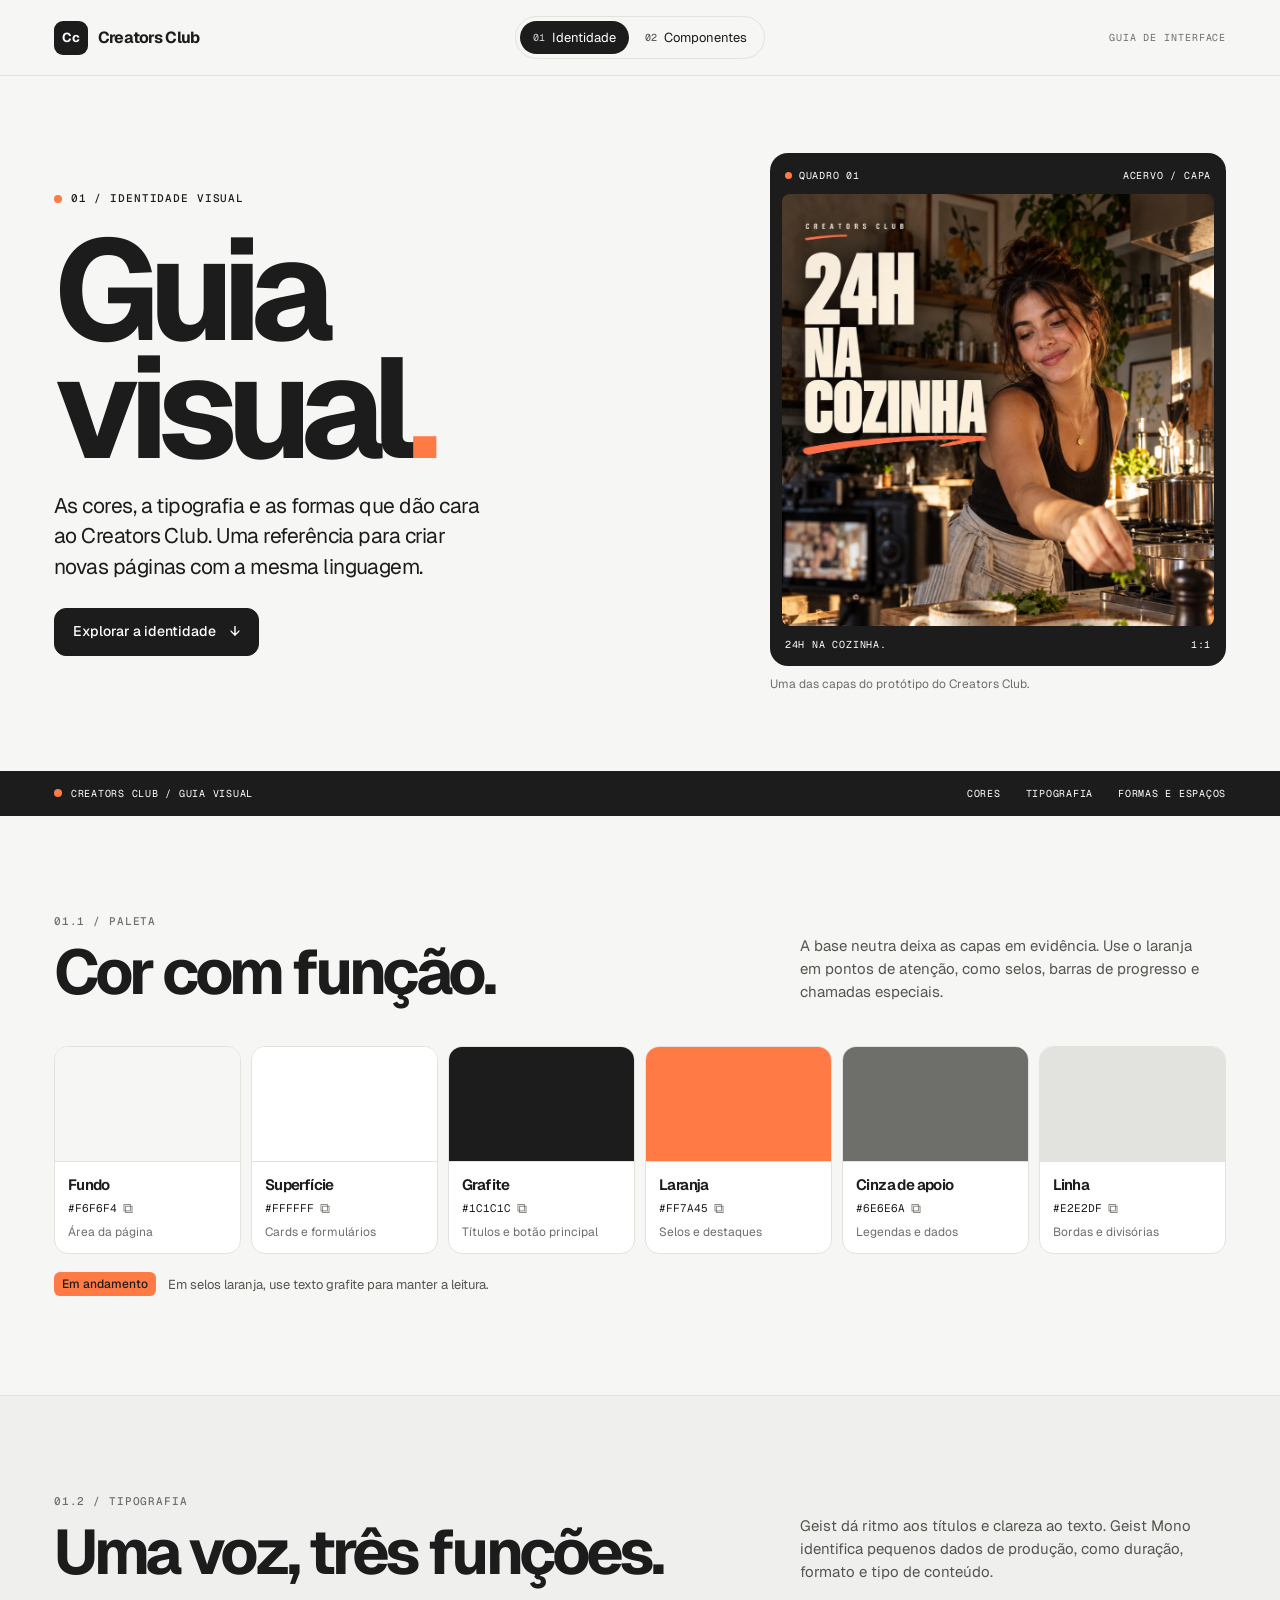
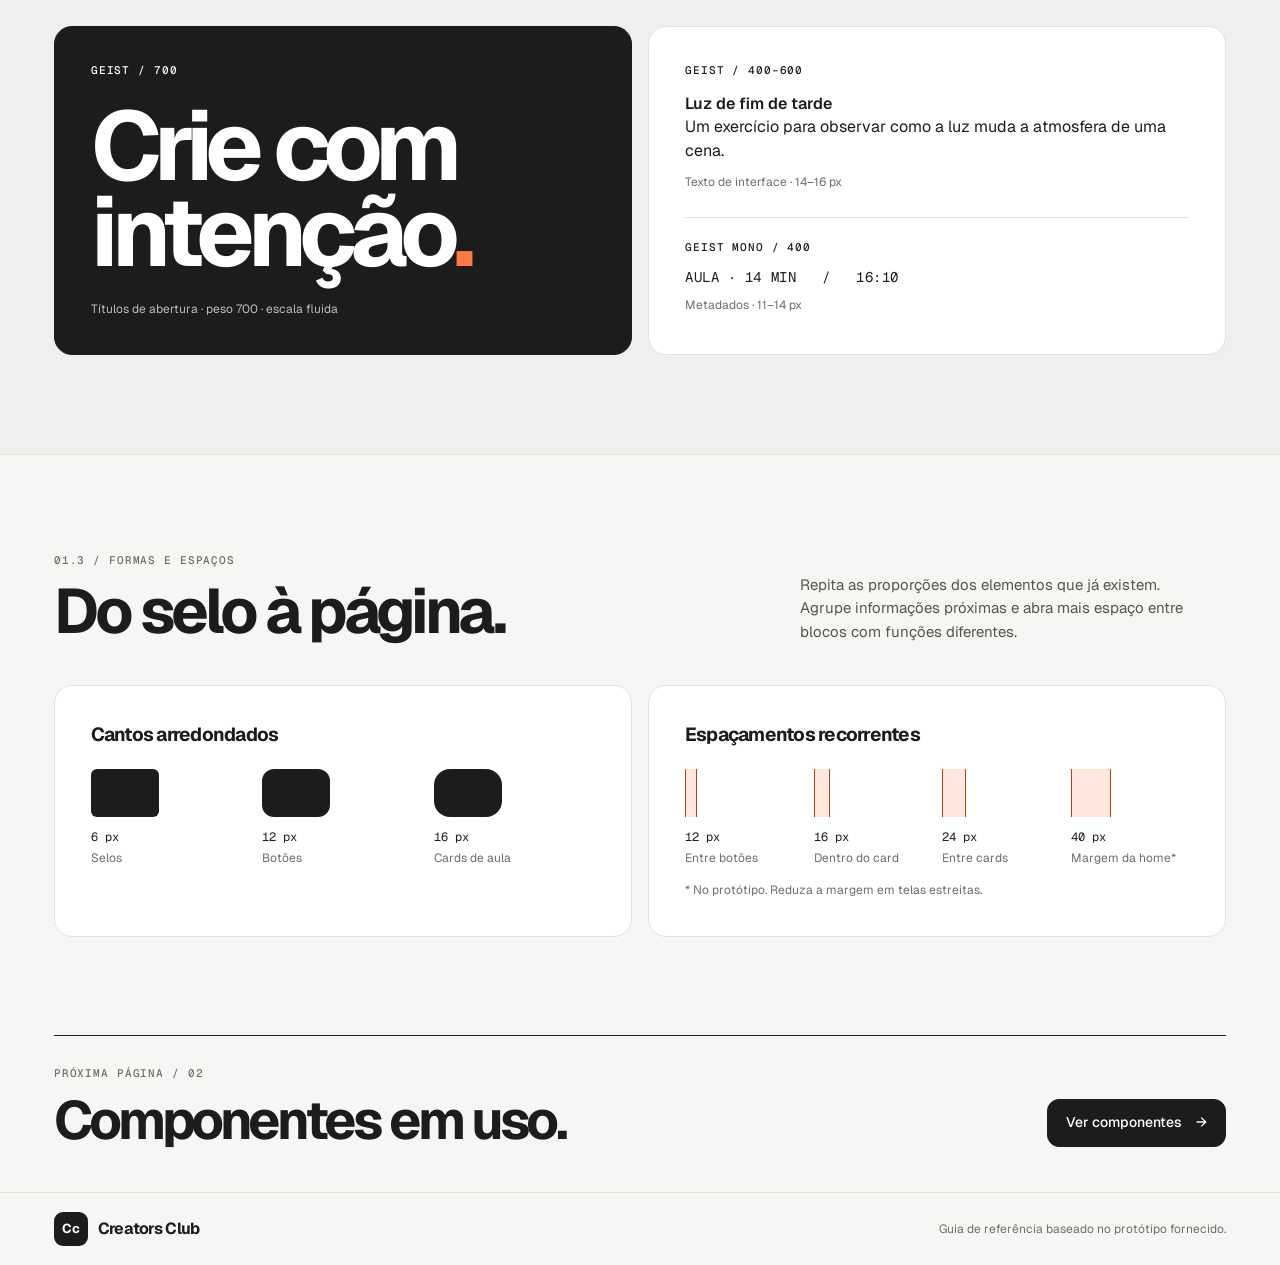
<file: creators-club-identidade-visual/index.html>
<!doctype html>
<html lang="pt-BR">
<head>
  <meta charset="utf-8">
  <meta name="viewport" content="width=device-width, initial-scale=1">
  <title>Creators Club identidade visual</title>
  <link rel="canonical" href="https://raipp.com.br/creators-club-identidade-visual/">
  <meta name="description" content="Guia visual do Creators Club com paleta de cores, tipografia Geist, espaçamentos e exemplos de componentes do protótipo.">
  <meta property="og:type" content="website">
  <meta property="og:locale" content="pt_BR">
  <meta property="og:site_name" content="Raipp">
  <meta property="og:title" content="Creators Club identidade visual">
  <meta property="og:description" content="Guia visual do Creators Club com paleta de cores, tipografia Geist, espaçamentos e exemplos de componentes do protótipo.">
  <meta property="og:url" content="https://raipp.com.br/creators-club-identidade-visual/">
  <meta property="og:image" content="https://raipp.com.br/creators-club-identidade-visual/assets/errei-a-cor.jpg">
  <meta property="og:image:type" content="image/jpeg">
  <meta property="og:image:width" content="920">
  <meta property="og:image:height" content="517">
  <meta property="og:image:alt" content="Capa do Creators Club com o título Errei a cor. Acertei o clima.">
  <meta name="twitter:card" content="summary_large_image">
  <meta name="twitter:title" content="Creators Club identidade visual">
  <meta name="twitter:description" content="Guia visual do Creators Club com paleta de cores, tipografia Geist, espaçamentos e exemplos de componentes do protótipo.">
  <meta name="twitter:image" content="https://raipp.com.br/creators-club-identidade-visual/assets/errei-a-cor.jpg">
  <meta name="twitter:image:alt" content="Capa do Creators Club com o título Errei a cor. Acertei o clima.">
  <link rel="preconnect" href="https://fonts.googleapis.com">
  <link rel="preconnect" href="https://fonts.gstatic.com" crossorigin>
  <link href="https://fonts.googleapis.com/css2?family=Geist:wght@400;500;600;700&family=Geist+Mono:wght@400;500&display=swap" rel="stylesheet">
  <link rel="stylesheet" href="guia.css">
  <script src="guia.js" defer></script>
</head>
<body>
  <a class="skip-link" href="#conteudo">Ir para o conteúdo</a>
  <header class="site-header">
    <div class="shell header-inner">
      <a class="brand" href="./"><span class="brand-mark" aria-hidden="true">Cc</span>Creators Club</a>
      <nav class="page-nav" aria-label="Páginas do guia">
        <a href="./" aria-current="page" data-cta="creators_club_identidade_visual"><span class="nav-index">01</span> Identidade</a>
        <a href="componentes/" data-cta="creators_club_componentes"><span class="nav-index">02</span> Componentes</a>
      </nav>
      <span class="header-note mono">Guia de interface</span>
    </div>
  </header>

  <main id="conteudo">
    <section class="shell hero" aria-labelledby="titulo">
      <div class="hero-content">
        <p class="kicker"><span class="rec-dot" aria-hidden="true"></span> 01 / Identidade visual</p>
        <h1 id="titulo">Guia<br>visual<span class="orange">.</span></h1>
        <p class="hero-copy">As cores, a tipografia e as formas que dão cara ao Creators Club. Uma referência para criar novas páginas com a mesma linguagem.</p>
        <a class="action primary" href="#cores">Explorar a identidade <span aria-hidden="true">↓</span></a>
      </div>
      <figure class="hero-figure">
        <div class="film-frame">
          <div class="film-meta mono"><span><i class="rec-dot"></i> Quadro 01</span><span>Acervo / capa</span></div>
          <img src="assets/24h-na-cozinha.jpg" alt="Jovem criadora preparando uma receita diante de uma câmera na capa 24h na cozinha." width="960" height="1200" fetchpriority="high" style="object-position: center top">
          <div class="film-meta mono"><span>24h na cozinha.</span><span aria-hidden="true">1:1</span></div>
        </div>
        <figcaption>Uma das capas do protótipo do Creators Club.</figcaption>
      </figure>
    </section>

    <div class="chapter-band">
      <div class="shell chapter-inner mono">
        <span><span class="rec-dot" aria-hidden="true"></span> Creators Club / Guia visual</span>
        <nav aria-label="Nesta página"><a href="#cores">Cores</a><a href="#tipografia">Tipografia</a><a href="#formas">Formas e espaços</a></nav>
      </div>
    </div>

    <section class="shell section" id="cores" aria-labelledby="titulo-cores">
      <div class="section-head">
        <div><p class="kicker">01.1 / Paleta</p><h2 id="titulo-cores">Cor com função.</h2></div>
        <p>A base neutra deixa as capas em evidência. Use o laranja em pontos de atenção, como selos, barras de progresso e chamadas especiais.</p>
      </div>
      <ul class="swatch-grid" aria-label="Cores usadas no protótipo">
        <li class="swatch" style="--swatch:#F6F6F4"><span class="swatch-color" aria-hidden="true"></span><div><h3>Fundo</h3><button class="copy-color mono" type="button" data-color="#F6F6F4" aria-label="Copiar cor Fundo, #F6F6F4">#F6F6F4 <span aria-hidden="true">⧉</span></button><p>Área da página</p></div></li>
        <li class="swatch" style="--swatch:#FFFFFF"><span class="swatch-color" aria-hidden="true"></span><div><h3>Superfície</h3><button class="copy-color mono" type="button" data-color="#FFFFFF" aria-label="Copiar cor Superfície, #FFFFFF">#FFFFFF <span aria-hidden="true">⧉</span></button><p>Cards e formulários</p></div></li>
        <li class="swatch" style="--swatch:#1C1C1C"><span class="swatch-color" aria-hidden="true"></span><div><h3>Grafite</h3><button class="copy-color mono" type="button" data-color="#1C1C1C" aria-label="Copiar cor Grafite, #1C1C1C">#1C1C1C <span aria-hidden="true">⧉</span></button><p>Títulos e botão principal</p></div></li>
        <li class="swatch" style="--swatch:#FF7A45"><span class="swatch-color" aria-hidden="true"></span><div><h3>Laranja</h3><button class="copy-color mono" type="button" data-color="#FF7A45" aria-label="Copiar cor Laranja, #FF7A45">#FF7A45 <span aria-hidden="true">⧉</span></button><p>Selos e destaques</p></div></li>
        <li class="swatch" style="--swatch:#6E6E6A"><span class="swatch-color" aria-hidden="true"></span><div><h3>Cinza de apoio</h3><button class="copy-color mono" type="button" data-color="#6E6E6A" aria-label="Copiar cor Cinza de apoio, #6E6E6A">#6E6E6A <span aria-hidden="true">⧉</span></button><p>Legendas e dados</p></div></li>
        <li class="swatch" style="--swatch:#E2E2DF"><span class="swatch-color" aria-hidden="true"></span><div><h3>Linha</h3><button class="copy-color mono" type="button" data-color="#E2E2DF" aria-label="Copiar cor Linha, #E2E2DF">#E2E2DF <span aria-hidden="true">⧉</span></button><p>Bordas e divisórias</p></div></li>
      </ul>
      <div class="usage-line"><span class="badge accent">Em andamento</span><p>Em selos laranja, use texto grafite para manter a leitura.</p></div>
    </section>

    <section class="section section-tinted" id="tipografia" aria-labelledby="titulo-tipo">
      <div class="shell">
        <div class="section-head">
          <div><p class="kicker">01.2 / Tipografia</p><h2 id="titulo-tipo">Uma voz, três funções.</h2></div>
          <p>Geist dá ritmo aos títulos e clareza ao texto. Geist Mono identifica pequenos dados de produção, como duração, formato e tipo de conteúdo.</p>
        </div>
        <div class="type-grid">
          <div class="type-display">
            <p class="kicker">Geist / 700</p>
            <p class="display-sample">Crie com<br>intenção<span class="orange">.</span></p>
            <p class="spec-caption">Títulos de abertura · peso 700 · escala fluida</p>
          </div>
          <div class="type-stack">
            <div>
              <p class="kicker">Geist / 400–600</p>
              <p class="body-sample"><strong>Luz de fim de tarde</strong><br>Um exercício para observar como a luz muda a atmosfera de uma cena.</p>
              <p class="spec-caption">Texto de interface · 14–16 px</p>
            </div>
            <div>
              <p class="kicker">Geist Mono / 400</p>
              <p class="mono mono-sample">AULA · 14 MIN &nbsp; / &nbsp; 16:10</p>
              <p class="spec-caption">Metadados · 11–14 px</p>
            </div>
          </div>
        </div>
      </div>
    </section>

    <section class="shell section" id="formas" aria-labelledby="titulo-formas">
      <div class="section-head">
        <div><p class="kicker">01.3 / Formas e espaços</p><h2 id="titulo-formas">Do selo à página.</h2></div>
        <p>Repita as proporções dos elementos que já existem. Agrupe informações próximas e abra mais espaço entre blocos com funções diferentes.</p>
      </div>
      <div class="structure-grid">
        <article class="structure-panel">
          <h3>Cantos arredondados</h3>
          <div class="radius-samples">
            <div><span class="radius-shape radius-small"></span><strong>6 px</strong><small>Selos</small></div>
            <div><span class="radius-shape radius-medium"></span><strong>12 px</strong><small>Botões</small></div>
            <div><span class="radius-shape radius-large"></span><strong>16 px</strong><small>Cards de aula</small></div>
          </div>
        </article>
        <article class="structure-panel">
          <h3>Espaçamentos recorrentes</h3>
          <div class="spacing-samples">
            <div><span style="--size:12px"></span><strong>12 px</strong><small>Entre botões</small></div>
            <div><span style="--size:16px"></span><strong>16 px</strong><small>Dentro do card</small></div>
            <div><span style="--size:24px"></span><strong>24 px</strong><small>Entre cards</small></div>
            <div><span style="--size:40px"></span><strong>40 px</strong><small>Margem da home*</small></div>
          </div>
          <p class="spec-caption">* No protótipo. Reduza a margem em telas estreitas.</p>
        </article>
      </div>
    </section>

    <div class="shell page-turn">
      <div><p class="kicker">Próxima página / 02</p><h2>Componentes em uso.</h2></div>
      <a class="action primary" href="componentes/" data-cta="creators_club_componentes">Ver componentes <span aria-hidden="true">→</span></a>
    </div>
  </main>
  <footer class="site-footer">
    <div class="shell footer-inner"><span class="brand"><span class="brand-mark" aria-hidden="true">Cc</span>Creators Club</span><span>Guia de referência baseado no protótipo fornecido.</span></div>
  </footer>
  <p class="toast" role="status" aria-live="polite"></p>
</body>
</html>
</file>
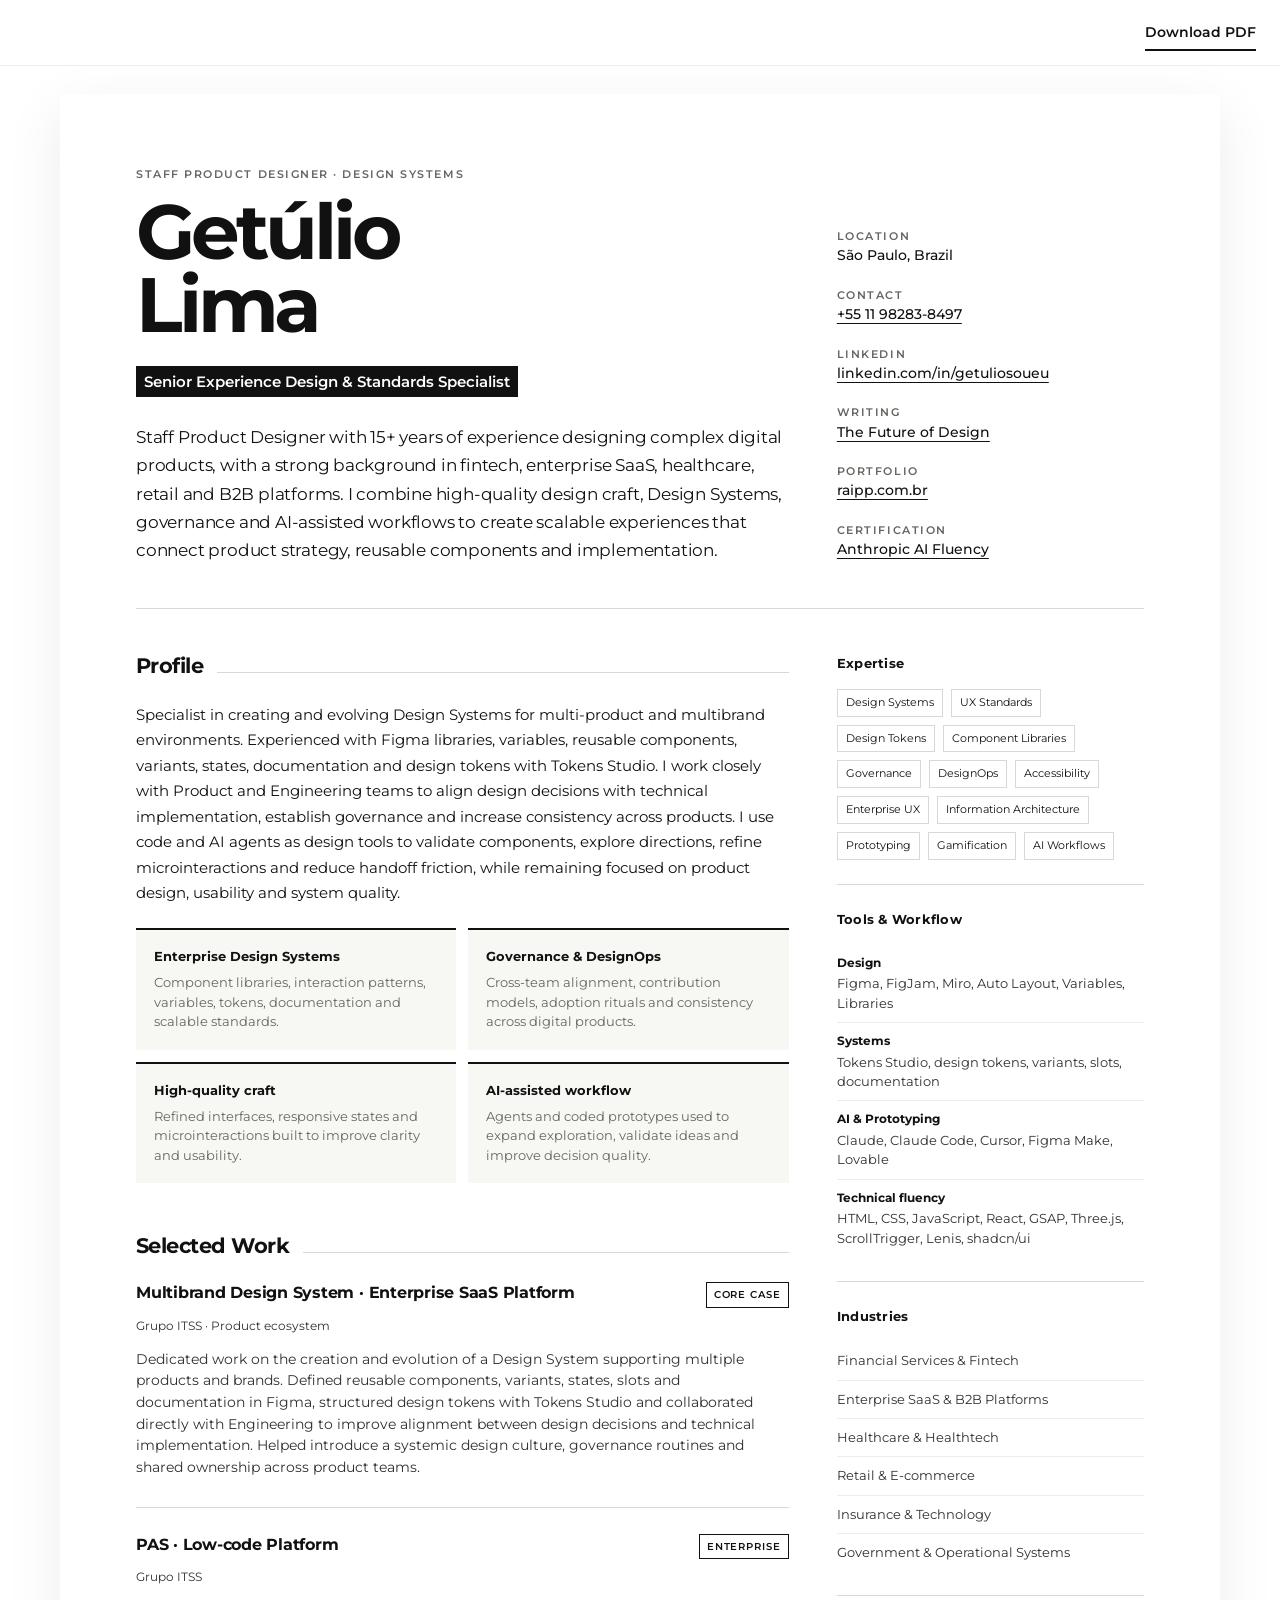
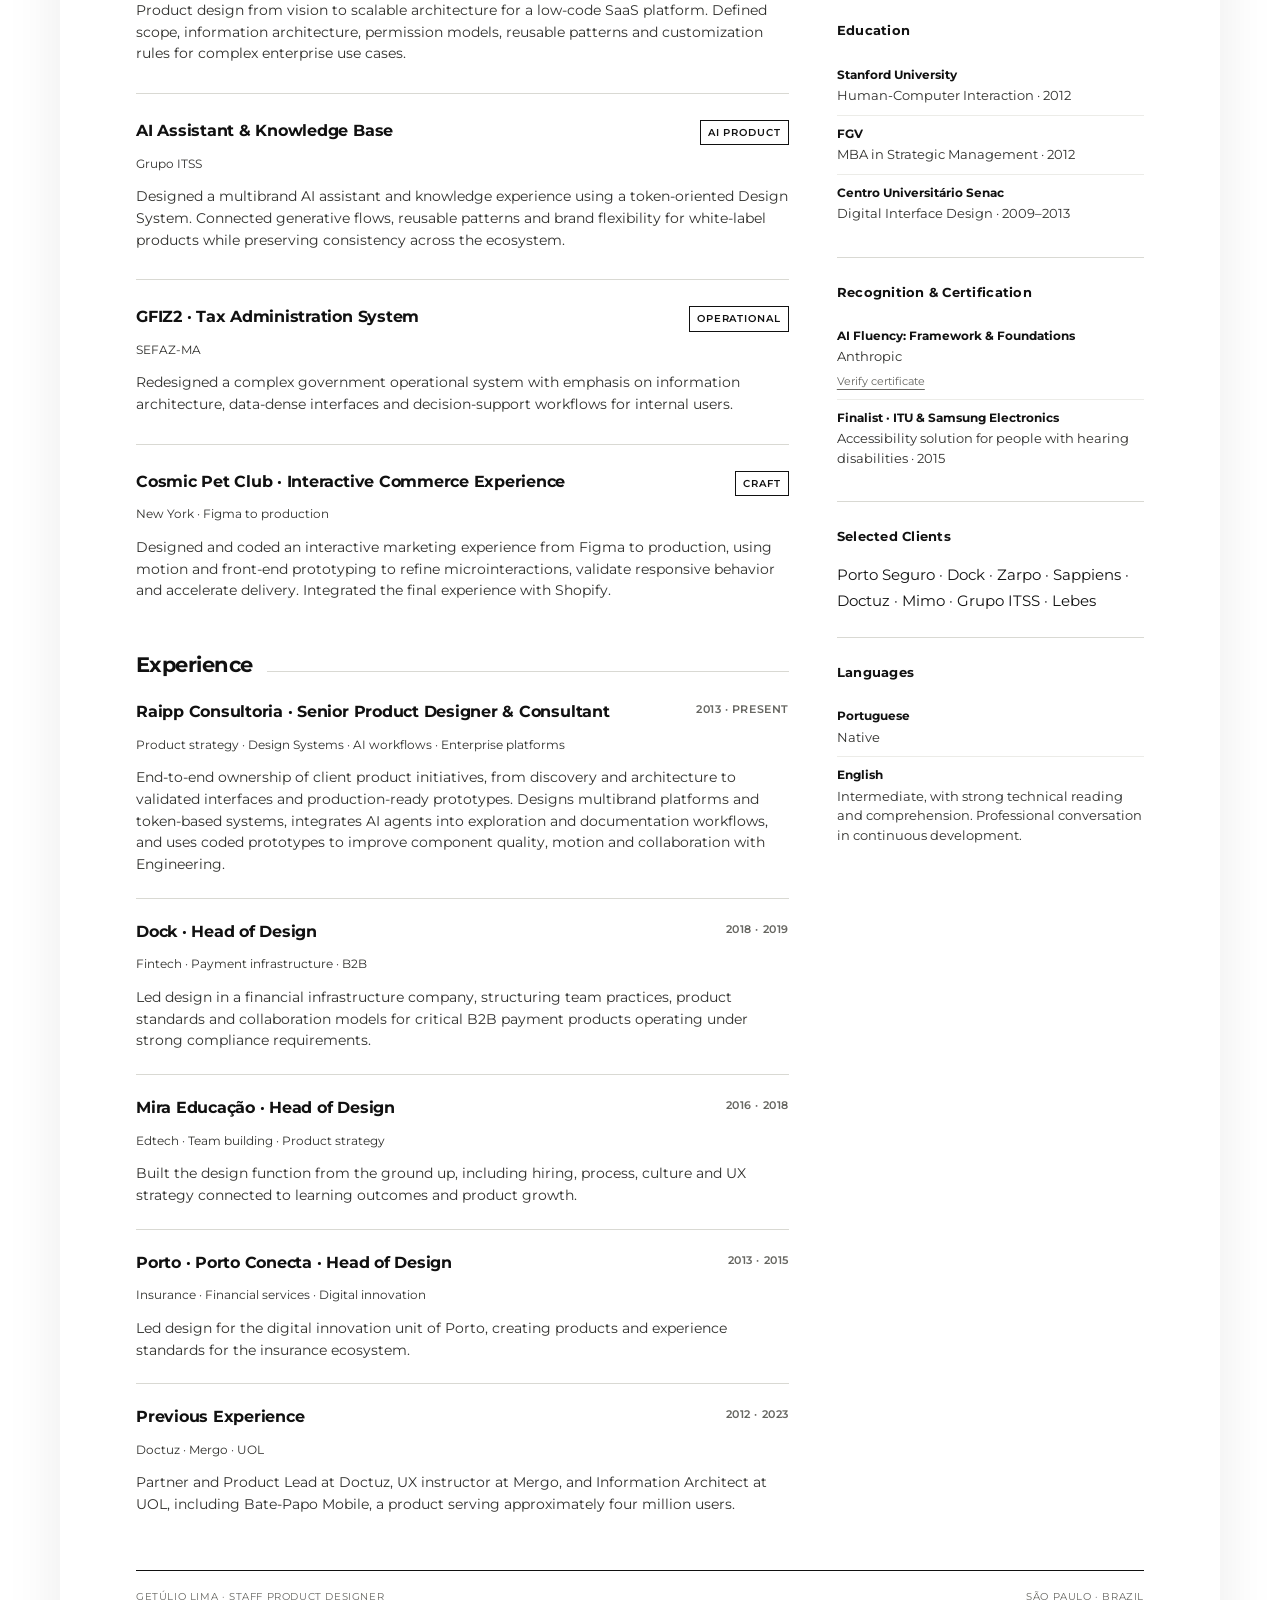
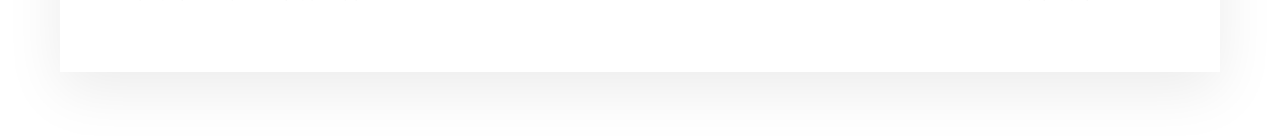
<file: cv26/index.html>
<!DOCTYPE html>
<html lang="en">
<head>
  <meta charset="utf-8" />
  <meta name="viewport" content="width=device-width, initial-scale=1" />
  <title>Getúlio Lima · Senior Experience Design & Standards Specialist</title>
  <meta name="description" content="Getúlio Lima — Staff Product Designer and Design Systems Specialist." />

  <link rel="preconnect" href="https://fonts.googleapis.com">
  <link rel="preconnect" href="https://fonts.gstatic.com" crossorigin>
  <link href="https://fonts.googleapis.com/css2?family=Montserrat:wght@400;500;600;700&display=swap" rel="stylesheet">

  <style>
    :root {
      --bg: #ffffff;
      --paper: #ffffff;
      --ink: #111111;
      --muted: #666661;
      --line: #d9d9d3;
      --soft: #f7f7f4;
      --max: 1160px;
    }

    * { box-sizing: border-box; }

    html {
      scroll-behavior: smooth;
      background: var(--bg);
    }

    body {
      margin: 0;
      color: var(--ink);
      background: var(--bg);
      font-family: "Montserrat", Arial, sans-serif;
      font-size: 14px;
      line-height: 1.55;
      -webkit-font-smoothing: antialiased;
      text-rendering: optimizeLegibility;
    }

    a {
      color: inherit;
      text-decoration-thickness: 1px;
      text-underline-offset: 4px;
    }

    a:hover { text-decoration-thickness: 2px; }

    .toolbar {
      position: sticky;
      top: 0;
      z-index: 10;
      display: flex;
      justify-content: flex-end;
      padding: 14px 24px;
      background: rgba(255, 255, 255, 0.94);
      backdrop-filter: blur(10px);
      border-bottom: 1px solid rgba(17,17,17,.08);
    }

    .print-button {
      appearance: none;
      border: 0;
      border-bottom: 2px solid var(--ink);
      padding: 8px 0 5px;
      background: transparent;
      color: var(--ink);
      font: inherit;
      font-weight: 600;
      cursor: pointer;
    }

    .page {
      width: min(calc(100% - 32px), var(--max));
      margin: 28px auto 64px;
      background: var(--paper);
      box-shadow: 0 18px 55px rgba(0,0,0,.08);
    }

    .inner { padding: 72px 76px 68px; }

    .hero {
      display: grid;
      grid-template-columns: minmax(0, 1.7fr) minmax(250px, .8fr);
      gap: 48px;
      padding-bottom: 44px;
      border-bottom: 1px solid var(--line);
    }

    .eyebrow,
    .section-kicker,
    .meta-label {
      margin: 0 0 12px;
      color: var(--muted);
      font-size: 11px;
      font-weight: 600;
      letter-spacing: .14em;
      text-transform: uppercase;
    }

    h1 {
      margin: 0;
      font-size: clamp(46px, 6vw, 78px);
      line-height: .96;
      letter-spacing: -.055em;
      font-weight: 700;
    }

    .role {
      display: inline-block;
      margin-top: 24px;
      padding: 6px 8px 5px;
      color: #fff;
      background: #111;
      font-size: 15px;
      font-weight: 600;
      line-height: 1.35;
    }

    .intro {
      max-width: 760px;
      margin: 26px 0 0;
      font-size: 17px;
      line-height: 1.65;
      letter-spacing: -.012em;
    }

    .contact {
      align-self: end;
      display: grid;
      gap: 20px;
      padding-bottom: 3px;
    }

    .contact-item p {
      margin: 0;
      color: var(--muted);
    }

    .contact-item a,
    .contact-item strong {
      color: var(--ink);
      font-weight: 500;
    }

    .grid {
      display: grid;
      grid-template-columns: minmax(0, 1.7fr) minmax(250px, .8fr);
      gap: 48px;
    }

    .main,
    .side { min-width: 0; }

    .section {
      padding-top: 44px;
    }

    .section + .section {
      margin-top: 6px;
    }

    .section-title {
      display: flex;
      align-items: baseline;
      gap: 14px;
      margin: 0 0 24px;
      font-size: 21px;
      line-height: 1.2;
      letter-spacing: -.025em;
    }

    .section-title::after {
      content: "";
      flex: 1;
      height: 1px;
      background: var(--line);
    }

    .summary {
      margin: 0;
      font-size: 15px;
      line-height: 1.7;
    }

    .highlights {
      display: grid;
      grid-template-columns: repeat(2, minmax(0, 1fr));
      gap: 12px;
      margin-top: 22px;
    }

    .highlight {
      min-height: 118px;
      padding: 18px;
      background: var(--soft);
      border-top: 2px solid var(--ink);
    }

    .highlight strong {
      display: block;
      margin-bottom: 8px;
      font-size: 13px;
      line-height: 1.35;
    }

    .highlight p {
      margin: 0;
      color: var(--muted);
      font-size: 12.5px;
      line-height: 1.55;
    }

    .case {
      padding: 26px 0 28px;
      border-bottom: 1px solid var(--line);
    }

    .case:first-of-type { padding-top: 0; }

    .case:last-child {
      padding-bottom: 0;
      border-bottom: 0;
    }

    .case-header {
      display: grid;
      grid-template-columns: 1fr auto;
      gap: 20px;
      align-items: start;
    }

    .case h3,
    .experience h3 {
      margin: 0;
      font-size: 16px;
      line-height: 1.35;
      letter-spacing: -.015em;
    }

    .case-sub,
    .experience-meta {
      margin: 4px 0 0;
      color: var(--muted);
      font-size: 12px;
    }

    .case-tag {
      padding: 4px 7px;
      border: 1px solid var(--ink);
      font-size: 10px;
      font-weight: 600;
      letter-spacing: .09em;
      text-transform: uppercase;
      white-space: nowrap;
    }

    .case p,
    .experience p {
      margin: 13px 0 0;
      color: #30302d;
    }

    .experience {
      padding: 22px 0;
      border-bottom: 1px solid var(--line);
    }

    .experience:first-of-type { padding-top: 0; }

    .experience:last-child {
      padding-bottom: 0;
      border-bottom: 0;
    }

    .experience-head {
      display: grid;
      grid-template-columns: 1fr auto;
      gap: 18px;
      align-items: start;
    }

    .period {
      color: var(--muted);
      font-size: 11px;
      font-weight: 600;
      letter-spacing: .05em;
      text-transform: uppercase;
      white-space: nowrap;
    }

    .side-block {
      padding: 24px 0;
      border-bottom: 1px solid var(--line);
    }

    .side-block:first-child { padding-top: 44px; }

    .side-block:last-child {
      border-bottom: 0;
      padding-bottom: 0;
    }

    .side-block h3 {
      margin: 0 0 16px;
      font-size: 13px;
      letter-spacing: .02em;
    }

    .stack {
      display: flex;
      flex-wrap: wrap;
      gap: 8px;
    }

    .pill {
      padding: 6px 8px;
      border: 1px solid var(--line);
      background: #fff;
      font-size: 11px;
      line-height: 1.25;
    }

    .side-list {
      list-style: none;
      padding: 0;
      margin: 0;
    }

    .side-list li {
      padding: 9px 0;
      border-bottom: 1px solid #ecece8;
      color: #30302d;
      font-size: 12.5px;
    }

    .side-list li:last-child { border-bottom: 0; }

    .side-list strong {
      display: block;
      margin-bottom: 2px;
      color: var(--ink);
      font-size: 12px;
    }

    .cert {
      display: block;
      margin-top: 6px;
      color: var(--muted);
      font-size: 11px;
    }

    .footer {
      margin-top: 54px;
      padding-top: 18px;
      border-top: 1px solid var(--ink);
      display: flex;
      justify-content: space-between;
      gap: 24px;
      color: var(--muted);
      font-size: 10px;
      letter-spacing: .06em;
      text-transform: uppercase;
    }

    @media (max-width: 820px) {
      .inner { padding: 48px 30px; }

      .hero,
      .grid {
        grid-template-columns: 1fr;
        gap: 28px;
      }

      .contact { grid-template-columns: repeat(2, minmax(0, 1fr)); }

      .highlights { grid-template-columns: 1fr; }

      .side-block:first-child { padding-top: 6px; }
    }

    @media (max-width: 520px) {
      .page {
        width: 100%;
        margin: 0;
        box-shadow: none;
      }

      .toolbar { padding: 12px 18px; }

      .inner { padding: 42px 22px; }

      .contact { grid-template-columns: 1fr; }

      .case-header,
      .experience-head {
        grid-template-columns: 1fr;
      }

      .period,
      .case-tag { justify-self: start; }
    }

    @page {
      size: A4;
      margin: 12mm;
    }

    @media print {
      html,
      body { background: #fff; }

      body {
        font-size: 11px;
        line-height: 1.43;
      }

      .toolbar { display: none; }

      .page {
        width: auto;
        margin: 0;
        box-shadow: none;
      }

      .inner { padding: 0; }

      h1 { font-size: 40px; }

      .hero {
        grid-template-columns: 1.55fr .75fr;
        gap: 30px;
        padding-bottom: 24px;
      }

      .intro {
        margin-top: 16px;
        font-size: 12.2px;
        line-height: 1.5;
      }

      .role {
        margin-top: 16px;
        font-size: 11px;
      }

      .grid {
        grid-template-columns: 1.55fr .75fr;
        gap: 30px;
      }

      .section { padding-top: 24px; }

      .section-title {
        margin-bottom: 14px;
        font-size: 15px;
      }

      .summary {
        font-size: 10.5px;
        line-height: 1.55;
      }

      .highlights {
        gap: 8px;
        margin-top: 14px;
      }

      .highlight {
        min-height: auto;
        padding: 11px;
      }

      .highlight strong { font-size: 9.5px; }
      .highlight p { font-size: 8.8px; }

      .case {
        padding: 13px 0 15px;
        break-inside: avoid;
      }

      .case h3,
      .experience h3 { font-size: 11.5px; }

      .case p,
      .experience p {
        margin-top: 7px;
        font-size: 9.2px;
        line-height: 1.45;
      }

      .case-sub,
      .experience-meta { font-size: 8.3px; }

      .experience {
        padding: 12px 0;
        break-inside: avoid;
      }

      .side-block {
        padding: 15px 0;
        break-inside: avoid;
      }

      .side-block:first-child { padding-top: 24px; }
      .side-block h3 { margin-bottom: 9px; font-size: 9.5px; }

      .pill {
        padding: 4px 6px;
        font-size: 7.8px;
      }

      .side-list li {
        padding: 5px 0;
        font-size: 8.4px;
      }

      .side-list strong { font-size: 8.5px; }
      .cert { font-size: 7.5px; }

      .footer { margin-top: 24px; font-size: 7px; }

      a {
        text-decoration: none;
      }
    }
  </style>
</head>

<body>
  <div class="toolbar">
    <button class="print-button" onclick="window.print()">Download PDF</button>
  </div>

  <main class="page">
    <div class="inner">
      <header class="hero">
        <div>
          <p class="eyebrow">Staff Product Designer · Design Systems</p>
          <h1>Getúlio<br>Lima</h1>
          <div class="role">Senior Experience Design &amp; Standards Specialist</div>

          <p class="intro">
            Staff Product Designer with 15+ years of experience designing complex digital products,
            with a strong background in fintech, enterprise SaaS, healthcare, retail and B2B platforms.
            I combine high-quality design craft, Design Systems, governance and AI-assisted workflows
            to create scalable experiences that connect product strategy, reusable components and implementation.
          </p>
        </div>

        <aside class="contact" aria-label="Contact information">
          <div class="contact-item">
            <p class="meta-label">Location</p>
            <strong>São Paulo, Brazil</strong>
          </div>

          <div class="contact-item">
            <p class="meta-label">Contact</p>
            <a href="tel:+5511982838497">+55 11 98283-8497</a>
          </div>

          <div class="contact-item">
            <p class="meta-label">LinkedIn</p>
            <a href="https://www.linkedin.com/in/getuliosoueu/" target="_blank" rel="noreferrer">
              linkedin.com/in/getuliosoueu
            </a>
          </div>

          <div class="contact-item">
            <p class="meta-label">Writing</p>
            <a href="https://substack.com/@getuliosoueu" target="_blank" rel="noreferrer">
              The Future of Design
            </a>
          </div>

          <div class="contact-item">
            <p class="meta-label">Portfolio</p>
            <a href="https://www.raipp.com.br/" target="_blank" rel="noreferrer">
              raipp.com.br
            </a>
          </div>

          <div class="contact-item">
            <p class="meta-label">Certification</p>
            <a href="https://verify.skilljar.com/c/654gygsrny8g" target="_blank" rel="noreferrer">
              Anthropic AI Fluency
            </a>
          </div>
        </aside>
      </header>

      <div class="grid">
        <div class="main">
          <section class="section">
            <h2 class="section-title">Profile</h2>
            <p class="summary">
              Specialist in creating and evolving Design Systems for multi-product and multibrand environments.
              Experienced with Figma libraries, variables, reusable components, variants, states, documentation
              and design tokens with Tokens Studio. I work closely with Product and Engineering teams to align
              design decisions with technical implementation, establish governance and increase consistency across
              products. I use code and AI agents as design tools to validate components, explore directions,
              refine microinteractions and reduce handoff friction, while remaining focused on product design,
              usability and system quality.
            </p>

            <div class="highlights">
              <div class="highlight">
                <strong>Enterprise Design Systems</strong>
                <p>Component libraries, interaction patterns, variables, tokens, documentation and scalable standards.</p>
              </div>

              <div class="highlight">
                <strong>Governance &amp; DesignOps</strong>
                <p>Cross-team alignment, contribution models, adoption rituals and consistency across digital products.</p>
              </div>

              <div class="highlight">
                <strong>High-quality craft</strong>
                <p>Refined interfaces, responsive states and microinteractions built to improve clarity and usability.</p>
              </div>

              <div class="highlight">
                <strong>AI-assisted workflow</strong>
                <p>Agents and coded prototypes used to expand exploration, validate ideas and improve decision quality.</p>
              </div>
            </div>
          </section>

          <section class="section">
            <h2 class="section-title">Selected Work</h2>

            <article class="case">
              <div class="case-header">
                <div>
                  <h3>Multibrand Design System · Enterprise SaaS Platform</h3>
                  <p class="case-sub">Grupo ITSS · Product ecosystem</p>
                </div>
                <span class="case-tag">Core case</span>
              </div>
              <p>
                Dedicated work on the creation and evolution of a Design System supporting multiple products and brands.
                Defined reusable components, variants, states, slots and documentation in Figma, structured design tokens
                with Tokens Studio and collaborated directly with Engineering to improve alignment between design decisions
                and technical implementation. Helped introduce a systemic design culture, governance routines and shared
                ownership across product teams.
              </p>
            </article>

            <article class="case">
              <div class="case-header">
                <div>
                  <h3>PAS · Low-code Platform</h3>
                  <p class="case-sub">Grupo ITSS</p>
                </div>
                <span class="case-tag">Enterprise</span>
              </div>
              <p>
                Product design from vision to scalable architecture for a low-code SaaS platform. Defined scope,
                information architecture, permission models, reusable patterns and customization rules for complex
                enterprise use cases.
              </p>
            </article>

            <article class="case">
              <div class="case-header">
                <div>
                  <h3>AI Assistant &amp; Knowledge Base</h3>
                  <p class="case-sub">Grupo ITSS</p>
                </div>
                <span class="case-tag">AI product</span>
              </div>
              <p>
                Designed a multibrand AI assistant and knowledge experience using a token-oriented Design System.
                Connected generative flows, reusable patterns and brand flexibility for white-label products while
                preserving consistency across the ecosystem.
              </p>
            </article>

            <article class="case">
              <div class="case-header">
                <div>
                  <h3>GFIZ2 · Tax Administration System</h3>
                  <p class="case-sub">SEFAZ-MA</p>
                </div>
                <span class="case-tag">Operational</span>
              </div>
              <p>
                Redesigned a complex government operational system with emphasis on information architecture,
                data-dense interfaces and decision-support workflows for internal users.
              </p>
            </article>

            <article class="case">
              <div class="case-header">
                <div>
                  <h3>Cosmic Pet Club · Interactive Commerce Experience</h3>
                  <p class="case-sub">New York · Figma to production</p>
                </div>
                <span class="case-tag">Craft</span>
              </div>
              <p>
                Designed and coded an interactive marketing experience from Figma to production, using motion and
                front-end prototyping to refine microinteractions, validate responsive behavior and accelerate delivery.
                Integrated the final experience with Shopify.
              </p>
            </article>
          </section>

          <section class="section">
            <h2 class="section-title">Experience</h2>

            <article class="experience">
              <div class="experience-head">
                <div>
                  <h3>Raipp Consultoria · Senior Product Designer &amp; Consultant</h3>
                  <p class="experience-meta">Product strategy · Design Systems · AI workflows · Enterprise platforms</p>
                </div>
                <span class="period">2013 · Present</span>
              </div>
              <p>
                End-to-end ownership of client product initiatives, from discovery and architecture to validated
                interfaces and production-ready prototypes. Designs multibrand platforms and token-based systems,
                integrates AI agents into exploration and documentation workflows, and uses coded prototypes to improve
                component quality, motion and collaboration with Engineering.
              </p>
            </article>

            <article class="experience">
              <div class="experience-head">
                <div>
                  <h3>Dock · Head of Design</h3>
                  <p class="experience-meta">Fintech · Payment infrastructure · B2B</p>
                </div>
                <span class="period">2018 · 2019</span>
              </div>
              <p>
                Led design in a financial infrastructure company, structuring team practices, product standards and
                collaboration models for critical B2B payment products operating under strong compliance requirements.
              </p>
            </article>

            <article class="experience">
              <div class="experience-head">
                <div>
                  <h3>Mira Educação · Head of Design</h3>
                  <p class="experience-meta">Edtech · Team building · Product strategy</p>
                </div>
                <span class="period">2016 · 2018</span>
              </div>
              <p>
                Built the design function from the ground up, including hiring, process, culture and UX strategy connected
                to learning outcomes and product growth.
              </p>
            </article>

            <article class="experience">
              <div class="experience-head">
                <div>
                  <h3>Porto · Porto Conecta · Head of Design</h3>
                  <p class="experience-meta">Insurance · Financial services · Digital innovation</p>
                </div>
                <span class="period">2013 · 2015</span>
              </div>
              <p>
                Led design for the digital innovation unit of Porto, creating products and experience standards for the
                insurance ecosystem.
              </p>
            </article>

            <article class="experience">
              <div class="experience-head">
                <div>
                  <h3>Previous Experience</h3>
                  <p class="experience-meta">Doctuz · Mergo · UOL</p>
                </div>
                <span class="period">2012 · 2023</span>
              </div>
              <p>
                Partner and Product Lead at Doctuz, UX instructor at Mergo, and Information Architect at UOL,
                including Bate-Papo Mobile, a product serving approximately four million users.
              </p>
            </article>
          </section>
        </div>

        <aside class="side">
          <section class="side-block">
            <h3>Expertise</h3>
            <div class="stack">
              <span class="pill">Design Systems</span>
              <span class="pill">UX Standards</span>
              <span class="pill">Design Tokens</span>
              <span class="pill">Component Libraries</span>
              <span class="pill">Governance</span>
              <span class="pill">DesignOps</span>
              <span class="pill">Accessibility</span>
              <span class="pill">Enterprise UX</span>
              <span class="pill">Information Architecture</span>
              <span class="pill">Prototyping</span>
              <span class="pill">Gamification</span>
              <span class="pill">AI Workflows</span>
            </div>
          </section>

          <section class="side-block">
            <h3>Tools &amp; Workflow</h3>
            <ul class="side-list">
              <li><strong>Design</strong>Figma, FigJam, Miro, Auto Layout, Variables, Libraries</li>
              <li><strong>Systems</strong>Tokens Studio, design tokens, variants, slots, documentation</li>
              <li><strong>AI &amp; Prototyping</strong>Claude, Claude Code, Cursor, Figma Make, Lovable</li>
              <li><strong>Technical fluency</strong>HTML, CSS, JavaScript, React, GSAP, Three.js, ScrollTrigger, Lenis, shadcn/ui</li>
            </ul>
          </section>

          <section class="side-block">
            <h3>Industries</h3>
            <ul class="side-list">
              <li>Financial Services &amp; Fintech</li>
              <li>Enterprise SaaS &amp; B2B Platforms</li>
              <li>Healthcare &amp; Healthtech</li>
              <li>Retail &amp; E-commerce</li>
              <li>Insurance &amp; Technology</li>
              <li>Government &amp; Operational Systems</li>
            </ul>
          </section>

          <section class="side-block">
            <h3>Education</h3>
            <ul class="side-list">
              <li><strong>Stanford University</strong>Human-Computer Interaction · 2012</li>
              <li><strong>FGV</strong>MBA in Strategic Management · 2012</li>
              <li><strong>Centro Universitário Senac</strong>Digital Interface Design · 2009–2013</li>
            </ul>
          </section>

          <section class="side-block">
            <h3>Recognition &amp; Certification</h3>
            <ul class="side-list">
              <li>
                <strong>AI Fluency: Framework &amp; Foundations</strong>
                Anthropic
                <a class="cert" href="https://verify.skilljar.com/c/654gygsrny8g" target="_blank" rel="noreferrer">
                  Verify certificate
                </a>
              </li>
              <li>
                <strong>Finalist · ITU &amp; Samsung Electronics</strong>
                Accessibility solution for people with hearing disabilities · 2015
              </li>
            </ul>
          </section>

          <section class="side-block">
            <h3>Selected Clients</h3>
            <p class="summary">
              Porto Seguro · Dock · Zarpo · Sappiens · Doctuz · Mimo · Grupo ITSS · Lebes
            </p>
          </section>

          <section class="side-block">
            <h3>Languages</h3>
            <ul class="side-list">
              <li><strong>Portuguese</strong>Native</li>
              <li>
                <strong>English</strong>
                Intermediate, with strong technical reading and comprehension.
                Professional conversation in continuous development.
              </li>
            </ul>
          </section>
        </aside>
      </div>

      <footer class="footer">
        <span>Getúlio Lima · Staff Product Designer</span>
        <span>São Paulo · Brazil</span>
      </footer>
    </div>
  </main>
</body>
</html>
</file>
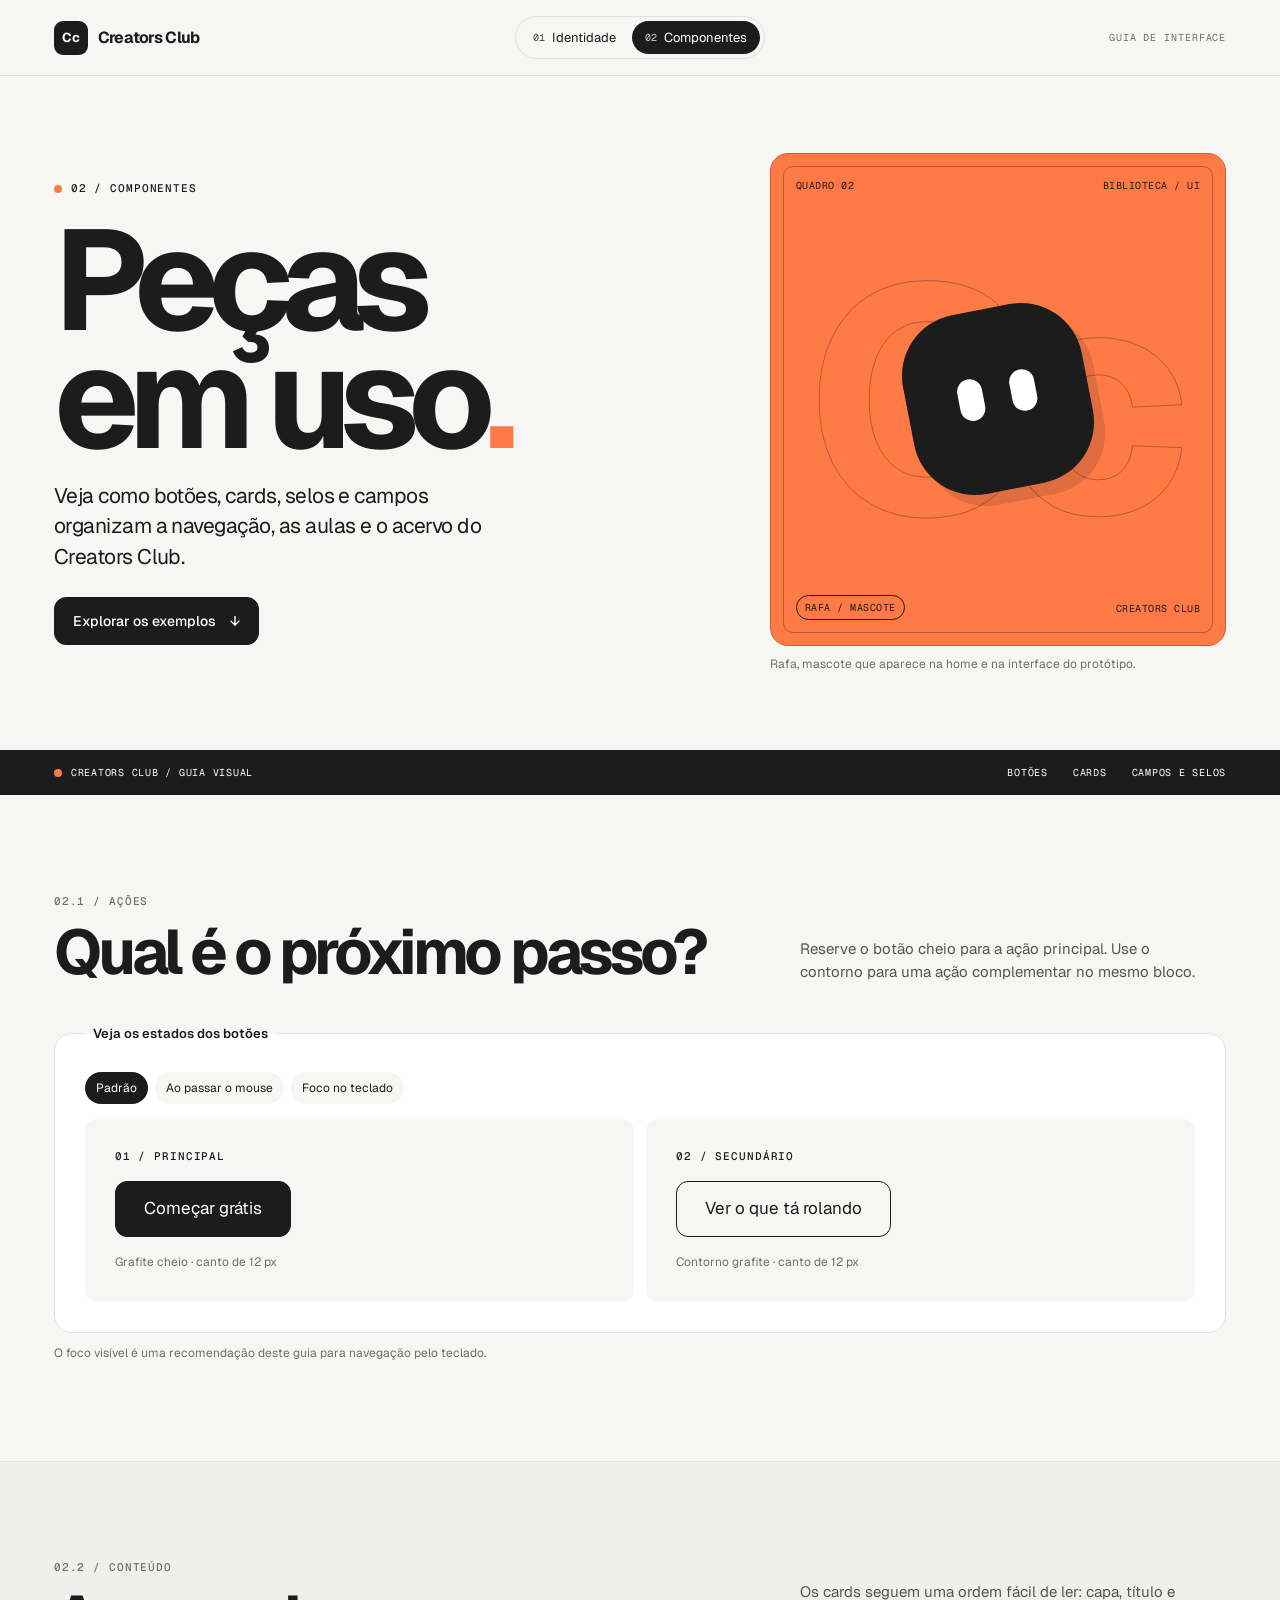
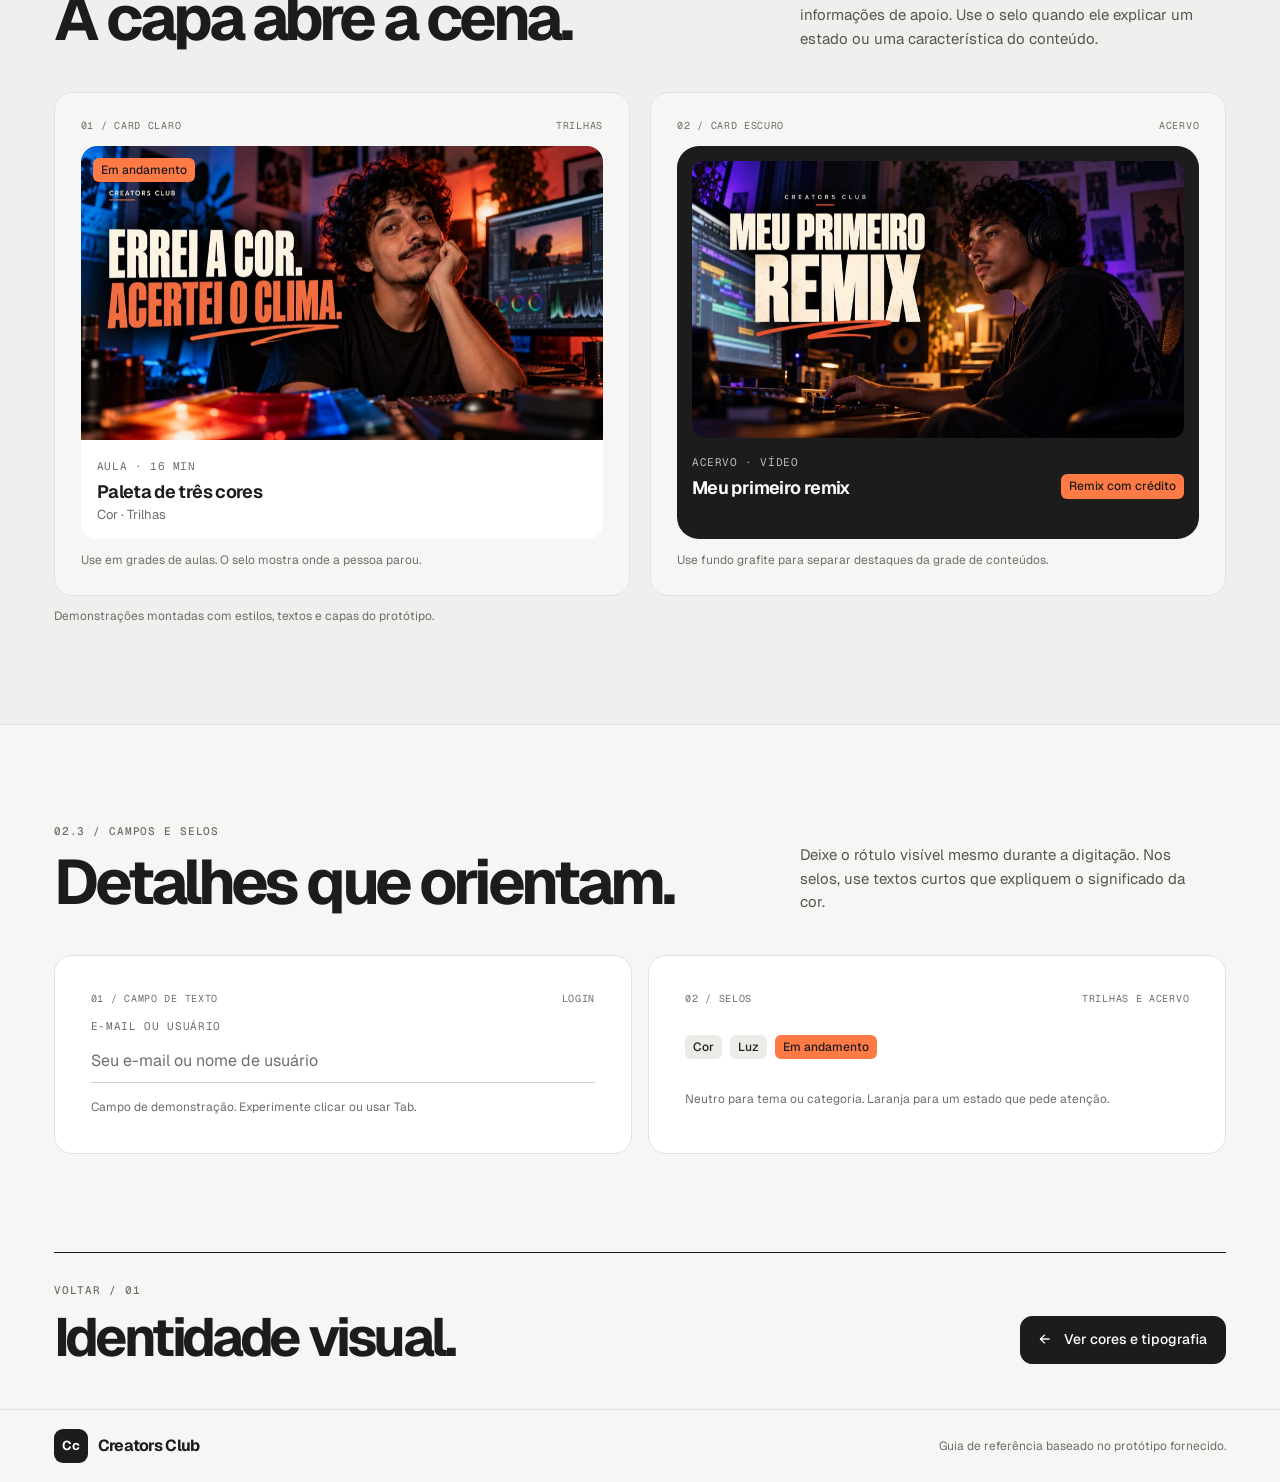
<file: creators-club-identidade-visual/componentes/index.html>
<!doctype html>
<html lang="pt-BR">
<head>
  <meta charset="utf-8">
  <meta name="viewport" content="width=device-width, initial-scale=1">
  <title>Componentes | Creators Club identidade visual</title>
  <link rel="canonical" href="https://raipp.com.br/creators-club-identidade-visual/componentes/">
  <meta name="description" content="Exemplos de botões, cards, selos e campos do Creators Club, com uma demonstração dos estados de interação.">
  <meta property="og:type" content="website">
  <meta property="og:locale" content="pt_BR">
  <meta property="og:site_name" content="Raipp">
  <meta property="og:title" content="Componentes | Creators Club identidade visual">
  <meta property="og:description" content="Exemplos de botões, cards, selos e campos do Creators Club, com uma demonstração dos estados de interação.">
  <meta property="og:url" content="https://raipp.com.br/creators-club-identidade-visual/componentes/">
  <meta property="og:image" content="https://raipp.com.br/creators-club-identidade-visual/assets/meu-primeiro-remix.jpg">
  <meta property="og:image:type" content="image/jpeg">
  <meta property="og:image:width" content="920">
  <meta property="og:image:height" content="517">
  <meta property="og:image:alt" content="Capa do Creators Club com o título Meu primeiro remix.">
  <meta name="twitter:card" content="summary_large_image">
  <meta name="twitter:title" content="Componentes | Creators Club identidade visual">
  <meta name="twitter:description" content="Exemplos de botões, cards, selos e campos do Creators Club, com uma demonstração dos estados de interação.">
  <meta name="twitter:image" content="https://raipp.com.br/creators-club-identidade-visual/assets/meu-primeiro-remix.jpg">
  <meta name="twitter:image:alt" content="Capa do Creators Club com o título Meu primeiro remix.">
  <link rel="preconnect" href="https://fonts.googleapis.com">
  <link rel="preconnect" href="https://fonts.gstatic.com" crossorigin>
  <link href="https://fonts.googleapis.com/css2?family=Geist:wght@400;500;600;700&family=Geist+Mono:wght@400;500&display=swap" rel="stylesheet">
  <link rel="stylesheet" href="../guia.css">
</head>
<body>
  <a class="skip-link" href="#conteudo">Ir para o conteúdo</a>
  <header class="site-header">
    <div class="shell header-inner">
      <a class="brand" href="../" data-cta="creators_club_identidade_visual"><span class="brand-mark" aria-hidden="true">Cc</span>Creators Club</a>
      <nav class="page-nav" aria-label="Páginas do guia">
        <a href="../" data-cta="creators_club_identidade_visual"><span class="nav-index">01</span> Identidade</a>
        <a href="./" aria-current="page"><span class="nav-index">02</span> Componentes</a>
      </nav>
      <span class="header-note mono">Guia de interface</span>
    </div>
  </header>

  <main id="conteudo">
    <section class="shell hero components-hero" aria-labelledby="titulo">
      <div class="hero-content">
        <p class="kicker"><span class="rec-dot" aria-hidden="true"></span> 02 / Componentes</p>
        <h1 id="titulo">Peças<br>em uso<span class="orange">.</span></h1>
        <p class="hero-copy">Veja como botões, cards, selos e campos organizam a navegação, as aulas e o acervo do Creators Club.</p>
        <a class="action primary" href="#botoes">Explorar os exemplos <span aria-hidden="true">↓</span></a>
      </div>
      <figure class="hero-figure">
        <div class="component-poster" aria-hidden="true">
          <div class="poster-meta mono"><span>Quadro 02</span><span>Biblioteca / UI</span></div>
          <span class="poster-ghost">Cc</span>
          <span class="rafa"><i></i><i></i></span>
          <span class="poster-chip mono">Rafa / mascote</span>
          <span class="poster-footer mono">Creators Club</span>
        </div>
        <figcaption>Rafa, mascote que aparece na home e na interface do protótipo.</figcaption>
      </figure>
    </section>

    <div class="chapter-band">
      <div class="shell chapter-inner mono">
        <span><span class="rec-dot" aria-hidden="true"></span> Creators Club / Guia visual</span>
        <nav aria-label="Nesta página"><a href="#botoes">Botões</a><a href="#cards">Cards</a><a href="#campos">Campos e selos</a></nav>
      </div>
    </div>

    <section class="shell section" id="botoes" aria-labelledby="titulo-botoes">
      <div class="section-head">
        <div><p class="kicker">02.1 / Ações</p><h2 id="titulo-botoes">Qual é o próximo passo?</h2></div>
        <p>Reserve o botão cheio para a ação principal. Use o contorno para uma ação complementar no mesmo bloco.</p>
      </div>
      <fieldset class="button-demo">
        <legend>Veja os estados dos botões</legend>
        <div class="state-options">
          <label><input type="radio" name="state" value="default" checked><span>Padrão</span></label>
          <label><input type="radio" name="state" value="hover"><span>Ao passar o mouse</span></label>
          <label><input type="radio" name="state" value="focus"><span>Foco no teclado</span></label>
        </div>
        <div class="specimens">
          <div class="button-spec"><span class="kicker">01 / Principal</span><span class="action primary sample-primary">Começar grátis</span><span class="spec-caption">Grafite cheio · canto de 12 px</span></div>
          <div class="button-spec"><span class="kicker">02 / Secundário</span><span class="action secondary sample-secondary">Ver o que tá rolando</span><span class="spec-caption">Contorno grafite · canto de 12 px</span></div>
        </div>
      </fieldset>
      <p class="small-note">O foco visível é uma recomendação deste guia para navegação pelo teclado.</p>
    </section>

    <section class="section section-tinted" id="cards" aria-labelledby="titulo-cards">
      <div class="shell">
        <div class="section-head">
          <div><p class="kicker">02.2 / Conteúdo</p><h2 id="titulo-cards">A capa abre a cena.</h2></div>
          <p>Os cards seguem uma ordem fácil de ler: capa, título e informações de apoio. Use o selo quando ele explicar um estado ou uma característica do conteúdo.</p>
        </div>
        <div class="card-showcase">
          <figure class="component-sample">
            <div class="sample-top mono"><span>01 / Card claro</span><span>Trilhas</span></div>
            <article class="lesson-card">
              <div class="card-cover">
                <img src="../assets/errei-a-cor.jpg" alt="Capa com o título Errei a cor. Acertei o clima." width="920" height="517" loading="lazy">
                <span class="badge accent cover-badge">Em andamento</span>
              </div>
              <div class="lesson-copy"><span class="mono card-meta">Aula · 16 min</span><h3>Paleta de três cores</h3><p>Cor · Trilhas</p></div>
            </article>
            <figcaption>Use em grades de aulas. O selo mostra onde a pessoa parou.</figcaption>
          </figure>
          <figure class="component-sample">
            <div class="sample-top mono"><span>02 / Card escuro</span><span>Acervo</span></div>
            <article class="featured-card">
              <div class="card-cover"><img src="../assets/meu-primeiro-remix.jpg" alt="Capa com o título Meu primeiro remix." width="920" height="517" loading="lazy"></div>
              <div class="featured-copy"><div><span class="mono card-meta">Acervo · Vídeo</span><h3>Meu primeiro remix</h3></div><span class="badge accent">Remix com crédito</span></div>
            </article>
            <figcaption>Use fundo grafite para separar destaques da grade de conteúdos.</figcaption>
          </figure>
        </div>
        <p class="small-note">Demonstrações montadas com estilos, textos e capas do protótipo.</p>
      </div>
    </section>

    <section class="shell section" id="campos" aria-labelledby="titulo-campos">
      <div class="section-head">
        <div><p class="kicker">02.3 / Campos e selos</p><h2 id="titulo-campos">Detalhes que orientam.</h2></div>
        <p>Deixe o rótulo visível mesmo durante a digitação. Nos selos, use textos curtos que expliquem o significado da cor.</p>
      </div>
      <div class="structure-grid detail-grid">
        <article class="structure-panel">
          <div class="sample-top mono"><span>01 / Campo de texto</span><span>Login</span></div>
          <label class="field-label mono" for="email-demo">E-mail ou usuário</label>
          <input class="field-sample" type="text" id="email-demo" placeholder="Seu e-mail ou nome de usuário" autocomplete="off" aria-describedby="field-help">
          <p class="spec-caption" id="field-help">Campo de demonstração. Experimente clicar ou usar Tab.</p>
        </article>
        <article class="structure-panel">
          <div class="sample-top mono"><span>02 / Selos</span><span>Trilhas e Acervo</span></div>
          <div class="badge-row"><span class="badge neutral">Cor</span><span class="badge neutral">Luz</span><span class="badge accent">Em andamento</span></div>
          <p class="spec-caption">Neutro para tema ou categoria. Laranja para um estado que pede atenção.</p>
        </article>
      </div>
    </section>

    <div class="shell page-turn">
      <div><p class="kicker">Voltar / 01</p><h2>Identidade visual.</h2></div>
      <a class="action primary" href="../" data-cta="creators_club_identidade_visual"><span aria-hidden="true">←</span> Ver cores e tipografia</a>
    </div>
  </main>
  <footer class="site-footer">
    <div class="shell footer-inner"><span class="brand"><span class="brand-mark" aria-hidden="true">Cc</span>Creators Club</span><span>Guia de referência baseado no protótipo fornecido.</span></div>
  </footer>
</body>
</html>
</file>
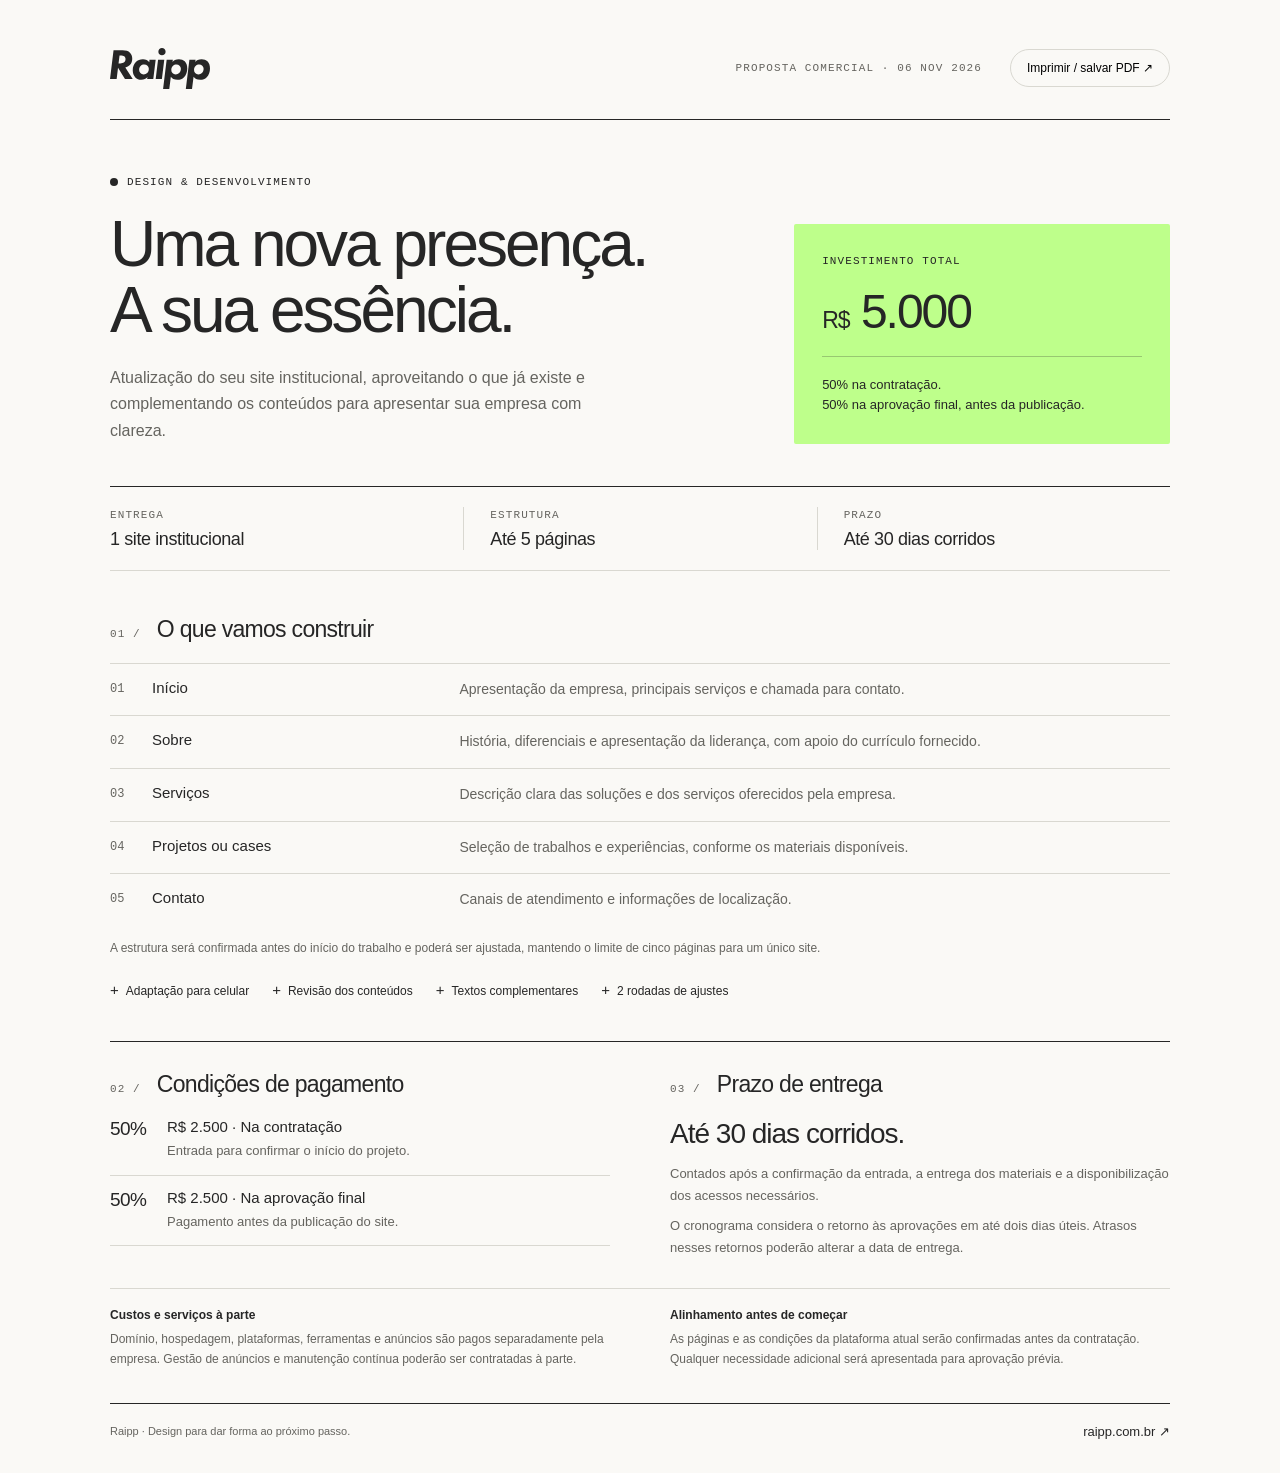
<file: proposta-raipp.html>
<!doctype html>
<html lang="pt-BR">
<head>
  <meta charset="utf-8">
  <meta name="viewport" content="width=device-width,initial-scale=1">
  <meta name="description" content="Proposta Raipp para atualização de um site institucional: até cinco páginas, R$ 5.000 e prazo de até 30 dias.">
  <title>Proposta comercial — Raipp</title>
  <style>
    :root{--paper:#faf9f6;--ink:#262626;--muted:#65645f;--line:#d9d8d1;--accent:#beff8b}
    *{box-sizing:border-box}body{margin:0;background:var(--paper);color:var(--ink);font-family:Arial,Helvetica,sans-serif;-webkit-font-smoothing:antialiased}a{color:inherit;text-underline-offset:4px}button{font:inherit}::selection{background:var(--accent)}
    .document{width:min(100% - 112px,1060px);margin:auto}.masthead{padding:48px 0 30px;display:flex;align-items:center;justify-content:space-between;border-bottom:1px solid var(--ink)}.logo{width:100px;height:auto;display:block}.meta{display:flex;gap:28px;align-items:center}.eyebrow,.number,.label{font-family:"Courier New",monospace;font-size:11px;line-height:1.5;letter-spacing:1.1px;text-transform:uppercase}.meta .eyebrow{color:var(--muted)}.print{background:transparent;border:1px solid var(--line);border-radius:100px;padding:11px 16px;font-size:12px;cursor:pointer}.print:hover{background:var(--accent);border-color:var(--ink)}.print:focus-visible,a:focus-visible{outline:2px solid var(--ink);outline-offset:5px}
    .hero{padding:54px 0 42px;display:grid;grid-template-columns:1.65fr 1fr;gap:64px}.hero .eyebrow{margin:0 0 22px;display:flex;align-items:center;gap:9px}.dot{width:8px;height:8px;display:inline-block;background:var(--ink);border-radius:50%}h1{font-size:clamp(40px,5.1vw,64px);font-weight:500;letter-spacing:-3px;line-height:1.02;margin:0 0 22px}h1 span{display:block}.intro{max-width:485px;font-size:16px;line-height:1.65;margin:0;color:var(--muted)}.investment{background:var(--accent);padding:29px 28px;align-self:end;border-radius:2px}.investment .label{margin:0 0 18px}.amount{font-size:48px;letter-spacing:-2px;font-weight:500;line-height:1;margin:0 0 20px;white-space:nowrap}.amount small{font-size:23px;letter-spacing:-1px}.investment .note{font-size:13px;line-height:1.55;margin:0;padding-top:18px;border-top:1px solid #26262640}
    .summary{display:grid;grid-template-columns:repeat(3,1fr);border-top:1px solid var(--ink);border-bottom:1px solid var(--line);padding:20px 0;margin-bottom:45px}.summary div{padding-right:20px}.summary div+div{border-left:1px solid var(--line);padding-left:26px}.summary .label{color:var(--muted);display:block;margin-bottom:5px}.summary strong{font-weight:500;font-size:18px;letter-spacing:-.4px}
    .section-heading{display:flex;align-items:baseline;gap:16px;margin-bottom:20px}.number{color:var(--muted)}h2{font-size:23px;font-weight:500;letter-spacing:-.7px;margin:0}.scope{width:100%;border-collapse:collapse;text-align:left}.scope td{padding:15px 0;vertical-align:top;border-top:1px solid var(--line)}.scope .index{width:42px;font-family:"Courier New",monospace;font-size:12px;color:var(--muted);padding-top:18px}.scope th{width:29%;padding:15px 20px 15px 0;border-top:1px solid var(--line);font-size:15px;font-weight:500;vertical-align:top}.scope td:last-child{font-size:14px;line-height:1.55;color:var(--muted)}.scope-note{font-size:12px;color:var(--muted);line-height:1.6;margin:13px 0 0}.included{display:flex;flex-wrap:wrap;gap:9px 23px;margin:23px 0 0;padding:0;list-style:none;font-size:12px}.included li{display:flex;align-items:baseline;gap:7px}.included li:before{content:'+';font-size:15px}
    .details{display:grid;grid-template-columns:1fr 1fr;gap:60px;margin-top:43px;padding-top:29px;border-top:1px solid var(--ink)}.details .section-heading{margin-bottom:20px}.payment{list-style:none;margin:0;padding:0}.payment li{display:grid;grid-template-columns:45px 1fr;gap:12px;padding:13px 0;border-bottom:1px solid var(--line)}.payment li:first-child{padding-top:0}.percent{font-size:19px;letter-spacing:-.6px}.payment strong{display:block;font-size:15px;font-weight:500;margin-bottom:5px}.payment p,.timeline p{font-size:13px;color:var(--muted);line-height:1.65;margin:0}.deadline{font-size:28px;letter-spacing:-1px;font-weight:500;margin:0 0 13px}.timeline p+p{margin-top:9px}
    .terms{border-top:1px solid var(--line);margin-top:30px;padding-top:19px;display:grid;grid-template-columns:1fr 1fr;gap:60px}.terms h3{font-size:12px;font-weight:600;margin:0 0 8px}.terms p{font-size:12px;line-height:1.65;color:var(--muted);margin:0}.footer{display:flex;justify-content:space-between;align-items:center;border-top:1px solid var(--ink);margin-top:33px;padding:20px 0 34px;font-size:11px;color:var(--muted)}.footer a{font-size:13px;color:var(--ink);text-decoration:none}.footer a:hover{text-decoration:underline}
    @media(max-width:700px){.document{width:calc(100% - 40px)}.masthead{padding:28px 0 23px}.logo{width:82px}.meta{gap:10px}.meta .eyebrow{display:none}.hero{grid-template-columns:1fr;gap:27px;padding:34px 0 28px}h1{font-size:48px;letter-spacing:-2.3px}.intro{font-size:15px}.investment{padding:23px;display:grid;grid-template-columns:1fr 1fr;gap:0 18px;align-items:center}.investment .label{margin:0}.amount{font-size:38px;grid-column:2;grid-row:1;margin:0;text-align:right}.amount small{font-size:20px}.investment .note{grid-column:1/-1;margin-top:20px;padding-top:15px}.summary{padding:17px 0;margin-bottom:32px}.summary div{padding-right:8px}.summary div+div{padding-left:12px}.summary .label{font-size:9px;letter-spacing:.3px}.summary strong{font-size:14px}h2{font-size:21px}.scope th{width:32%;font-size:14px;padding-right:10px}.scope .index{width:27px}.scope td:last-child{font-size:13px}.details,.terms{grid-template-columns:1fr;gap:29px}.details{margin-top:32px}.included{gap:8px 16px}.footer{gap:20px;align-items:baseline}.footer span{max-width:195px;line-height:1.5}}
    @page{size:A4;margin:13mm 16mm}
    @media print{*{-webkit-print-color-adjust:exact;print-color-adjust:exact}body{background:#fff}.document{width:100%;max-width:none}.print{display:none}.masthead{padding:0 0 16px}.logo{width:77px}.hero{padding:25px 0 22px;gap:33px;grid-template-columns:1.65fr 1fr}h1{font-size:39px;letter-spacing:-1.8px;margin-bottom:13px}.hero .eyebrow{margin-bottom:13px;font-size:9px}.intro{font-size:11px;line-height:1.6}.investment{padding:19px}.investment .label{font-size:9px;margin-bottom:13px}.amount{font-size:35px;margin-bottom:13px}.amount small{font-size:18px}.investment .note{font-size:10px;padding-top:12px}.summary{padding:13px 0;margin-bottom:22px}.summary .label{font-size:8px}.summary strong{font-size:13px}.section-heading{margin-bottom:12px;gap:11px}h2{font-size:17px}.number{font-size:9px}.scope td,.scope th{padding-top:9px;padding-bottom:9px}.scope th{font-size:11px}.scope .index{font-size:9px;padding-top:11px;width:30px}.scope td:last-child{font-size:10px;line-height:1.5}.scope-note{font-size:9px;margin-top:8px}.included{font-size:9px;gap:5px 15px;margin-top:12px}.details{margin-top:23px;padding-top:19px;gap:35px}.details .section-heading{margin-bottom:14px}.payment li{padding:9px 0;grid-template-columns:34px 1fr;gap:9px}.percent{font-size:15px}.payment strong{font-size:11px;margin-bottom:3px}.payment p,.timeline p{font-size:10px}.deadline{font-size:22px;margin-bottom:9px}.terms{margin-top:20px;padding-top:13px;gap:35px}.terms h3{font-size:9px;margin-bottom:5px}.terms p{font-size:9px;line-height:1.6}.footer{margin-top:21px;padding:13px 0 0;font-size:8px}.footer a{font-size:10px}.label{font-size:9px}.details,.investment,.terms,tr{break-inside:avoid}}
  </style>
</head>
<body>
<main class="document">
  <header class="masthead">
    <img class="logo" src="[data-uri]" alt="Raipp" width="100" height="41">
    <div class="meta"><span class="eyebrow">Proposta comercial · 06 nov 2026</span><button class="print" type="button" onclick="window.print()">Imprimir / salvar PDF ↗</button></div>
  </header>
  <section class="hero" aria-labelledby="title">
    <div><p class="eyebrow"><span class="dot" aria-hidden="true"></span> Design & desenvolvimento</p><h1 id="title">Uma nova presença.<span>A sua essência.</span></h1><p class="intro">Atualização do seu site institucional, aproveitando o que já existe e complementando os conteúdos para apresentar sua empresa com clareza.</p></div>
    <aside class="investment" aria-label="Investimento"><p class="label">Investimento total</p><p class="amount"><small>R$</small> 5.000</p><p class="note">50% na contratação.<br>50% na aprovação final, antes da publicação.</p></aside>
  </section>
  <div class="summary" aria-label="Resumo da proposta"><div><span class="label">Entrega</span><strong>1 site institucional</strong></div><div><span class="label">Estrutura</span><strong>Até 5 páginas</strong></div><div><span class="label">Prazo</span><strong>Até 30 dias corridos</strong></div></div>
  <section aria-labelledby="scope-heading">
    <div class="section-heading"><span class="number">01 /</span><h2 id="scope-heading">O que vamos construir</h2></div>
    <table class="scope" aria-label="Páginas previstas para o site"><tbody>
      <tr><td class="index" aria-hidden="true">01</td><th scope="row">Início</th><td>Apresentação da empresa, principais serviços e chamada para contato.</td></tr>
      <tr><td class="index" aria-hidden="true">02</td><th scope="row">Sobre</th><td>História, diferenciais e apresentação da liderança, com apoio do currículo fornecido.</td></tr>
      <tr><td class="index" aria-hidden="true">03</td><th scope="row">Serviços</th><td>Descrição clara das soluções e dos serviços oferecidos pela empresa.</td></tr>
      <tr><td class="index" aria-hidden="true">04</td><th scope="row">Projetos ou cases</th><td>Seleção de trabalhos e experiências, conforme os materiais disponíveis.</td></tr>
      <tr><td class="index" aria-hidden="true">05</td><th scope="row">Contato</th><td>Canais de atendimento e informações de localização.</td></tr>
    </tbody></table>
    <p class="scope-note">A estrutura será confirmada antes do início do trabalho e poderá ser ajustada, mantendo o limite de cinco páginas para um único site.</p>
    <ul class="included" aria-label="Também incluído"><li>Adaptação para celular</li><li>Revisão dos conteúdos</li><li>Textos complementares</li><li>2 rodadas de ajustes</li></ul>
  </section>
  <div class="details">
    <section aria-labelledby="payment-heading"><div class="section-heading"><span class="number">02 /</span><h2 id="payment-heading">Condições de pagamento</h2></div><ol class="payment"><li><span class="percent">50%</span><div><strong>R$ 2.500 · Na contratação</strong><p>Entrada para confirmar o início do projeto.</p></div></li><li><span class="percent">50%</span><div><strong>R$ 2.500 · Na aprovação final</strong><p>Pagamento antes da publicação do site.</p></div></li></ol></section>
    <section class="timeline" aria-labelledby="time-heading"><div class="section-heading"><span class="number">03 /</span><h2 id="time-heading">Prazo de entrega</h2></div><h3 class="deadline">Até 30 dias corridos.</h3><p>Contados após a confirmação da entrada, a entrega dos materiais e a disponibilização dos acessos necessários.</p><p>O cronograma considera o retorno às aprovações em até dois dias úteis. Atrasos nesses retornos poderão alterar a data de entrega.</p></section>
  </div>
  <aside class="terms" aria-label="Condições do projeto"><div><h3>Custos e serviços à parte</h3><p>Domínio, hospedagem, plataformas, ferramentas e anúncios são pagos separadamente pela empresa. Gestão de anúncios e manutenção contínua poderão ser contratadas à parte.</p></div><div><h3>Alinhamento antes de começar</h3><p>As páginas e as condições da plataforma atual serão confirmadas antes da contratação. Qualquer necessidade adicional será apresentada para aprovação prévia.</p></div></aside>
  <footer class="footer"><span>Raipp · Design para dar forma ao próximo passo.</span><a href="https://raipp.com.br" target="_blank" rel="noopener noreferrer">raipp.com.br ↗</a></footer>
</main>
</body>
</html>
</file>
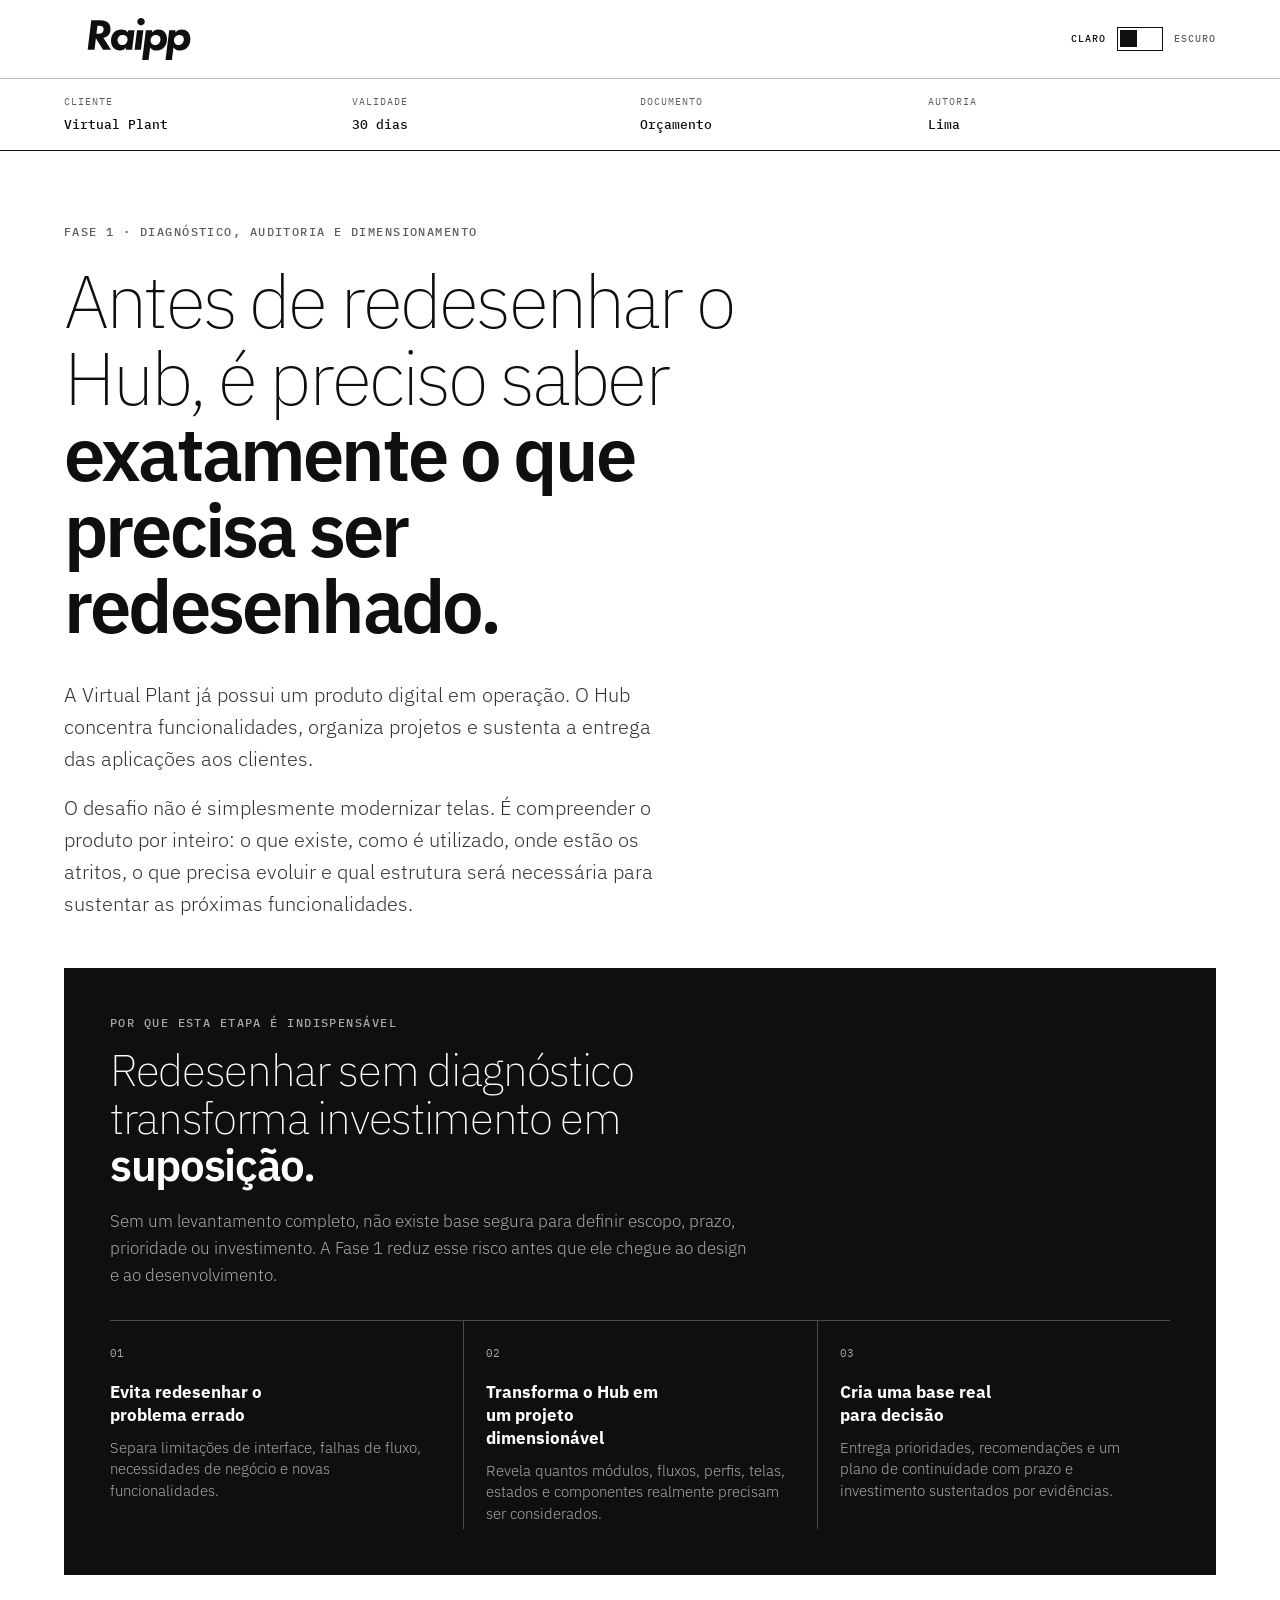
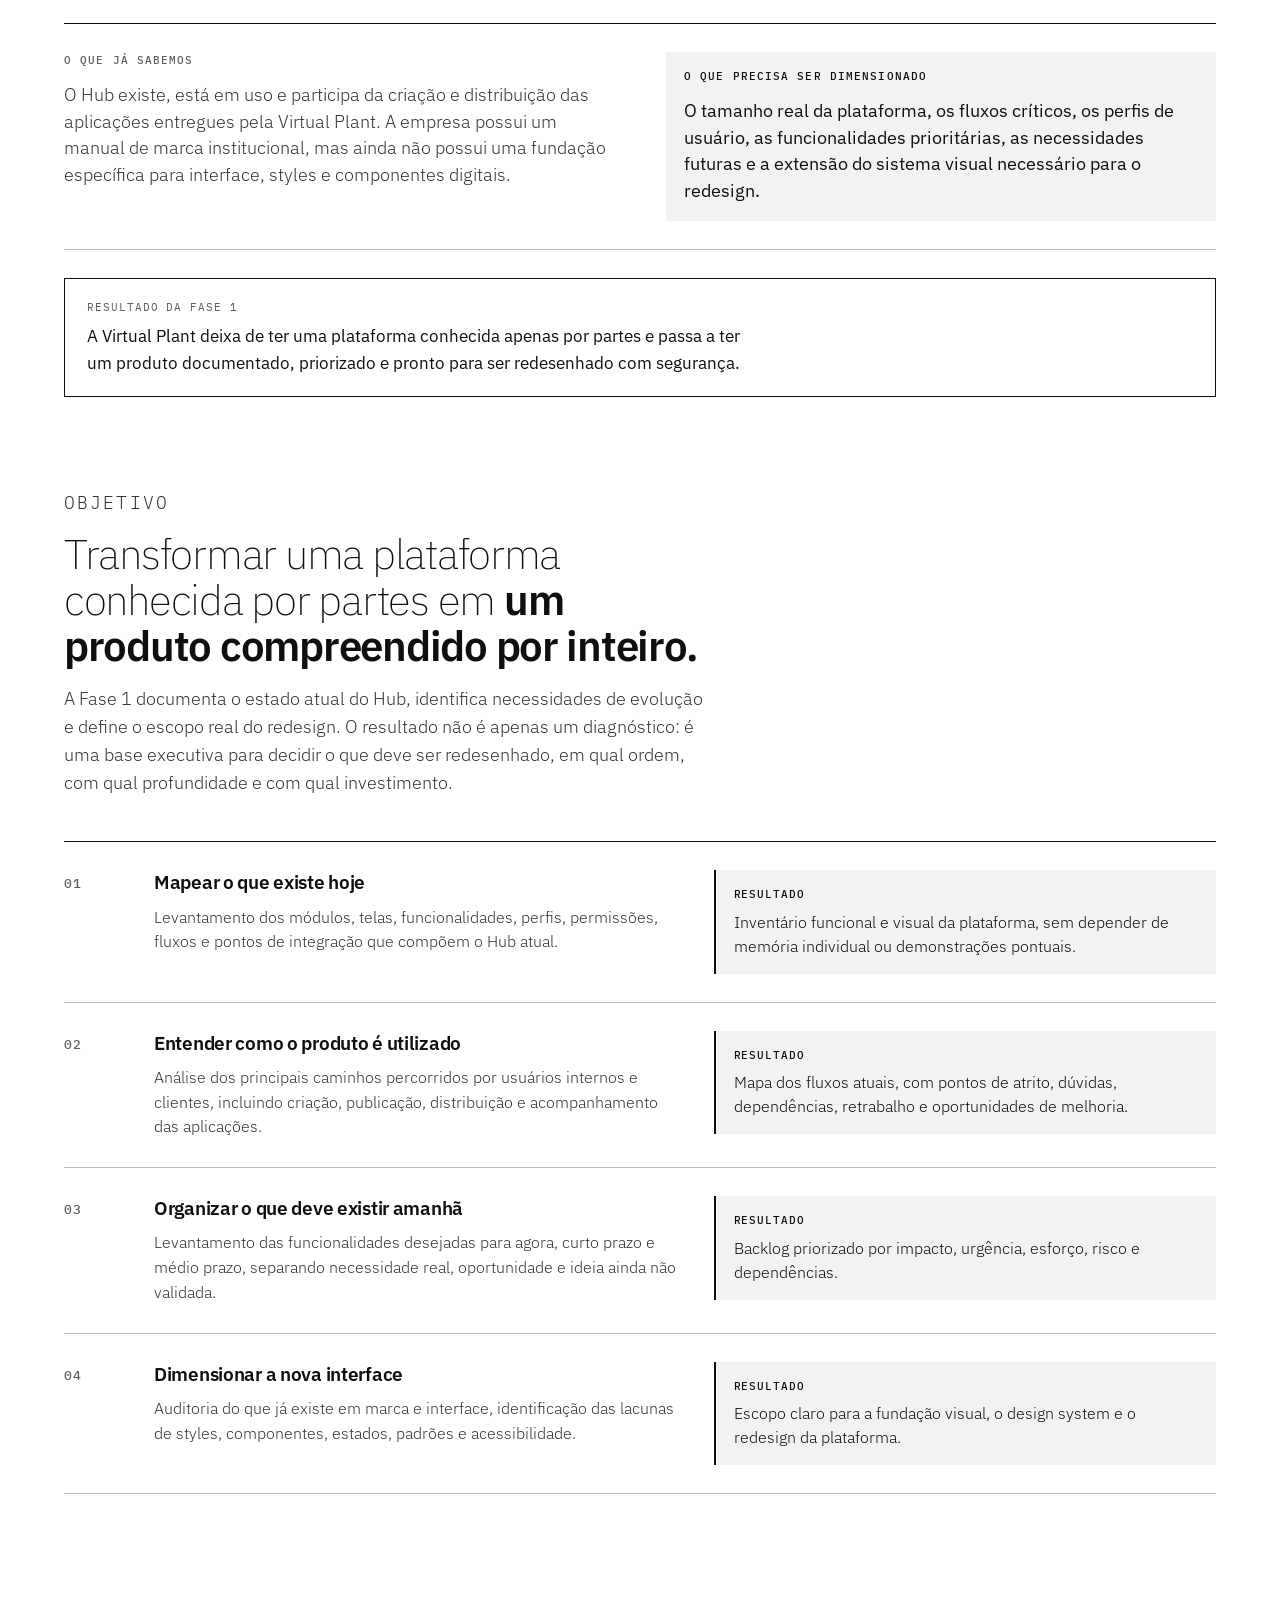
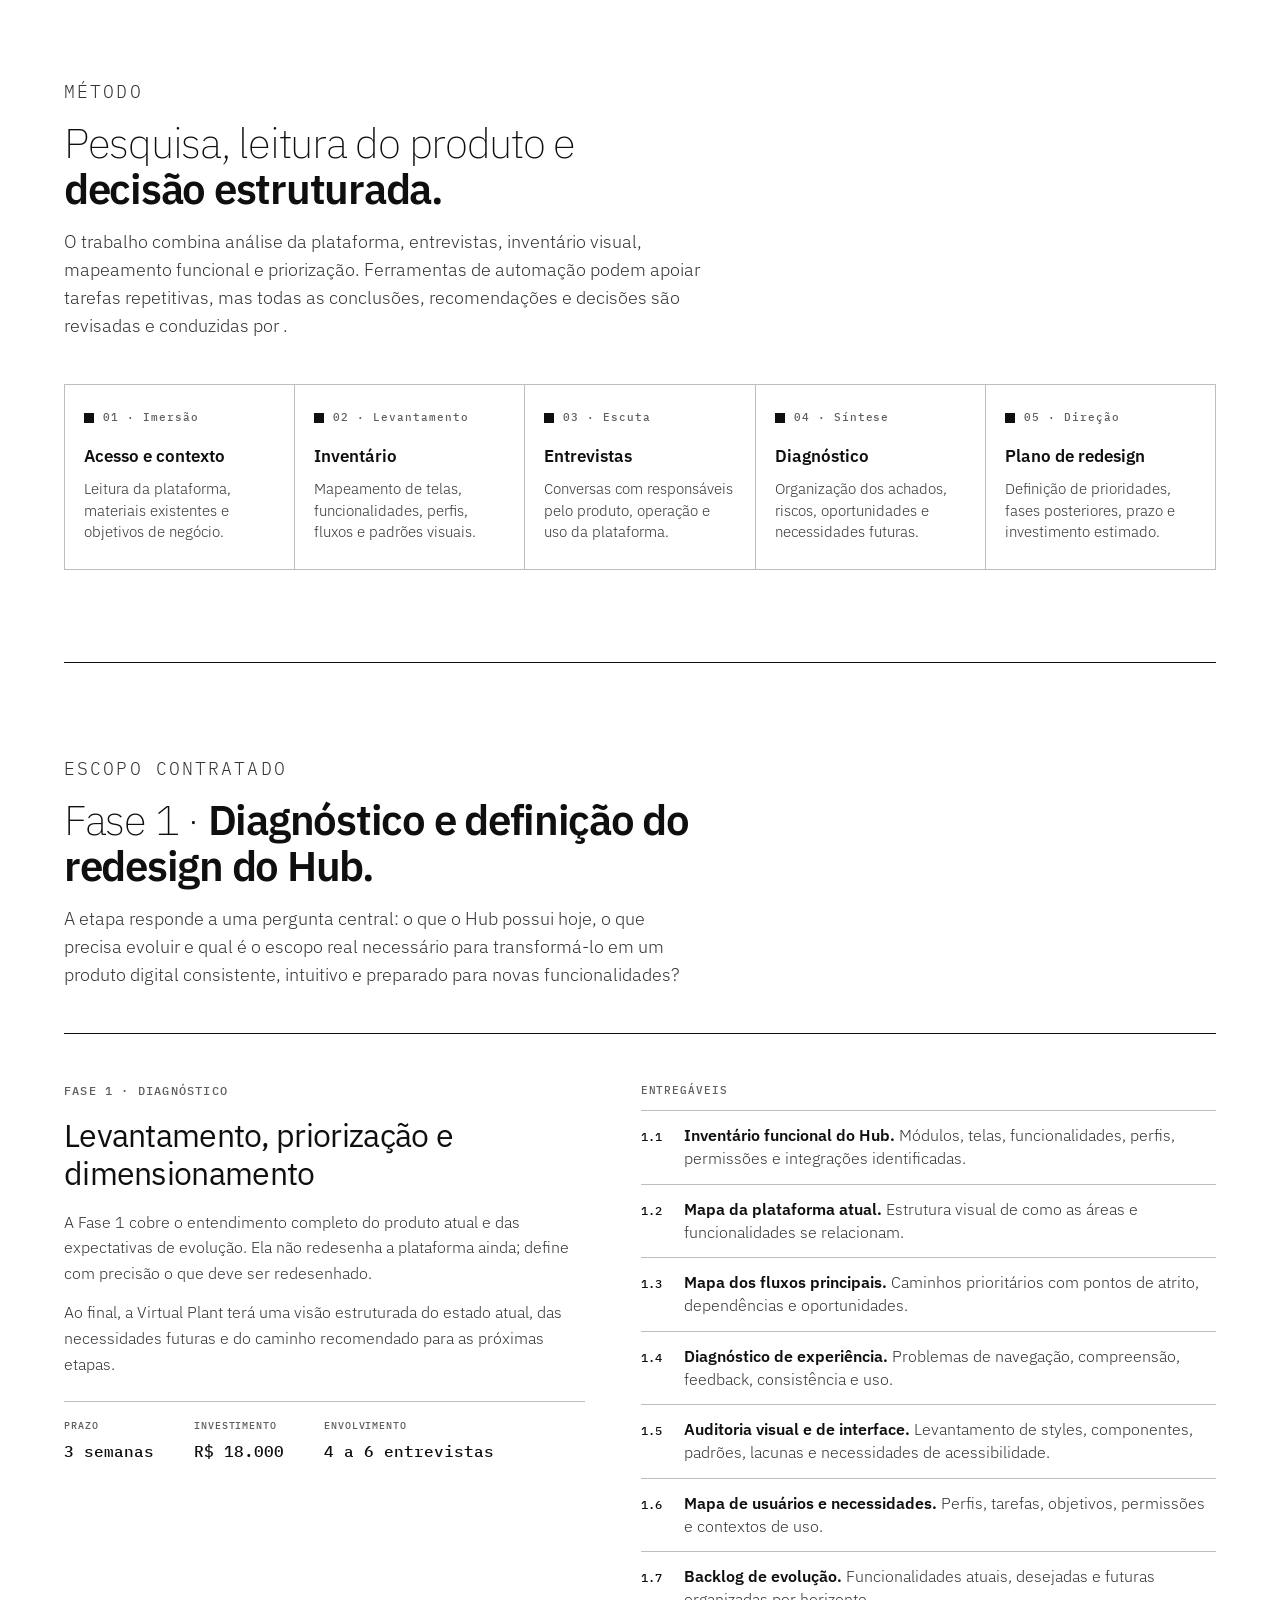
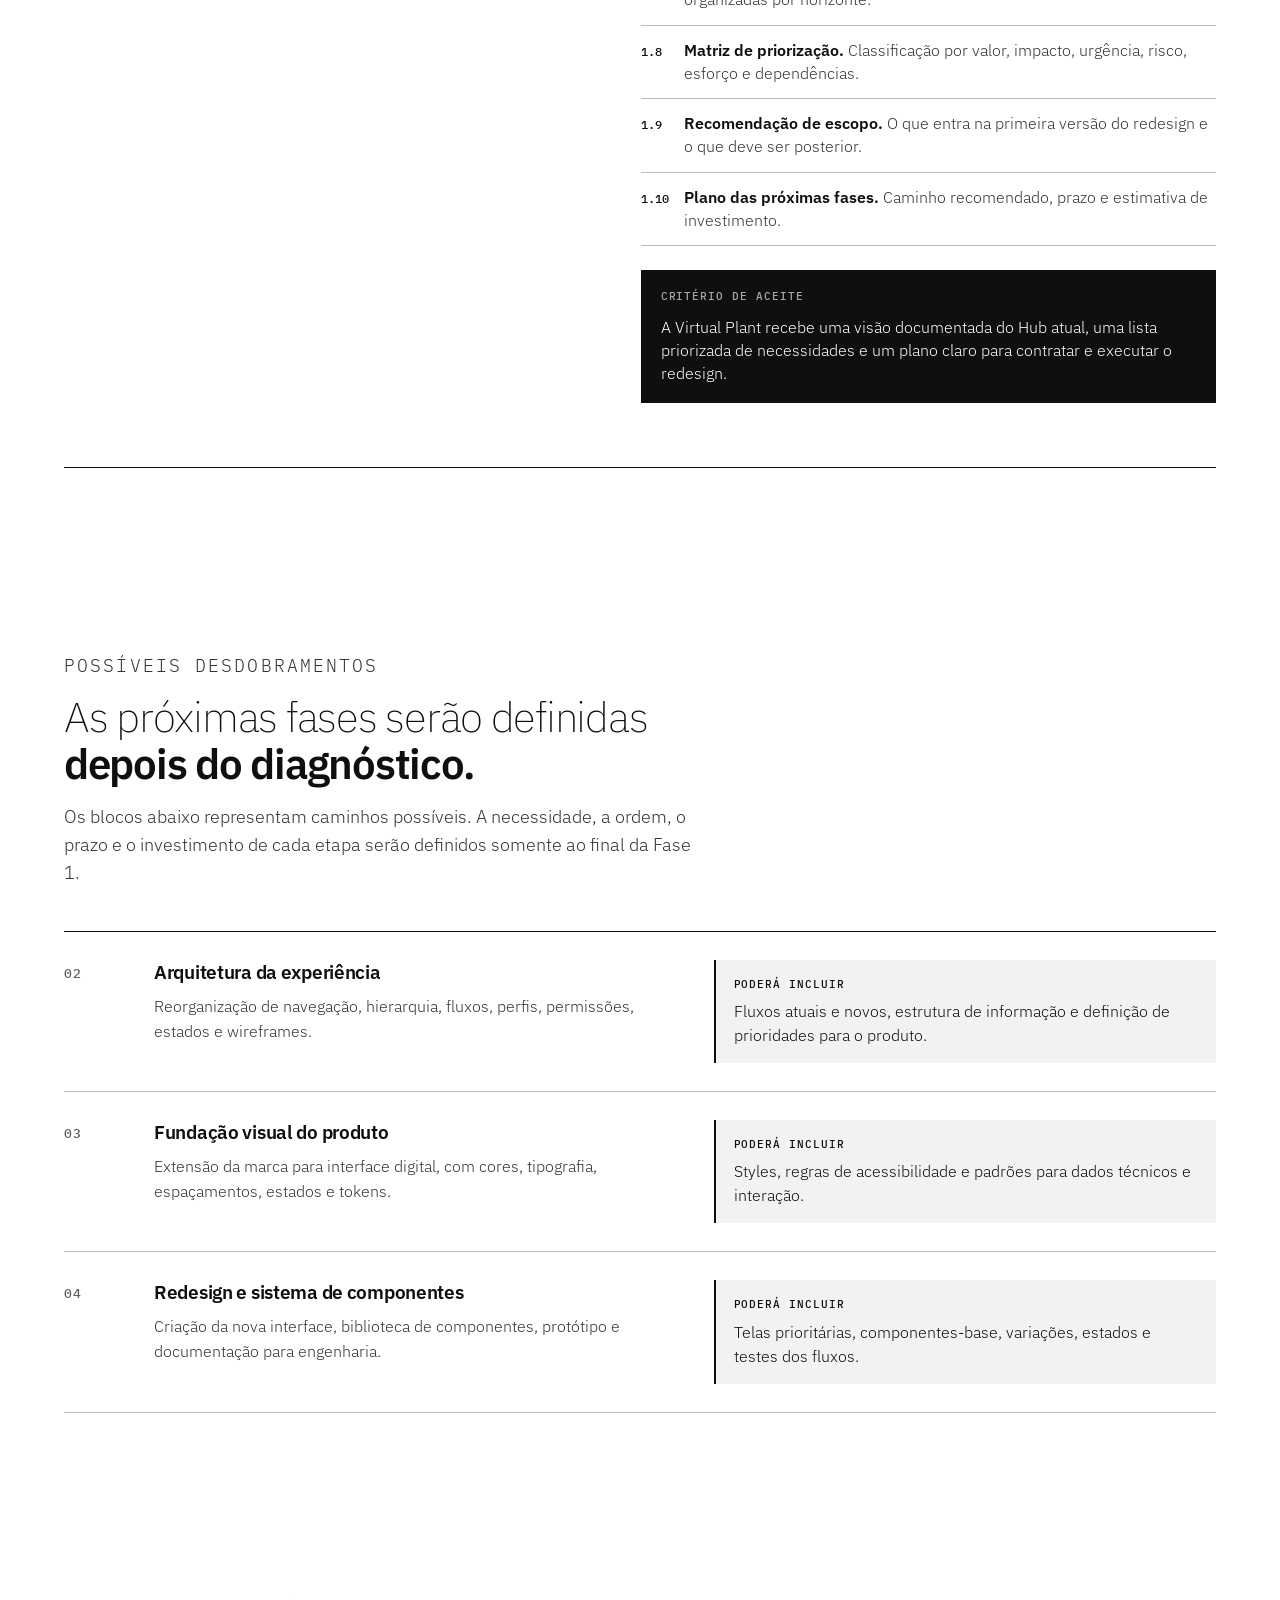
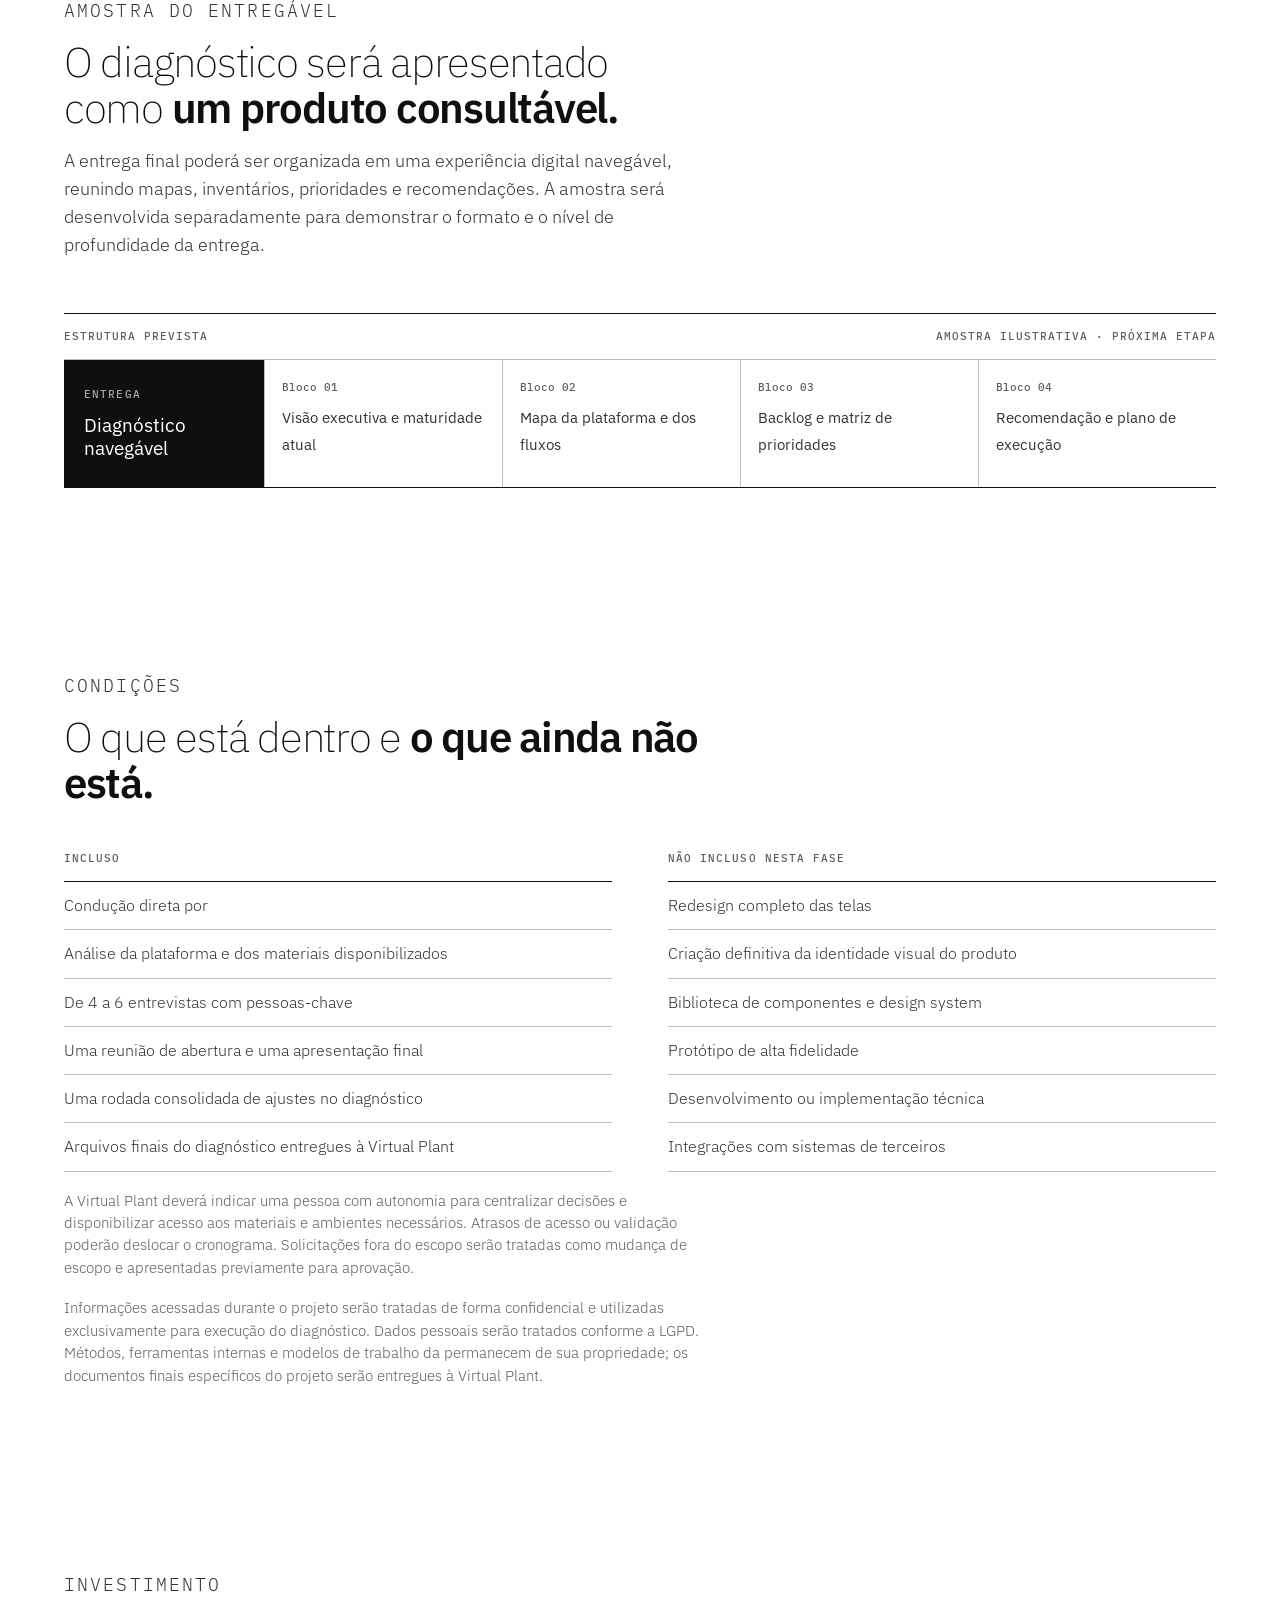
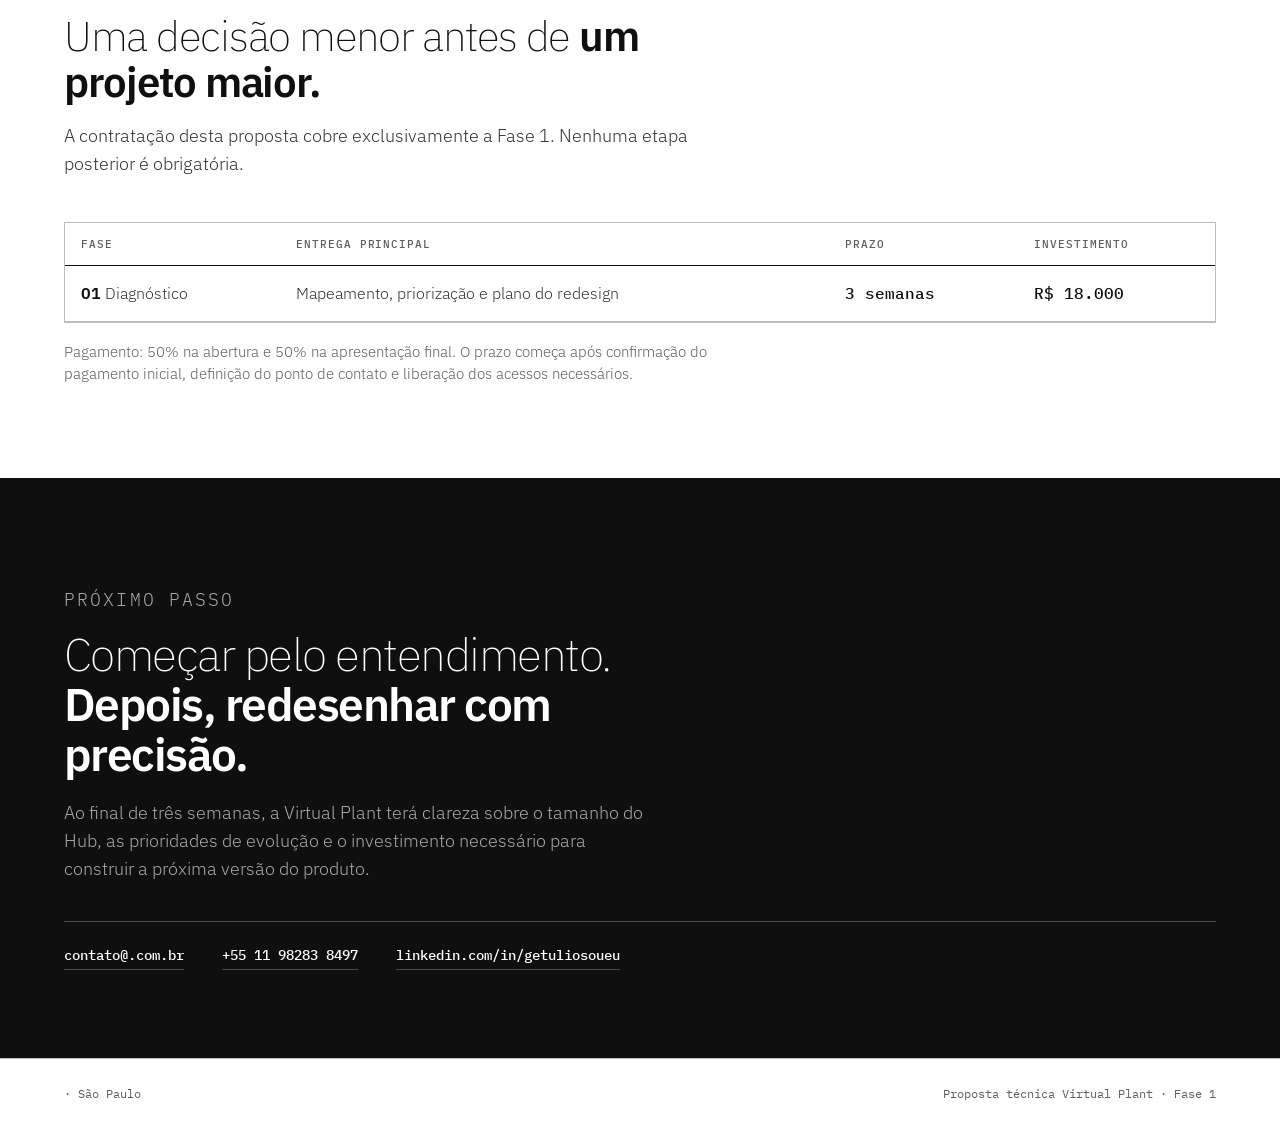
<file: proposta-virtual-plant.html>
<!DOCTYPE html>
<html lang="pt-BR">
<head>
<meta charset="UTF-8">
<meta name="viewport" content="width=device-width, initial-scale=1">
<title>Virtual Plant · Diagnóstico do Hub</title>
<meta name="description" content="Diagnóstico, auditoria e dimensionamento do redesign do Hub Virtual Plant.">
<link rel="preconnect" href="https://fonts.googleapis.com">
<link rel="preconnect" href="https://fonts.gstatic.com" crossorigin>
<link href="https://fonts.googleapis.com/css2?family=IBM+Plex+Sans:wght@200;300;400;500;600&family=IBM+Plex+Mono:wght@400;500&display=swap" rel="stylesheet">
<style>
:root{ --sheet:#ffffff; --paper:#E9E9E9; --ink:#0f0f0f; --ink-2:#333333; --ink-3:#5e5e5e; --line:#bdbdbd; --alerta:#0f0f0f; --alerta-bg:#F2F2F2; --alerta-linha:#0f0f0f; --inv-bg:#0f0f0f; --inv-fg:#ffffff; --inv-fg-2:#a8a8a8; --inv-linha:#4a4a4a; --mono:'IBM Plex Mono',ui-monospace,monospace; --sans:'IBM Plex Sans',system-ui,sans-serif;
}
:root[data-tema="escuro"]{ --sheet:#141414; --paper:#080808; --ink:#F4F4F4; --ink-2:#C6C6C6; --ink-3:#949494; --line:#3d3d3d; --alerta:#F4F4F4; --alerta-bg:#1f1f1f; --alerta-linha:#F4F4F4; --inv-bg:#F4F4F4; --inv-fg:#0f0f0f; --inv-fg-2:#5e5e5e; --inv-linha:#b4b4b4;
} *{box-sizing:border-box;margin:0;padding:0;min-width:0}
html{-webkit-text-size-adjust:100%}
body{background:var(--sheet);color:var(--ink);font-family:var(--sans);font-size:17px;line-height:1.58;-webkit-font-smoothing:antialiased;overflow-x:hidden;transition:background-color 180ms ease,color 180ms ease}
.folha{max-width:1180px;margin:0 auto}
.pad{padding-inline:clamp(20px,5vw,64px)}
.regua{height:1px;background:var(--ink)}
.eyebrow{font-family:var(--mono);font-size:12px;font-weight:500;letter-spacing:.12em;text-transform:uppercase;color:var(--ink-3)}
:focus-visible{outline:1px solid var(--ink);outline-offset:2px} /* carimbo */
.carimbo{display:flex;flex-wrap:wrap;align-items:stretch;border-bottom:1px solid var(--ink)}
.carimbo div{flex:1 1 128px;padding:14px 18px 14px 0;border-right:0}
.carimbo dt{font-family:var(--mono);font-size:10px;letter-spacing:.1em;text-transform:uppercase;color:var(--ink-3);margin-bottom:5px}
.carimbo dd{font-family:var(--mono);font-size:13px;font-weight:500;color:var(--ink)}
.tema{flex:0 0 auto;display:flex;align-items:center;gap:11px;padding:14px 0 14px 20px;margin-left:auto}
.tema-rot{font-family:var(--mono);font-size:10px;font-weight:500;letter-spacing:.1em;text-transform:uppercase;color:var(--ink-3);transition:color 140ms ease;user-select:none}
.tema-rot[data-on="true"]{color:var(--ink)}
.switch{ width:46px;height:24px;flex:none;padding:0;cursor:pointer;position:relative; background:transparent;border:1.5px solid var(--ink); transition:background-color 180ms ease
}
.switch::after{ content:"";position:absolute;top:2px;left:2px;width:17px;height:17px; background:var(--ink);transition:transform 180ms cubic-bezier(.2,0,.38,.9),background-color 180ms ease
}
.switch[aria-checked="true"]{background:var(--ink)}
.switch[aria-checked="true"]::after{transform:translateX(21px);background:var(--sheet)} /* capa */
.capa{padding-top:clamp(44px,7vw,72px)}
h1{font-size:clamp(35px,6.2vw,74px);font-weight:200;line-height:1.03;letter-spacing:-.038em;margin:20px 0 0;max-width:18ch;color:var(--ink)}
h1 b{font-weight:600}
.tese{margin-top:36px;max-width:62ch}
.tese p{font-size:clamp(17px,1.75vw,20px);font-weight:300;line-height:1.6;color:var(--ink-2)}
.tese p+p{margin-top:17px}
.tese b{color:var(--ink);font-weight:600} /* espelho */
.espelho{margin-top:48px;border-top:1px solid var(--ink);border-bottom:1px solid var(--line);padding:28px 0;display:grid;gap:26px}
@media(min-width:860px){.espelho{grid-template-columns:1fr 1fr;gap:52px}}
.espelho-bloco em{font-style:normal;font-family:var(--mono);font-size:11px;font-weight:500;letter-spacing:.1em;text-transform:uppercase;color:var(--ink-3);display:block;margin-bottom:13px}
.espelho-bloco p{font-size:17.5px;font-weight:300;line-height:1.52;color:var(--ink-2)}
.espelho-bloco.grave{padding:16px 18px;background:var(--alerta-bg)}
.espelho-bloco.grave em{color:var(--alerta)}
.espelho-bloco.grave p{color:var(--ink);font-weight:400} /* propagação */
.prop{margin-top:54px;border-top:1px solid var(--ink)}
.prop-topo{display:flex;flex-wrap:wrap;justify-content:space-between;gap:8px;padding:14px 0;border-bottom:1px solid var(--line);font-family:var(--mono);font-size:11px;font-weight:500;letter-spacing:.09em;text-transform:uppercase;color:var(--ink-3)}
.prop-grade{display:grid;gap:1px;background:var(--line);border-bottom:1px solid var(--ink)}
@media(min-width:780px){.prop-grade{grid-template-columns:200px 1fr}}
.prop-fonte{background:var(--inv-bg);color:var(--inv-fg);padding:26px 20px;display:flex;flex-direction:column;justify-content:center}
.prop-fonte b{font-family:var(--mono);font-size:11px;letter-spacing:.1em;text-transform:uppercase;font-weight:500;color:var(--inv-fg-2);margin-bottom:10px}
.prop-fonte span{font-size:18.5px;font-weight:400;line-height:1.28}
.prop-saidas{display:grid;gap:1px;background:var(--line)}
@media(min-width:540px){.prop-saidas{grid-template-columns:1fr 1fr}}
@media(min-width:1000px){.prop-saidas{grid-template-columns:repeat(4,1fr)}}
.prop-saida{background:var(--sheet);padding:19px 17px}
.prop-saida em{font-style:normal;font-family:var(--mono);font-size:10.5px;font-weight:500;color:var(--ink-3);display:block;margin-bottom:8px}
.prop-saida span{font-size:14.5px;line-height:1.42;color:var(--ink-2)} section{padding:clamp(56px,9vw,92px) 0}
.sec-cab{max-width:64ch;margin-bottom:44px}
.sec-cab h2{font-size:clamp(26px,3.6vw,42px);font-weight:200;letter-spacing:-.03em;line-height:1.1;margin:14px 0 16px;color:var(--ink)}
.sec-cab h2 b{font-weight:600}
.sec-cab p{font-size:17.5px;font-weight:300;color:var(--ink-2);line-height:1.6}
.sec-cab p+p{margin-top:14px} /* achados */
.achados{border-top:1px solid var(--ink)}
.achado{display:grid;gap:14px;padding:28px 0;border-bottom:1px solid var(--line)}
@media(min-width:900px){.achado{grid-template-columns:58px 1.05fr 1fr;gap:32px;align-items:start}}
.achado-id{font-family:var(--mono);font-size:12.5px;font-weight:500;color:var(--ink-3);letter-spacing:.06em;padding-top:4px}
.achado h3{font-size:19px;font-weight:600;letter-spacing:-.015em;line-height:1.32;margin-bottom:9px;color:var(--ink)}
.achado .obs{font-size:16px;font-weight:300;color:var(--ink-2);line-height:1.55}
.achado .custo{font-size:15.5px;font-weight:300;color:var(--ink);line-height:1.55;border-left:2px solid var(--alerta-linha);background:var(--alerta-bg);padding:16px 18px}
.achado .custo b{display:block;font-family:var(--mono);font-size:10.5px;font-weight:500;letter-spacing:.09em;text-transform:uppercase;color:var(--alerta);margin-bottom:7px} /* método */
.fluxo{display:grid;gap:1px;background:var(--line);border:1px solid var(--line)}
@media(min-width:700px){.fluxo{grid-template-columns:repeat(2,1fr)}}
@media(min-width:1040px){.fluxo{grid-template-columns:repeat(5,1fr)}}
.etapa{background:var(--sheet);padding:24px 19px 26px}
.etapa-num{font-family:var(--mono);font-size:11px;font-weight:500;letter-spacing:.09em;color:var(--ink-3);display:flex;align-items:center;gap:9px;margin-bottom:16px}
.marca{width:10px;height:10px;flex:none;border:1.5px solid var(--ink);background:var(--ink)}
.marca.vazia{background:transparent}
.etapa h3{font-size:16.5px;font-weight:600;margin-bottom:9px;color:var(--ink)}
.etapa p{font-size:14.5px;color:var(--ink-2);line-height:1.5;font-weight:300}
.legenda{display:flex;flex-wrap:wrap;gap:24px;margin-top:18px;font-family:var(--mono);font-size:11.5px;color:var(--ink-3);align-items:center}
.legenda span{display:flex;align-items:center;gap:9px} /* fases */
.fase{border-top:1px solid var(--ink);padding:clamp(34px,5vw,48px) 0}
.fase:last-of-type{border-bottom:1px solid var(--ink)}
.fase-grade{display:grid;gap:32px}
@media(min-width:940px){.fase-grade{grid-template-columns:.95fr 1.05fr;gap:56px}}
.fase-id{font-family:var(--mono);font-size:12px;font-weight:500;letter-spacing:.1em;text-transform:uppercase;color:var(--ink-3);margin-bottom:16px}
.fase h3{font-size:clamp(23px,2.8vw,32px);font-weight:400;letter-spacing:-.022em;line-height:1.16;margin-bottom:18px;max-width:21ch;color:var(--ink)}
.pergunta{font-size:17px;font-weight:400;line-height:1.5;border-left:1px solid var(--ink);padding-left:18px;margin-bottom:20px;color:var(--ink)}
.pergunta em{font-style:normal;display:block;font-family:var(--mono);font-size:10.5px;font-weight:500;letter-spacing:.09em;text-transform:uppercase;color:var(--ink-3);margin-bottom:7px}
.fase p.corpo{font-size:16px;font-weight:300;color:var(--ink-2);line-height:1.6}
.fase p.corpo+p.corpo{margin-top:14px}
.fase-meta{display:flex;flex-wrap:wrap;gap:12px 34px;margin-top:24px;padding-top:16px;border-top:1px solid var(--line)}
.fase-meta div{min-width:96px}
.fase-meta dt{font-family:var(--mono);font-size:10px;font-weight:500;letter-spacing:.09em;text-transform:uppercase;color:var(--ink-3);margin-bottom:5px}
.fase-meta dd{font-family:var(--mono);font-size:15.5px;font-weight:500;color:var(--ink)}
.rot{font-family:var(--mono);font-size:10.5px;font-weight:500;letter-spacing:.09em;text-transform:uppercase;color:var(--ink-3);margin-bottom:11px;display:block}
.entregas{border-top:1px solid var(--line);margin-bottom:24px}
.entregas li{list-style:none;display:flex;gap:15px;padding:13px 0;border-bottom:1px solid var(--line);font-size:15.5px;color:var(--ink-2);line-height:1.5;font-weight:300;align-items:baseline}
.entregas li b{color:var(--ink);font-weight:600}
.entregas li i{font-style:normal;font-family:var(--mono);font-size:11.5px;font-weight:500;color:var(--ink);flex:none;width:28px}
.aceite{background:var(--inv-bg);color:var(--inv-fg);padding:18px 20px;margin-bottom:16px}
.aceite .rot{color:var(--inv-fg-2)}
.aceite p{font-size:15.5px;line-height:1.5;font-weight:300;color:var(--inv-fg)}
.risco{background:var(--alerta-bg);padding:16px 18px}
.risco p{font-size:15px;line-height:1.5;font-weight:300;color:var(--ink)}
.risco .rot{color:var(--alerta)} /* cronograma */
.gantt{border:1px solid var(--line);overflow-x:visible;}
.gantt-in{min-width:600px}
.gantt-row{display:grid;grid-template-columns:160px 1fr;border-bottom:1px solid var(--line)}
.gantt-row:last-child{border-bottom:0}
.gantt-rot{padding:13px 14px;font-family:var(--mono);font-size:12.5px;font-weight:500;color:var(--ink);border-right:1px solid var(--line);display:flex;align-items:center}
.gantt-trilha{position:relative;height:46px;background:repeating-linear-gradient(90deg,transparent,transparent calc(100%/28 - 1px),var(--line) calc(100%/28 - 1px),var(--line) calc(100%/28))}
.barra{position:absolute;top:14px;height:18px;background:var(--ink)}
.barra.leve{background:var(--sheet);border:1px solid var(--ink)}
.gantt-escala{display:grid;grid-template-columns:160px 1fr;border-bottom:1px solid var(--ink);font-family:var(--mono);font-size:10.5px;font-weight:500;letter-spacing:.08em;text-transform:uppercase;color:var(--ink-3)}
.gantt-escala div:first-child{padding:10px 14px;border-right:1px solid var(--line)}
.gantt-escala div:last-child{padding:10px 14px;display:flex;justify-content:space-between} /* tabela */
.tabela-wrap{overflow-x:visible;border:1px solid var(--line)}
table{width:100%;border-collapse:collapse;font-size:15.5px;min-width:560px}
th{text-align:left;font-family:var(--mono);font-size:10.5px;letter-spacing:.09em;text-transform:uppercase;color:var(--ink-3);font-weight:500;padding:13px 16px;border-bottom:1px solid var(--ink);white-space:nowrap}
td{padding:15px 16px;border-bottom:1px solid var(--line);color:var(--ink-2);font-weight:300;vertical-align:top}
td b{color:var(--ink);font-weight:600}
td.n{font-family:var(--mono);white-space:nowrap;color:var(--ink);font-weight:500}
tfoot td{border-top:1px solid var(--ink);border-bottom:0;background:var(--inv-bg);color:var(--inv-fg);font-weight:500}
tfoot td.n,tfoot td b{color:var(--inv-fg)}
.nota{font-size:14.5px;color:var(--ink-3);line-height:1.55;margin-top:18px;max-width:72ch;font-weight:300} .duas{display:grid;gap:36px}
@media(min-width:820px){.duas{grid-template-columns:1fr 1fr;gap:56px}}
.duas h4{font-family:var(--mono);font-size:10.5px;font-weight:500;letter-spacing:.1em;text-transform:uppercase;color:var(--ink-3);margin-bottom:14px}
.duas li{list-style:none;padding:12px 0;border-bottom:1px solid var(--line);font-size:15.5px;color:var(--ink-2);line-height:1.5;font-weight:300}
.duas li:first-child{border-top:1px solid var(--ink)} .fecho{background:var(--inv-bg);color:var(--inv-fg);padding:clamp(56px,9vw,88px) 0}
.fecho .eyebrow{color:var(--inv-fg-2)}
.fecho h2{font-size:clamp(27px,4.4vw,46px);font-weight:200;letter-spacing:-.033em;line-height:1.09;max-width:23ch;color:var(--inv-fg)}
.fecho h2 b{font-weight:600}
.fecho p{margin-top:20px;font-size:17.5px;font-weight:300;line-height:1.6;color:var(--inv-fg-2);max-width:54ch}
.contatos{display:flex;flex-wrap:wrap;gap:11px 38px;margin-top:38px;padding-top:22px;border-top:1px solid var(--inv-linha);font-family:var(--mono);font-size:14px;font-weight:500}
.contatos a{color:var(--inv-fg);text-decoration:none;border-bottom:1px solid var(--inv-linha);padding-bottom:3px}
.contatos a:hover{border-bottom-color:var(--inv-fg)}
footer{padding:26px 0;font-family:var(--mono);font-size:11.5px;color:var(--ink-3);display:flex;flex-wrap:wrap;gap:8px 26px;justify-content:space-between;border-top:1px solid var(--line)}
@media(prefers-reduced-motion:reduce){*{transition:none!important}}
@media print{.tema{display:none}}

/* Ajustes responsivos da proposta */
html, body {
  width: 100%;
  max-width: 100%;
  overflow-x: hidden;
}

img, svg, video, canvas, iframe {
  max-width: 100%;
  height: auto;
}

.folha, .pad, section, header, footer,
.carimbo, .espelho, .prop, .prop-grade, .prop-saidas,
.fluxo, .fase-grade, .duas, .tabela-wrap, .gantt, .gantt-in {
  max-width: 100%;
}

.risco,
.espelho-bloco.grave,
.alerta,
.observacao,
.obs-box,
.nota-box {
  border-left: 0 !important;
  background: var(--alerta-bg);
  padding: 16px 18px;
}

@media (max-width: 720px) {
  body {
    font-size: 16px;
  }

  .folha {
    width: 100%;
  }

  .pad {
    padding-inline: 18px;
  }

  .carimbo {
    display: grid;
    grid-template-columns: 1fr 1fr;
    gap: 0;
  }

  .carimbo > div {
    padding: 12px 10px 12px 0;
  }

  .tema {
    grid-column: 1 / -1;
    justify-content: flex-start;
    margin-left: 0;
    padding: 12px 0;
  }

  h1 {
    font-size: clamp(34px, 12vw, 52px);
    max-width: none;
  }

  .tese,
  .sec-cab {
    max-width: none;
  }

  .espelho,
  .prop-grade,
  .prop-saidas,
  .fluxo,
  .fase-grade,
  .duas {
    grid-template-columns: 1fr !important;
  }

  .prop-fonte,
  .prop-saida,
  .etapa,
  .fase > *,
  .achado {
    width: 100%;
  }

  .achado {
    grid-template-columns: 1fr !important;
  }

  .entregas li {
    align-items: flex-start;
  }

  .entregas li i {
    width: 24px;
  }

  /* Listas de funcionalidades: cards empilhados */
  .funcionalidades,
  .lista-funcionalidades,
  .feature-list,
  .features,
  .cards-funcionalidades {
    display: grid !important;
    grid-template-columns: 1fr !important;
    gap: 12px !important;
  }

  .funcionalidades > *,
  .lista-funcionalidades > *,
  .feature-list > *,
  .features > *,
  .cards-funcionalidades > * {
    width: 100% !important;
    min-width: 0 !important;
  }

  /* Tabelas sem scroll horizontal */
  .tabela-wrap {
    border: 0;
    overflow: visible !important;
  }

  table, thead, tbody, tfoot, tr, th, td {
    display: block;
    width: 100%;
    min-width: 0 !important;
  }

  thead {
    display: none;
  }

  tr {
    border: 1px solid var(--line);
    margin-bottom: 14px;
    background: var(--sheet);
  }

  td {
    border-bottom: 1px solid var(--line);
    white-space: normal !important;
    overflow-wrap: anywhere;
  }

  td:last-child {
    border-bottom: 0;
  }

  tfoot tr {
    background: var(--inv-bg);
  }

  /* Cronogramas e diagramas também empilham */
  .gantt,
  .gantt-in {
    min-width: 0 !important;
    overflow: visible !important;
    border: 0;
  }

  .gantt-escala {
    display: none;
  }

  .gantt-row {
    display: block;
    border: 1px solid var(--line);
    margin-bottom: 12px;
  }

  .gantt-rot {
    border-right: 0;
    border-bottom: 1px solid var(--line);
  }

  .gantt-trilha {
    width: 100%;
    background: none;
  }

  footer {
    display: block;
  }

  footer span {
    display: block;
    margin-bottom: 6px;
  }
}


/* Cabeçalho reorganizado */
.topbar{
  display:flex;
  align-items:center;
  justify-content:space-between;
  gap:24px;
  padding-top:18px;
  padding-bottom:18px;
  border-bottom:1px solid var(--line);
}
.topbar .tema{
  margin-left:0;
  padding:0;
}
.marca-topo{
  display:flex;
  align-items:center;
  justify-content:flex-end;
  min-width:0;
}
.logo-topo{
  display:block;
  width:min(150px,28vw);
  height:auto;
  max-height:42px;
  object-fit:contain;
}
.carimbo{
  display:grid;
  grid-template-columns:repeat(4,minmax(0,1fr));
  border-bottom:1px solid var(--ink);
}
.carimbo div{
  padding:15px 18px 15px 0;
}
.carimbo div:last-child{
  padding-right:0;
}
@media(max-width:720px){
  .topbar{
    gap:16px;
    padding-top:14px;
    padding-bottom:14px;
  }
  .topbar .tema{
    display:flex;
    align-items:center;
    gap:8px;
  }
  .tema-rot{
    font-size:9px;
  }
  .switch{
    width:42px;
    height:22px;
  }
  .switch::after{
    width:15px;
    height:15px;
  }
  .switch[aria-checked="true"]::after{
    transform:translateX(19px);
  }
  .logo-topo{
    width:min(124px,34vw);
    max-height:36px;
  }
  .carimbo{
    grid-template-columns:1fr 1fr;
  }
  .carimbo div{
    padding:12px 12px 12px 0;
  }
}
@media(max-width:420px){
  .topbar{
    align-items:flex-start;
  }
  .topbar .tema{
    flex-wrap:wrap;
    max-width:150px;
  }
  .logo-topo{
    width:112px;
  }
}


/* Correção final do topo */
.topbar{
  display:flex;
  align-items:center;
  justify-content:space-between;
}
.topbar .marca-topo{
  order:1;
  justify-content:flex-start;
}
.topbar .tema{
  order:2;
  margin-left:auto;
  justify-content:flex-end;
}
.logo-topo{
  width:min(150px,28vw);
  max-height:42px;
  display:flex;
  align-items:center;
}
.logo-topo svg{
  display:block;
  width:100%;
  height:auto;
  max-height:42px;
}
@media(max-width:720px){
  .logo-topo{
    width:min(124px,34vw);
    max-height:36px;
  }
  .logo-topo svg{
    max-height:36px;
  }
}
@media(max-width:420px){
  .logo-topo{
    width:112px;
  }
}


/* Abertura de valor do diagnóstico */
.tese-forca{
  margin-top:48px;
  padding:clamp(28px,5vw,46px);
  background:var(--inv-bg);
  color:var(--inv-fg);
}
.tese-forca .eyebrow{
  color:var(--inv-fg-2);
}
.tese-forca h2{
  margin-top:13px;
  max-width:22ch;
  font-size:clamp(27px,4vw,44px);
  font-weight:200;
  line-height:1.08;
  letter-spacing:-.03em;
  color:var(--inv-fg);
}
.tese-forca h2 b{
  font-weight:600;
}
.tese-forca > p:last-of-type{
  margin-top:19px;
  max-width:64ch;
  color:var(--inv-fg-2);
  font-size:17px;
  font-weight:300;
}
.valor-grade{
  margin-top:32px;
  display:grid;
  grid-template-columns:repeat(3,minmax(0,1fr));
  border-top:1px solid var(--inv-linha);
}
.valor-grade > div{
  padding:24px 22px 4px 0;
}
.valor-grade > div + div{
  padding-left:22px;
  border-left:1px solid var(--inv-linha);
}
.valor-grade span{
  display:block;
  margin-bottom:18px;
  font-family:var(--mono);
  font-size:11px;
  color:var(--inv-fg-2);
}
.valor-grade b{
  display:block;
  max-width:18ch;
  color:var(--inv-fg);
  font-size:17px;
  line-height:1.35;
}
.valor-grade p{
  margin-top:10px;
  color:var(--inv-fg-2);
  font-size:14.5px;
  line-height:1.5;
  font-weight:300;
}
.fecho-diagnostico{
  margin-top:28px;
  padding:20px 22px;
  border:1px solid var(--ink);
}
.fecho-diagnostico span{
  display:block;
  margin-bottom:8px;
  font-family:var(--mono);
  font-size:10.5px;
  letter-spacing:.09em;
  text-transform:uppercase;
  color:var(--ink-3);
}
.fecho-diagnostico p{
  max-width:68ch;
  font-size:17px;
  line-height:1.55;
  color:var(--ink);
}
@media(max-width:760px){
  .tese-forca{
    margin-top:36px;
    padding:26px 20px;
  }
  .valor-grade{
    grid-template-columns:1fr;
  }
  .valor-grade > div{
    padding:22px 0;
  }
  .valor-grade > div + div{
    padding-left:0;
    border-left:0;
    border-top:1px solid var(--inv-linha);
  }
  .valor-grade b{
    max-width:none;
  }
}

</style>
</head>
<body>
<div class="folha"> 

<div class="topbar pad">
  <div class="marca-topo" aria-label="Marca">
    <div class="logo-topo" aria-hidden="true">
      <svg width="2753" height="1126" viewBox="0 0 2753 1126" fill="none" xmlns="http://www.w3.org/2000/svg">
<path d="M97.3001 62.8851H345.297C391.178 62.8851 430.731 67.6312 463.955 77.1233C497.971 85.8244 528.426 104.809 555.322 134.076C593.293 173.626 612.278 227.415 612.278 295.441C612.278 367.423 590.524 425.167 547.016 468.672C512.21 501.895 470.284 523.252 421.238 532.744L625.331 854.289H411.745L220.705 542.236L182.734 854.289H0L97.3001 62.8851ZM262.236 205.267L234.944 422.398H280.034C326.707 422.398 362.304 412.906 386.827 393.922C413.723 373.356 427.171 342.506 427.171 301.374C427.171 265.779 414.514 240.071 389.2 224.251C369.424 211.595 336.199 205.267 289.527 205.267H262.236Z" fill="currentColor"/>
<path d="M1081.48 389.176L1086.23 325.104H1257.1L1191.83 854.289H1020.96L1034.02 793.777C1011.08 820.671 986.158 840.446 959.262 853.102C931.575 865.758 898.746 872.086 860.776 872.086C792.745 872.086 738.162 850.334 697.027 806.828C649.563 756.204 625.831 691.341 625.831 612.24C625.831 518.901 654.31 442.965 711.266 384.43C761.893 333.014 826.76 307.307 905.866 307.307C947.001 307.307 981.412 314.03 1009.1 327.477C1037.58 340.924 1061.7 361.491 1081.48 389.176ZM942.65 454.434C901.515 454.434 867.895 467.486 841.79 493.589C814.894 520.483 801.446 555.683 801.446 599.189C801.446 634.784 812.917 664.842 835.857 689.364C858.798 713.094 888.858 724.959 926.038 724.959C965.591 724.959 998.024 713.094 1023.34 689.364C1053.4 660.096 1068.43 622.128 1068.43 575.458C1068.43 536.699 1056.17 506.245 1031.64 484.097C1010.29 464.322 980.621 454.434 942.65 454.434Z" fill="currentColor"/>
<path d="M1323.14 325.104H1494L1428.74 854.289H1257.87L1323.14 325.104ZM1359.92 170.858C1340.94 151.083 1331.44 127.352 1331.44 99.667C1331.44 71.9817 1340.94 48.647 1359.92 29.6628C1379.7 9.88759 1403.43 0 1431.12 0C1458.8 0 1482.14 9.88759 1501.12 29.6628C1520.9 48.647 1530.79 71.9817 1530.79 99.667C1530.79 127.352 1520.9 151.083 1501.12 170.858C1482.14 189.842 1458.8 199.334 1431.12 199.334C1403.43 199.334 1379.7 189.842 1359.92 170.858Z" fill="currentColor"/>
<path d="M1674.8 789.031L1632.08 1126H1461.22L1559.7 325.104H1730.57L1721.08 386.803C1740.06 363.864 1762.21 345.671 1787.53 332.223C1819.96 315.612 1856.35 307.307 1896.69 307.307C1963.14 307.307 2016.54 326.686 2056.88 365.446C2103.55 412.115 2126.89 478.164 2126.89 563.593C2126.89 662.469 2097.23 741.57 2037.9 800.896C1990.43 848.356 1930.71 872.086 1858.72 872.086C1811.26 872.086 1772.89 864.572 1743.62 849.543C1716.73 835.304 1693.79 815.134 1674.8 789.031ZM1830.24 454.434C1790.69 454.434 1757.47 467.881 1730.57 494.776C1702.09 523.252 1687.85 558.847 1687.85 601.562C1687.85 637.157 1698.53 666.029 1719.89 688.177C1742.83 712.698 1772.5 724.959 1808.89 724.959C1846.07 724.959 1877.71 712.698 1903.81 688.177C1918.05 675.521 1929.52 658.514 1938.22 637.157C1946.93 615.009 1951.28 594.047 1951.28 574.272C1951.28 537.094 1939.01 507.432 1914.49 485.283C1892.34 464.717 1864.26 454.434 1830.24 454.434Z" fill="currentColor"/>
<path d="M2300.91 789.031L2258.19 1126H2087.33L2185.81 325.104H2356.68L2347.19 386.803C2366.17 363.864 2388.32 345.671 2413.64 332.223C2446.07 315.612 2482.46 307.307 2522.8 307.307C2589.25 307.307 2642.65 326.686 2682.99 365.446C2729.66 412.115 2753 478.164 2753 563.593C2753 662.469 2723.34 741.57 2664.01 800.896C2616.54 848.356 2556.82 872.086 2484.83 872.086C2437.37 872.086 2399 864.572 2369.73 849.543C2342.84 835.304 2319.9 815.134 2300.91 789.031ZM2456.35 454.434C2416.8 454.434 2383.58 467.881 2356.68 494.776C2328.2 523.252 2313.96 558.847 2313.96 601.562C2313.96 637.157 2324.64 666.029 2346 688.177C2368.94 712.698 2398.61 724.959 2435 724.959C2472.17 724.959 2503.82 712.698 2529.92 688.177C2544.16 675.521 2555.63 658.514 2564.33 637.157C2573.03 615.009 2577.39 594.047 2577.39 574.272C2577.39 537.094 2565.12 507.432 2540.6 485.283C2518.45 464.717 2490.37 454.434 2456.35 454.434Z" fill="currentColor"/>
</svg>
    </div>
  </div>
  <div class="tema">
    <span class="tema-rot" id="rotClaro" data-on="true">Claro</span>
    <button class="switch" id="btnTema" type="button" role="switch" aria-checked="false" aria-label="Alternar entre tema claro e escuro"></button>
    <span class="tema-rot" id="rotEscuro" data-on="false">Escuro</span>
  </div>
</div>


<dl class="carimbo pad">
  <div><dt>Cliente</dt><dd>Virtual Plant</dd></div>
  <div><dt>Validade</dt><dd>30 dias</dd></div>
  <div><dt>Documento</dt><dd>Orçamento</dd></div>
  <div><dt>Autoria</dt><dd>Lima</dd></div>
</dl>
 
<header class="capa pad">
  <p class="eyebrow">Fase 1 · Diagnóstico, auditoria e dimensionamento</p>
  <h1>Antes de redesenhar o Hub, é preciso saber <b>exatamente o que precisa ser redesenhado.</b></h1>

  <div class="tese">
    <p>A Virtual Plant já possui um produto digital em operação. O Hub concentra funcionalidades, organiza projetos e sustenta a entrega das aplicações aos clientes.</p>
    <p>O desafio não é simplesmente modernizar telas. É compreender o produto por inteiro: o que existe, como é utilizado, onde estão os atritos, o que precisa evoluir e qual estrutura será necessária para sustentar as próximas funcionalidades.</p>
  </div>

  <div class="tese-forca">
    <p class="eyebrow">Por que esta etapa é indispensável</p>
    <h2>Redesenhar sem diagnóstico transforma investimento em <b>suposição.</b></h2>
    <p>Sem um levantamento completo, não existe base segura para definir escopo, prazo, prioridade ou investimento. A Fase 1 reduz esse risco antes que ele chegue ao design e ao desenvolvimento.</p>
    <div class="valor-grade">
      <div>
        <span>01</span>
        <b>Evita redesenhar o problema errado</b>
        <p>Separa limitações de interface, falhas de fluxo, necessidades de negócio e novas funcionalidades.</p>
      </div>
      <div>
        <span>02</span>
        <b>Transforma o Hub em um projeto dimensionável</b>
        <p>Revela quantos módulos, fluxos, perfis, telas, estados e componentes realmente precisam ser considerados.</p>
      </div>
      <div>
        <span>03</span>
        <b>Cria uma base real para decisão</b>
        <p>Entrega prioridades, recomendações e um plano de continuidade com prazo e investimento sustentados por evidências.</p>
      </div>
    </div>
  </div>

  <div class="espelho">
    <div class="espelho-bloco">
      <em>O que já sabemos</em>
      <p>O Hub existe, está em uso e participa da criação e distribuição das aplicações entregues pela Virtual Plant. A empresa possui um manual de marca institucional, mas ainda não possui uma fundação específica para interface, styles e componentes digitais.</p>
    </div>
    <div class="espelho-bloco grave">
      <em>O que precisa ser dimensionado</em>
      <p>O tamanho real da plataforma, os fluxos críticos, os perfis de usuário, as funcionalidades prioritárias, as necessidades futuras e a extensão do sistema visual necessário para o redesign.</p>
    </div>
  </div>

  <div class="fecho-diagnostico">
    <span>Resultado da Fase 1</span>
    <p>A Virtual Plant deixa de ter uma plataforma conhecida apenas por partes e passa a ter um produto documentado, priorizado e pronto para ser redesenhado com segurança.</p>
  </div>
</header>
 <section class="pad"> <div class="sec-cab"> <p class="eyebrow">Objetivo</p> <h2>Transformar uma plataforma conhecida por partes em <b>um produto compreendido por inteiro.</b></h2> <p>A Fase 1 documenta o estado atual do Hub, identifica necessidades de evolução e define o escopo real do redesign. O resultado não é apenas um diagnóstico: é uma base executiva para decidir o que deve ser redesenhado, em qual ordem, com qual profundidade e com qual investimento.</p> </div> <div class="achados"> <article class="achado"> <div class="achado-id">01</div> <div> <h3>Mapear o que existe hoje</h3> <p class="obs">Levantamento dos módulos, telas, funcionalidades, perfis, permissões, fluxos e pontos de integração que compõem o Hub atual.</p> </div> <div class="custo"><b>Resultado</b>Inventário funcional e visual da plataforma, sem depender de memória individual ou demonstrações pontuais.</div> </article> <article class="achado"> <div class="achado-id">02</div> <div> <h3>Entender como o produto é utilizado</h3> <p class="obs">Análise dos principais caminhos percorridos por usuários internos e clientes, incluindo criação, publicação, distribuição e acompanhamento das aplicações.</p> </div> <div class="custo"><b>Resultado</b>Mapa dos fluxos atuais, com pontos de atrito, dúvidas, dependências, retrabalho e oportunidades de melhoria.</div> </article> <article class="achado"> <div class="achado-id">03</div> <div> <h3>Organizar o que deve existir amanhã</h3> <p class="obs">Levantamento das funcionalidades desejadas para agora, curto prazo e médio prazo, separando necessidade real, oportunidade e ideia ainda não validada.</p> </div> <div class="custo"><b>Resultado</b>Backlog priorizado por impacto, urgência, esforço, risco e dependências.</div> </article> <article class="achado"> <div class="achado-id">04</div> <div> <h3>Dimensionar a nova interface</h3> <p class="obs">Auditoria do que já existe em marca e interface, identificação das lacunas de styles, componentes, estados, padrões e acessibilidade.</p> </div> <div class="custo"><b>Resultado</b>Escopo claro para a fundação visual, o design system e o redesign da plataforma.</div> </article> </div>
</section> <section class="pad"> <div class="sec-cab"> <p class="eyebrow">Método</p> <h2>Pesquisa, leitura do produto e <b>decisão estruturada.</b></h2> <p>O trabalho combina análise da plataforma, entrevistas, inventário visual, mapeamento funcional e priorização. Ferramentas de automação podem apoiar tarefas repetitivas, mas todas as conclusões, recomendações e decisões são revisadas e conduzidas por .</p> </div> <div class="fluxo"> <article class="etapa"><div class="etapa-num"><span class="marca"></span>01 · Imersão</div><h3>Acesso e contexto</h3><p>Leitura da plataforma, materiais existentes e objetivos de negócio.</p></article> <article class="etapa"><div class="etapa-num"><span class="marca"></span>02 · Levantamento</div><h3>Inventário</h3><p>Mapeamento de telas, funcionalidades, perfis, fluxos e padrões visuais.</p></article> <article class="etapa"><div class="etapa-num"><span class="marca"></span>03 · Escuta</div><h3>Entrevistas</h3><p>Conversas com responsáveis pelo produto, operação e uso da plataforma.</p></article> <article class="etapa"><div class="etapa-num"><span class="marca"></span>04 · Síntese</div><h3>Diagnóstico</h3><p>Organização dos achados, riscos, oportunidades e necessidades futuras.</p></article> <article class="etapa"><div class="etapa-num"><span class="marca"></span>05 · Direção</div><h3>Plano de redesign</h3><p>Definição de prioridades, fases posteriores, prazo e investimento estimado.</p></article> </div>
</section> <div class="pad"><div class="regua"></div></div> <section class="pad"> <div class="sec-cab"> <p class="eyebrow">Escopo contratado</p> <h2>Fase 1 · <b>Diagnóstico e definição do redesign do Hub.</b></h2> <p>A etapa responde a uma pergunta central: o que o Hub possui hoje, o que precisa evoluir e qual é o escopo real necessário para transformá-lo em um produto digital consistente, intuitivo e preparado para novas funcionalidades?</p> </div> <article class="fase"> <div class="fase-grade"> <div> <p class="fase-id">Fase 1 · Diagnóstico</p> <h3>Levantamento, priorização e dimensionamento</h3> <p class="corpo">A Fase 1 cobre o entendimento completo do produto atual e das expectativas de evolução. Ela não redesenha a plataforma ainda; define com precisão o que deve ser redesenhado.</p> <p class="corpo">Ao final, a Virtual Plant terá uma visão estruturada do estado atual, das necessidades futuras e do caminho recomendado para as próximas etapas.</p> <dl class="fase-meta"> <div><dt>Prazo</dt><dd>3 semanas</dd></div> <div><dt>Investimento</dt><dd>R$ 18.000</dd></div> <div><dt>Envolvimento</dt><dd>4 a 6 entrevistas</dd></div> </dl> </div> <div> <span class="rot">Entregáveis</span> <ul class="entregas"> <li><i>1.1</i><span><b>Inventário funcional do Hub.</b> Módulos, telas, funcionalidades, perfis, permissões e integrações identificadas.</span></li> <li><i>1.2</i><span><b>Mapa da plataforma atual.</b> Estrutura visual de como as áreas e funcionalidades se relacionam.</span></li> <li><i>1.3</i><span><b>Mapa dos fluxos principais.</b> Caminhos prioritários com pontos de atrito, dependências e oportunidades.</span></li> <li><i>1.4</i><span><b>Diagnóstico de experiência.</b> Problemas de navegação, compreensão, feedback, consistência e uso.</span></li> <li><i>1.5</i><span><b>Auditoria visual e de interface.</b> Levantamento de styles, componentes, padrões, lacunas e necessidades de acessibilidade.</span></li> <li><i>1.6</i><span><b>Mapa de usuários e necessidades.</b> Perfis, tarefas, objetivos, permissões e contextos de uso.</span></li> <li><i>1.7</i><span><b>Backlog de evolução.</b> Funcionalidades atuais, desejadas e futuras organizadas por horizonte.</span></li> <li><i>1.8</i><span><b>Matriz de priorização.</b> Classificação por valor, impacto, urgência, risco, esforço e dependências.</span></li> <li><i>1.9</i><span><b>Recomendação de escopo.</b> O que entra na primeira versão do redesign e o que deve ser posterior.</span></li> <li><i>1.10</i><span><b>Plano das próximas fases.</b> Caminho recomendado, prazo e estimativa de investimento.</span></li> </ul> <div class="aceite"><span class="rot">Critério de aceite</span><p>A Virtual Plant recebe uma visão documentada do Hub atual, uma lista priorizada de necessidades e um plano claro para contratar e executar o redesign.</p></div> </div> </div> </article>
</section> <section class="pad"> <div class="sec-cab"> <p class="eyebrow">Possíveis desdobramentos</p> <h2>As próximas fases serão definidas <b>depois do diagnóstico.</b></h2> <p>Os blocos abaixo representam caminhos possíveis. A necessidade, a ordem, o prazo e o investimento de cada etapa serão definidos somente ao final da Fase 1.</p> </div> <div class="achados"> <article class="achado"><div class="achado-id">02</div><div><h3>Arquitetura da experiência</h3><p class="obs">Reorganização de navegação, hierarquia, fluxos, perfis, permissões, estados e wireframes.</p></div><div class="custo"><b>Poderá incluir</b>Fluxos atuais e novos, estrutura de informação e definição de prioridades para o produto.</div></article> <article class="achado"><div class="achado-id">03</div><div><h3>Fundação visual do produto</h3><p class="obs">Extensão da marca para interface digital, com cores, tipografia, espaçamentos, estados e tokens.</p></div><div class="custo"><b>Poderá incluir</b>Styles, regras de acessibilidade e padrões para dados técnicos e interação.</div></article> <article class="achado"><div class="achado-id">04</div><div><h3>Redesign e sistema de componentes</h3><p class="obs">Criação da nova interface, biblioteca de componentes, protótipo e documentação para engenharia.</p></div><div class="custo"><b>Poderá incluir</b>Telas prioritárias, componentes-base, variações, estados e testes dos fluxos.</div></article> </div>
</section> <section class="pad"> <div class="sec-cab"> <p class="eyebrow">Amostra do entregável</p> <h2>O diagnóstico será apresentado como <b>um produto consultável.</b></h2> <p>A entrega final poderá ser organizada em uma experiência digital navegável, reunindo mapas, inventários, prioridades e recomendações. A amostra será desenvolvida separadamente para demonstrar o formato e o nível de profundidade da entrega.</p> </div> <div class="prop"> <div class="prop-topo"><span>Estrutura prevista</span><span>Amostra ilustrativa · próxima etapa</span></div> <div class="prop-grade"> <div class="prop-fonte"><b>Entrega</b><span>Diagnóstico navegável</span></div> <div class="prop-saidas"> <div class="prop-saida"><em>Bloco 01</em><span>Visão executiva e maturidade atual</span></div> <div class="prop-saida"><em>Bloco 02</em><span>Mapa da plataforma e dos fluxos</span></div> <div class="prop-saida"><em>Bloco 03</em><span>Backlog e matriz de prioridades</span></div> <div class="prop-saida"><em>Bloco 04</em><span>Recomendação e plano de execução</span></div> </div> </div> </div>
</section> <section class="pad"> <div class="sec-cab"> <p class="eyebrow">Condições</p> <h2>O que está dentro e <b>o que ainda não está.</b></h2> </div> <div class="duas"> <div> <h4>Incluso</h4> <ul> <li>Condução direta por </li> <li>Análise da plataforma e dos materiais disponibilizados</li> <li>De 4 a 6 entrevistas com pessoas-chave</li> <li>Uma reunião de abertura e uma apresentação final</li> <li>Uma rodada consolidada de ajustes no diagnóstico</li> <li>Arquivos finais do diagnóstico entregues à Virtual Plant</li> </ul> </div> <div> <h4>Não incluso nesta fase</h4> <ul> <li>Redesign completo das telas</li> <li>Criação definitiva da identidade visual do produto</li> <li>Biblioteca de componentes e design system</li> <li>Protótipo de alta fidelidade</li> <li>Desenvolvimento ou implementação técnica</li> <li>Integrações com sistemas de terceiros</li> </ul> </div> </div> <p class="nota">A Virtual Plant deverá indicar uma pessoa com autonomia para centralizar decisões e disponibilizar acesso aos materiais e ambientes necessários. Atrasos de acesso ou validação poderão deslocar o cronograma. Solicitações fora do escopo serão tratadas como mudança de escopo e apresentadas previamente para aprovação.</p> <p class="nota">Informações acessadas durante o projeto serão tratadas de forma confidencial e utilizadas exclusivamente para execução do diagnóstico. Dados pessoais serão tratados conforme a LGPD. Métodos, ferramentas internas e modelos de trabalho da permanecem de sua propriedade; os documentos finais específicos do projeto serão entregues à Virtual Plant.</p>
</section> <section class="pad"> <div class="sec-cab"> <p class="eyebrow">Investimento</p> <h2>Uma decisão menor antes de <b>um projeto maior.</b></h2> <p>A contratação desta proposta cobre exclusivamente a Fase 1. Nenhuma etapa posterior é obrigatória.</p> </div> <div class="tabela-wrap"> <table> <thead><tr><th>Fase</th><th>Entrega principal</th><th>Prazo</th><th>Investimento</th></tr></thead> <tbody><tr><td><b>01</b> Diagnóstico</td><td>Mapeamento, priorização e plano do redesign</td><td class="n">3 semanas</td><td class="n">R$ 18.000</td></tr></tbody> </table> </div> <p class="nota">Pagamento: 50% na abertura e 50% na apresentação final. O prazo começa após confirmação do pagamento inicial, definição do ponto de contato e liberação dos acessos necessários.</p>
</section> <section class="fecho"> <div class="pad"> <p class="eyebrow">Próximo passo</p> <h2 style="margin-top:15px">Começar pelo entendimento. <b>Depois, redesenhar com precisão.</b></h2> <p>Ao final de três semanas, a Virtual Plant terá clareza sobre o tamanho do Hub, as prioridades de evolução e o investimento necessário para construir a próxima versão do produto.</p> <div class="contatos"> <a href="mailto:contato@.com.br?subject=Proposta%20Virtual%20Plant%20Fase%201">contato@.com.br</a> <a href="https://wa.me/5511982838497">+55 11 98283 8497</a> <a href="https://www.linkedin.com/in/getuliosoueu/">linkedin.com/in/getuliosoueu</a> </div> </div>
</section> <footer class="pad"> <span> · São Paulo</span> <span>Proposta técnica Virtual Plant · Fase 1</span>
</footer> </div> <script>
(function(){ var raiz = document.documentElement, bt = document.getElementById('btnTema'), rc = document.getElementById('rotClaro'), re = document.getElementById('rotEscuro'); raiz.setAttribute('data-tema','claro'); function sincroniza(){ var e = raiz.getAttribute('data-tema') === 'escuro'; bt.setAttribute('aria-checked', String(e)); rc.setAttribute('data-on', String(!e)); re.setAttribute('data-on', String(e)); } bt.addEventListener('click', function(){ var e = raiz.getAttribute('data-tema') === 'escuro'; raiz.setAttribute('data-tema', e ? 'claro' : 'escuro'); sincroniza(); }); sincroniza();
})();
</script>
</body>
</html>
</file>
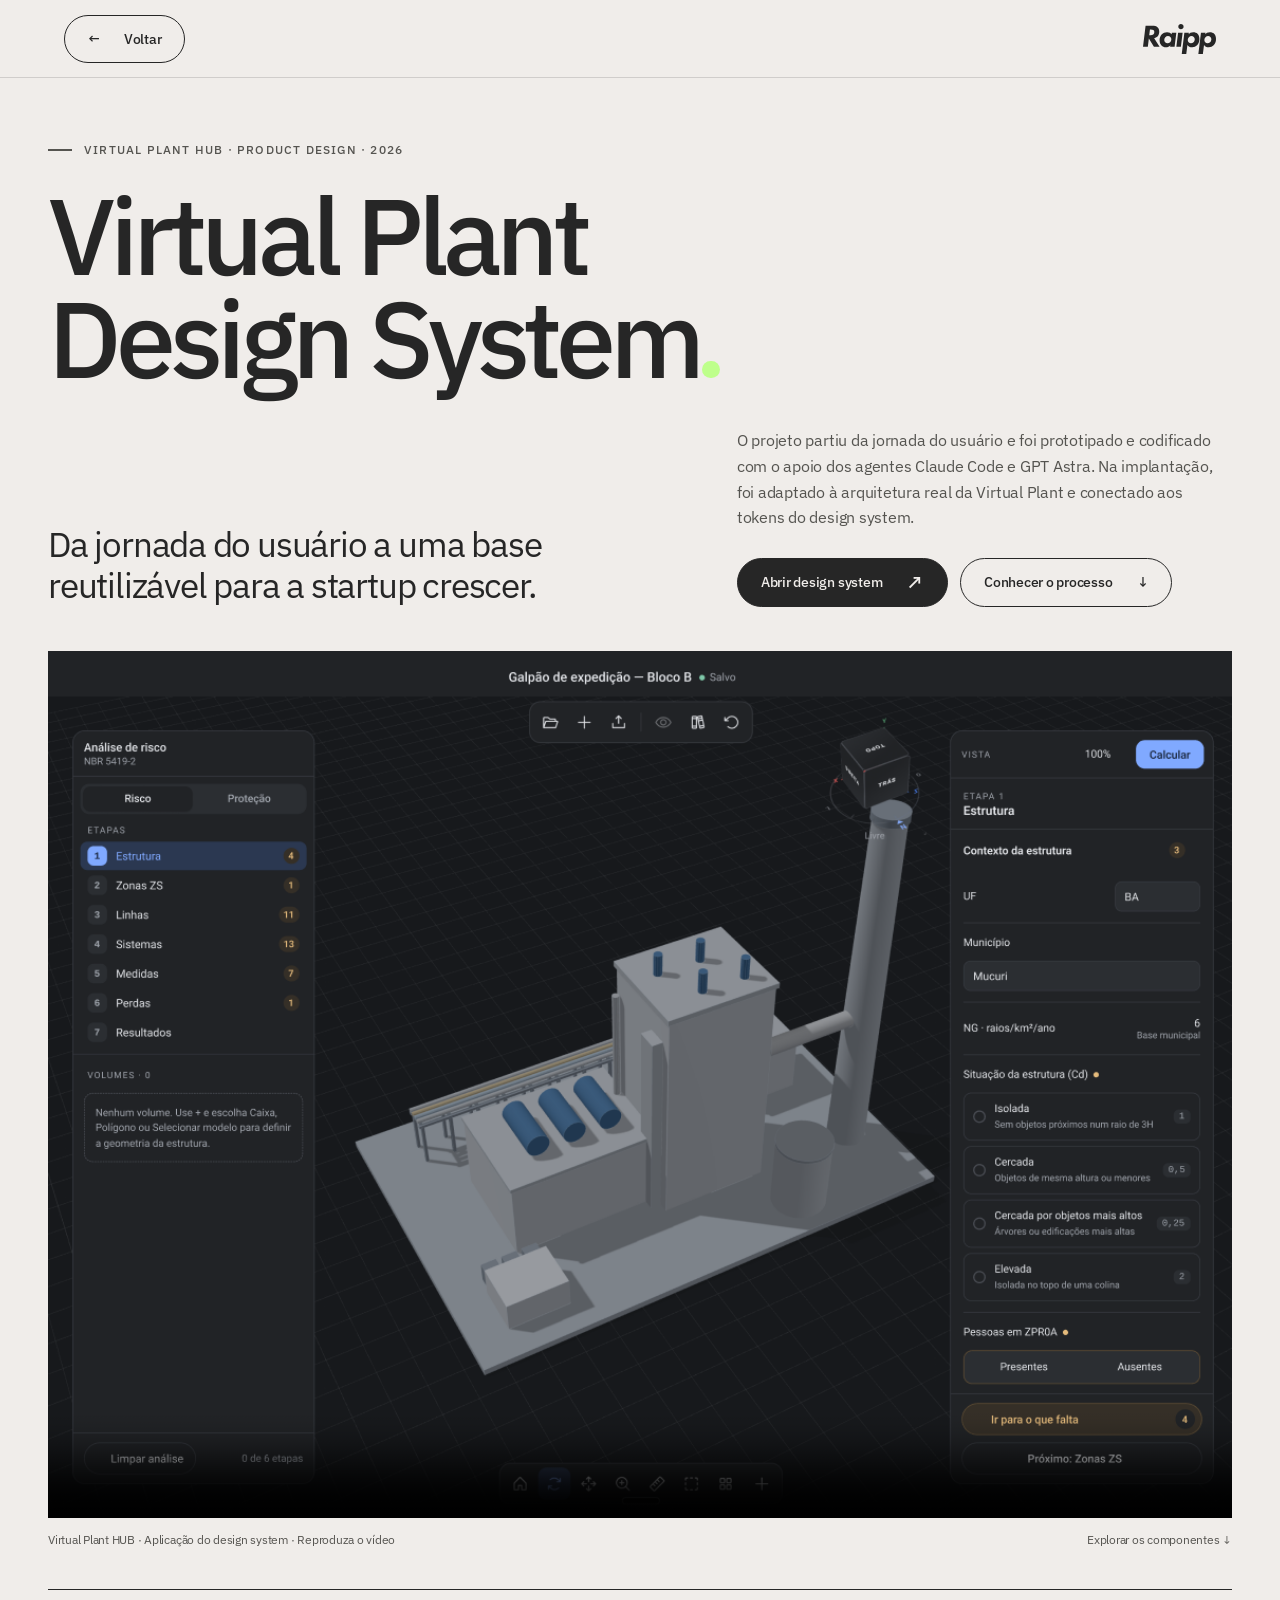
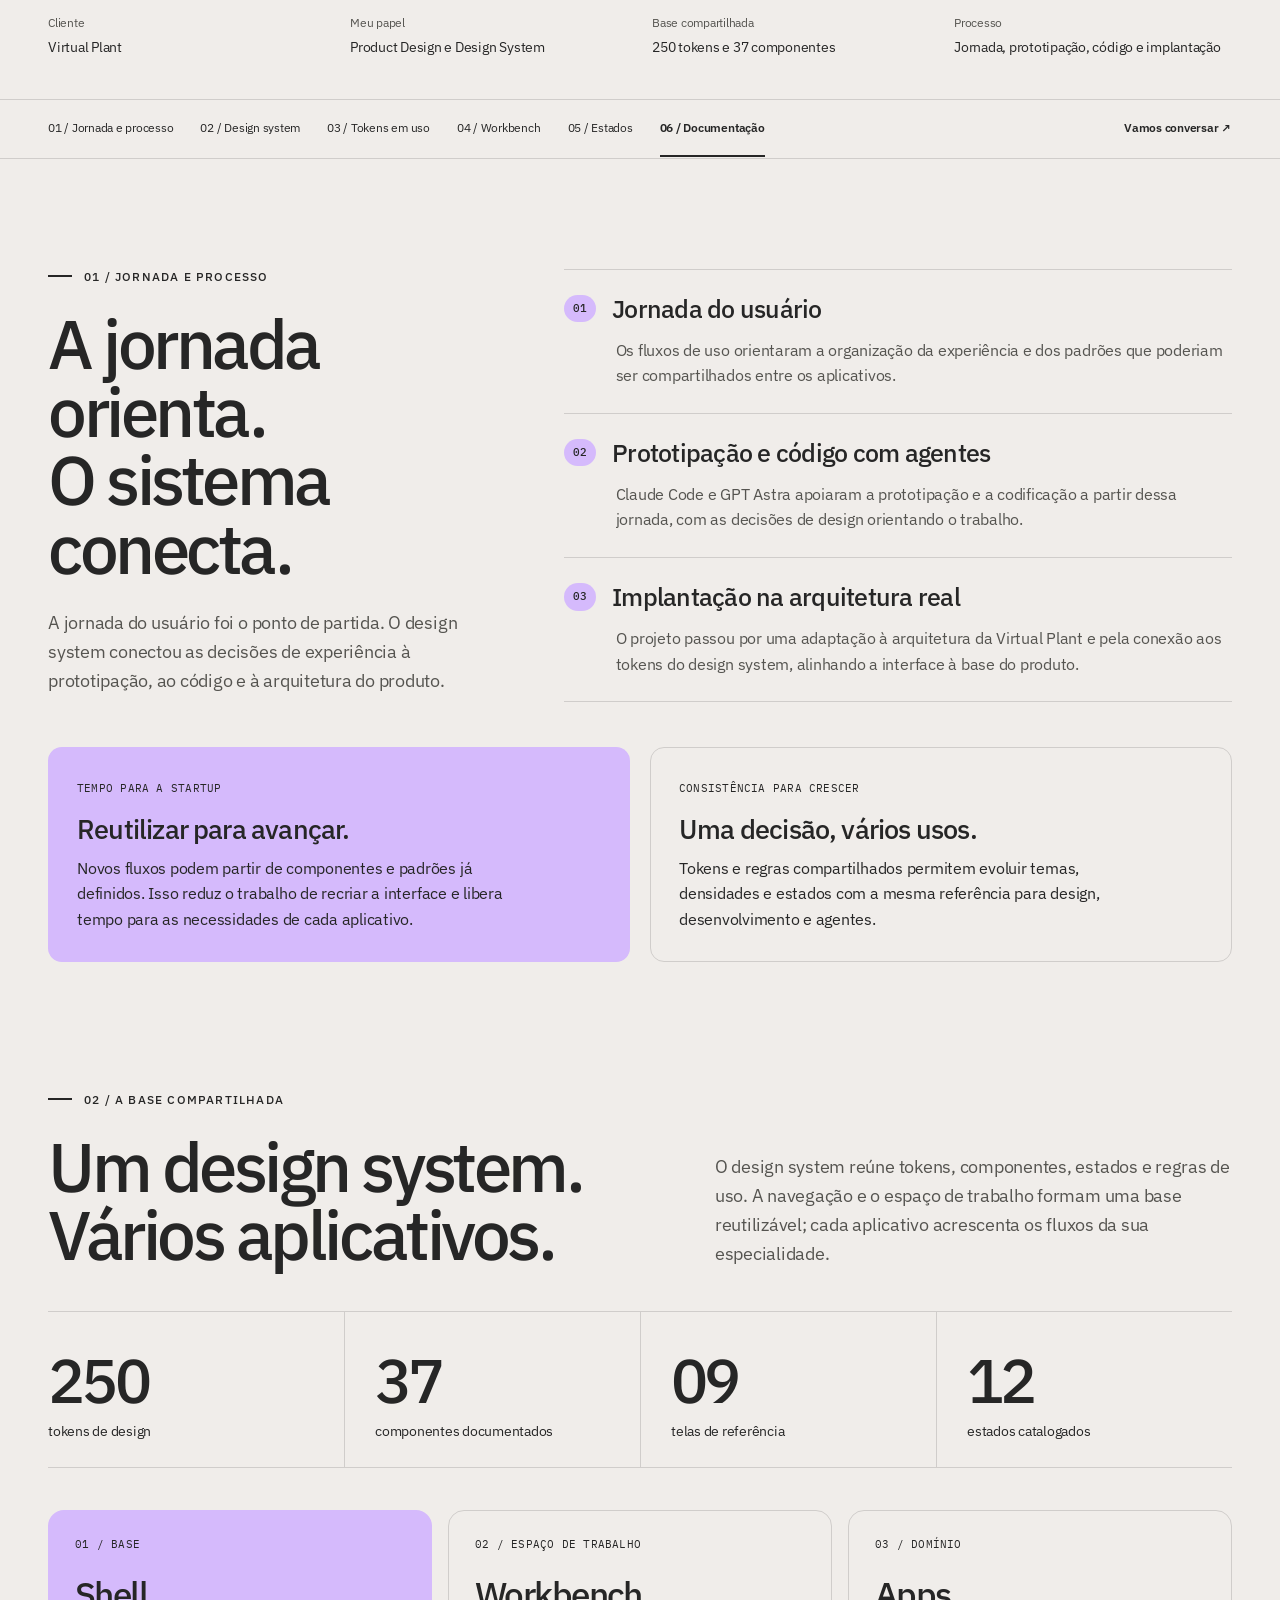
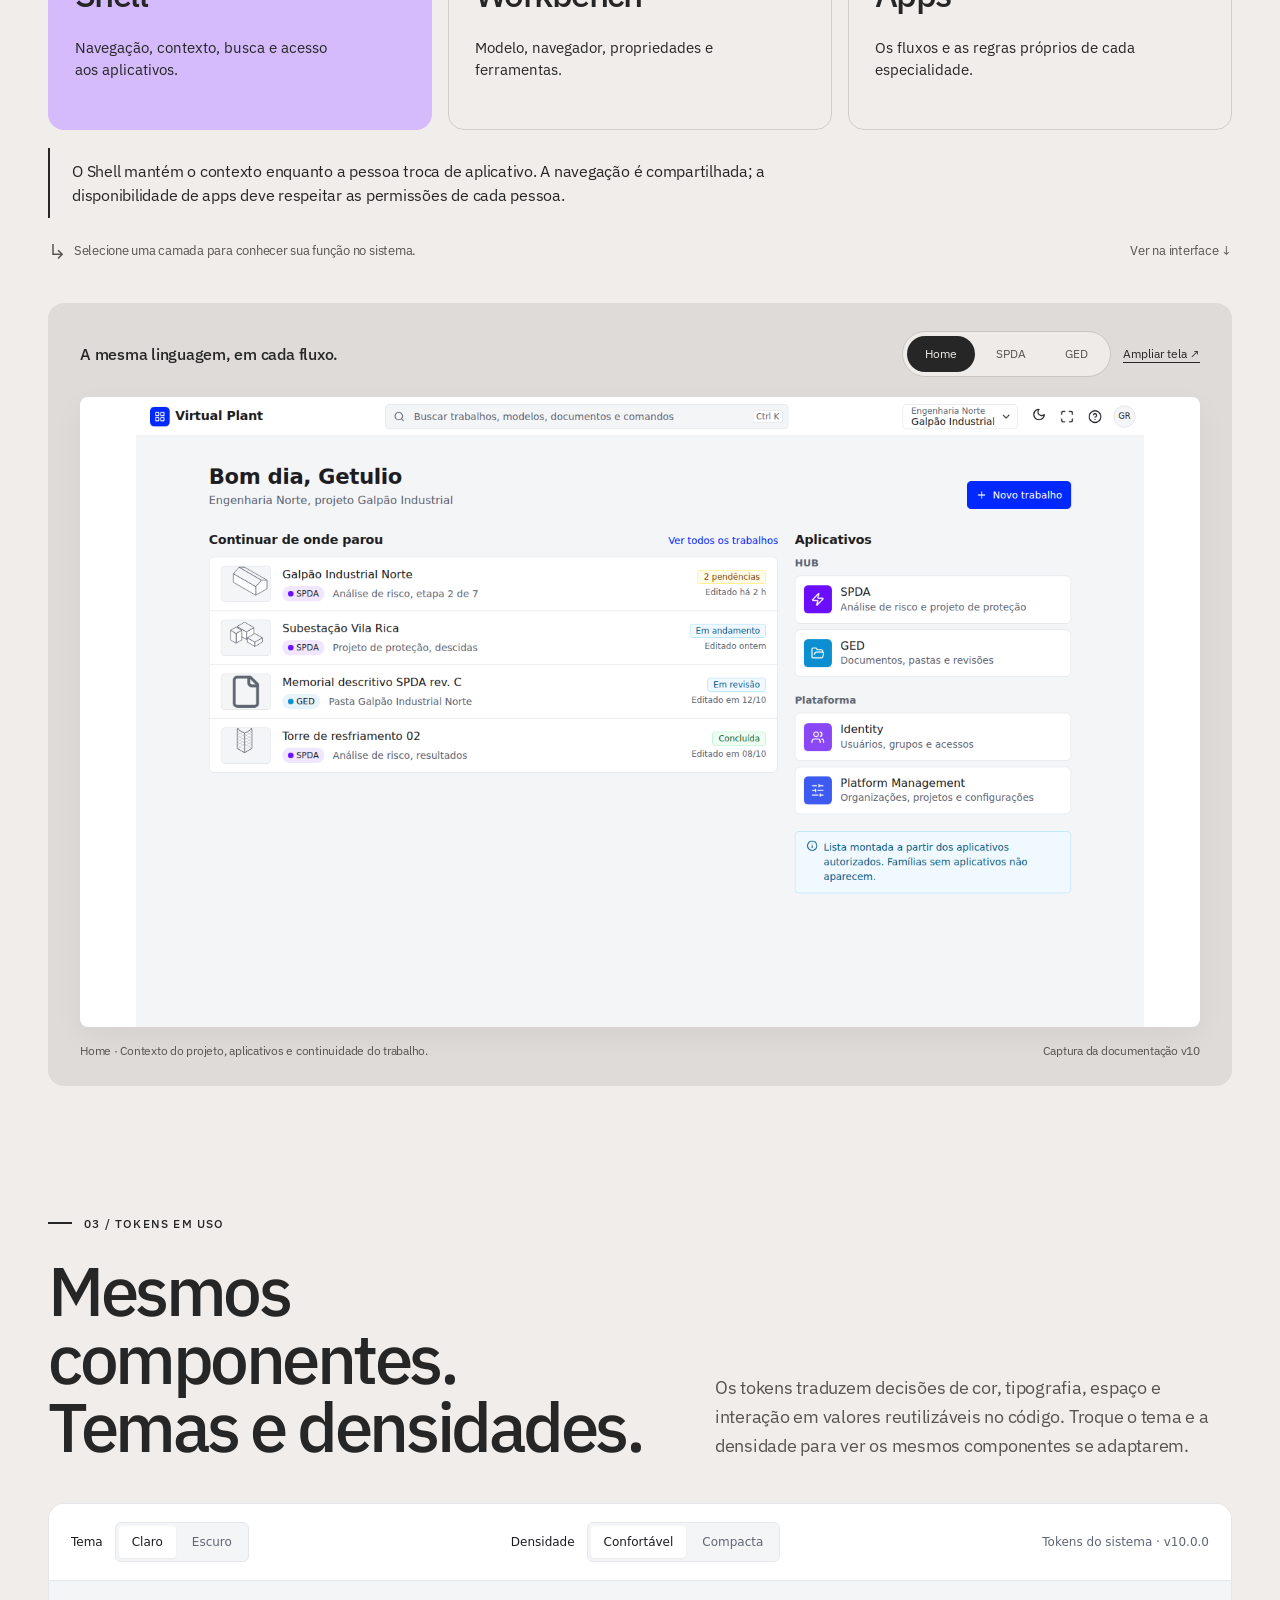
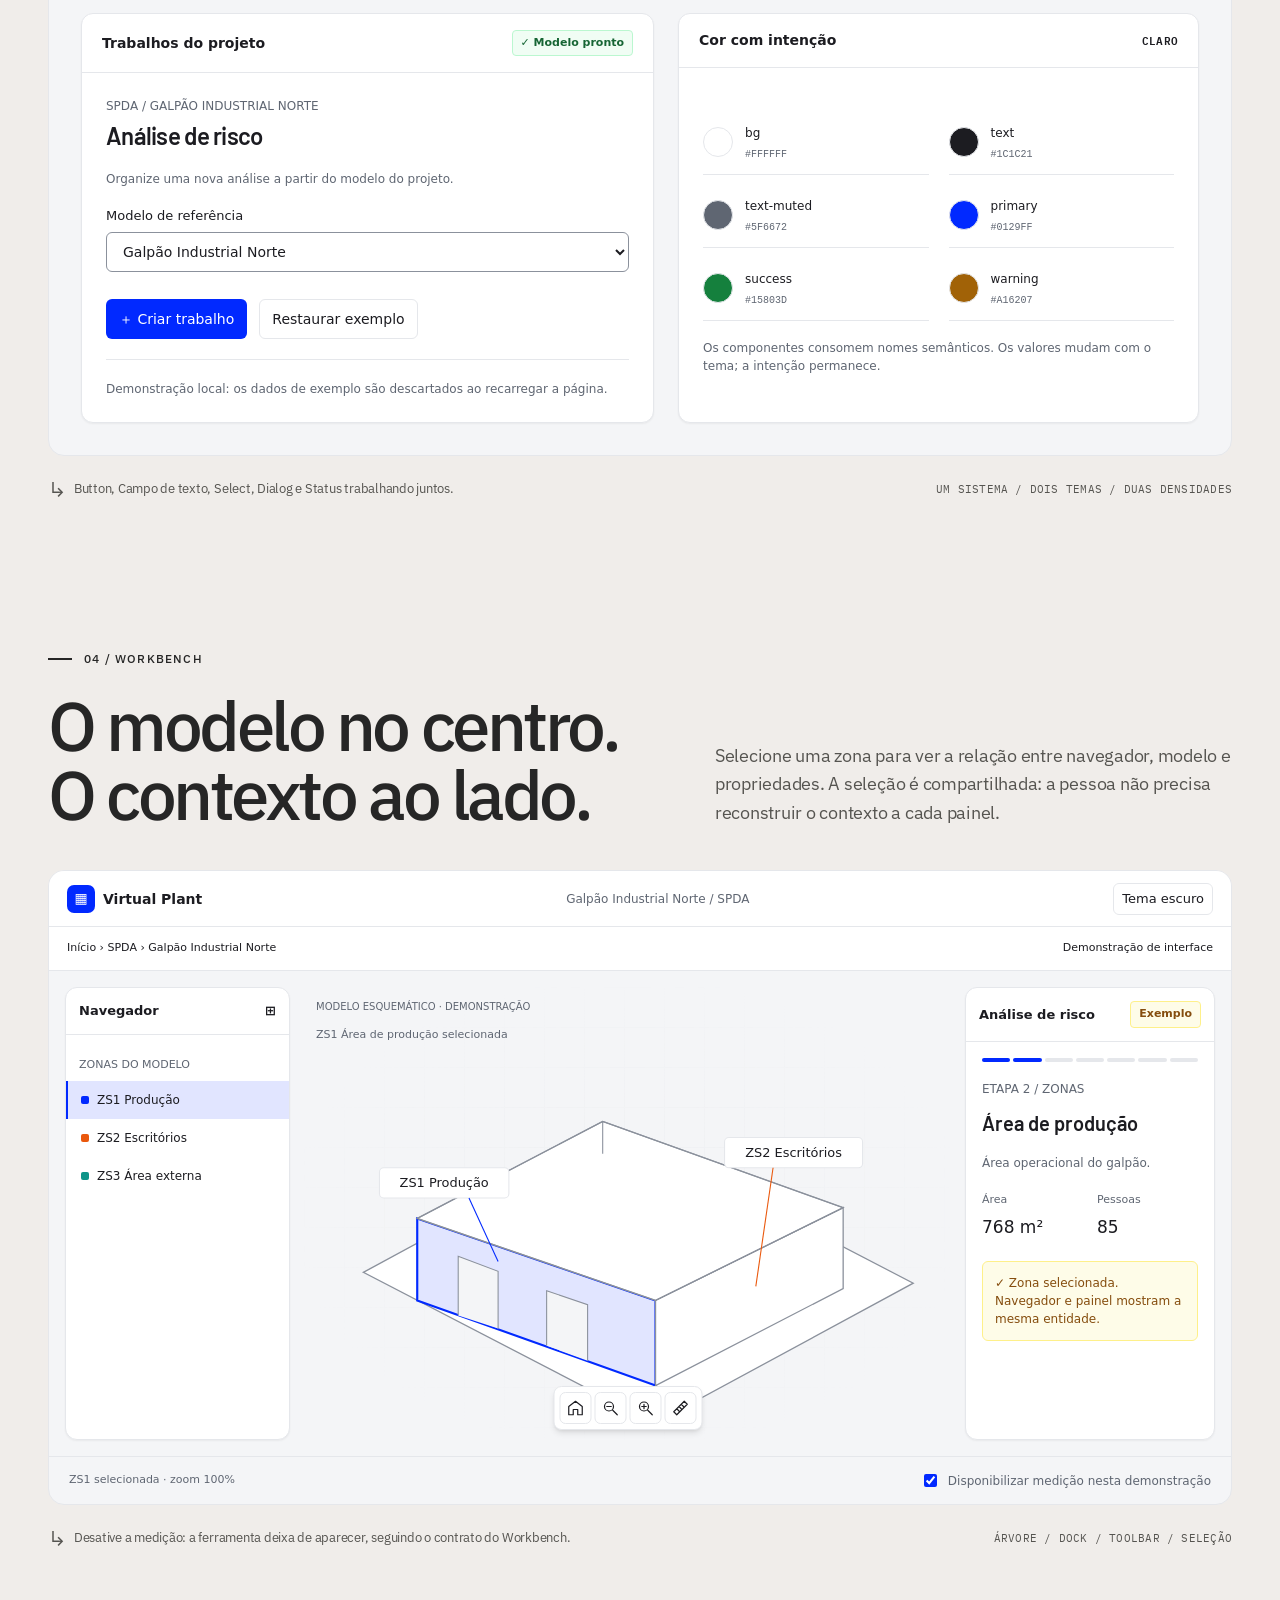
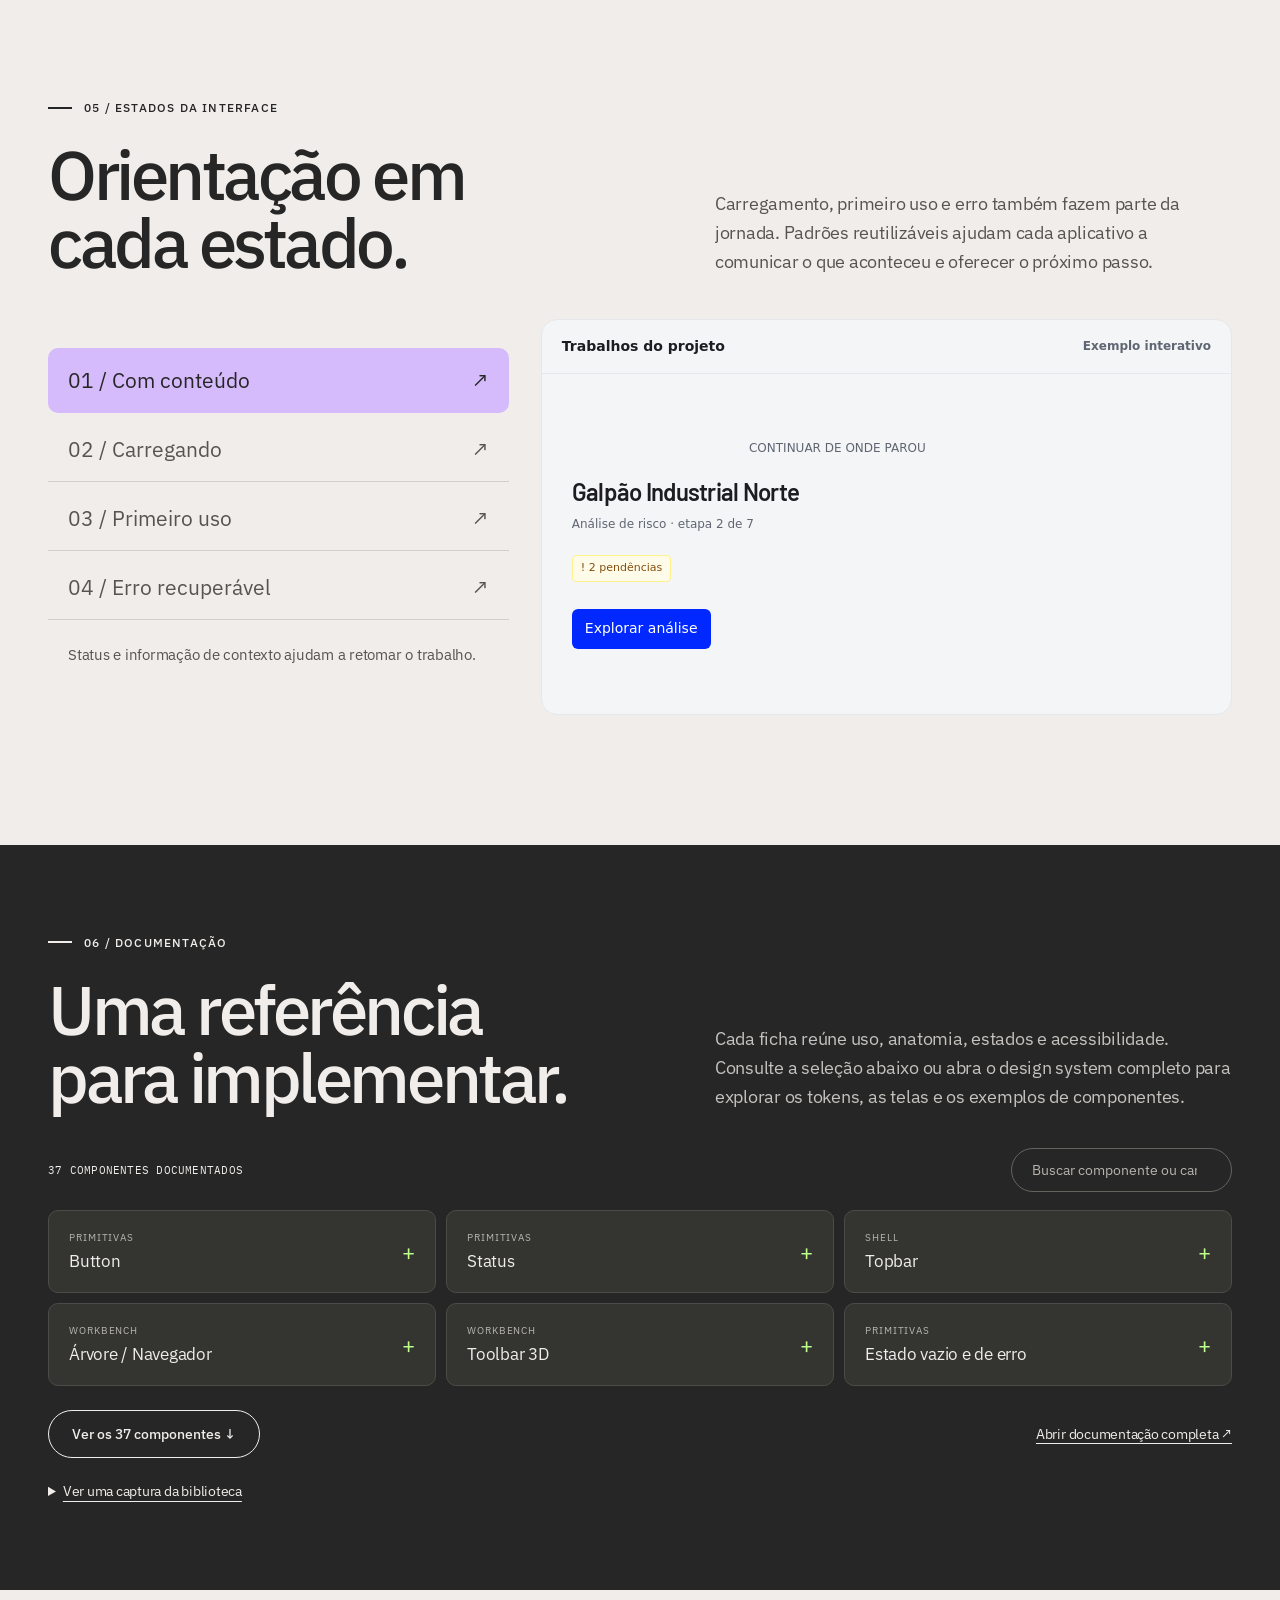
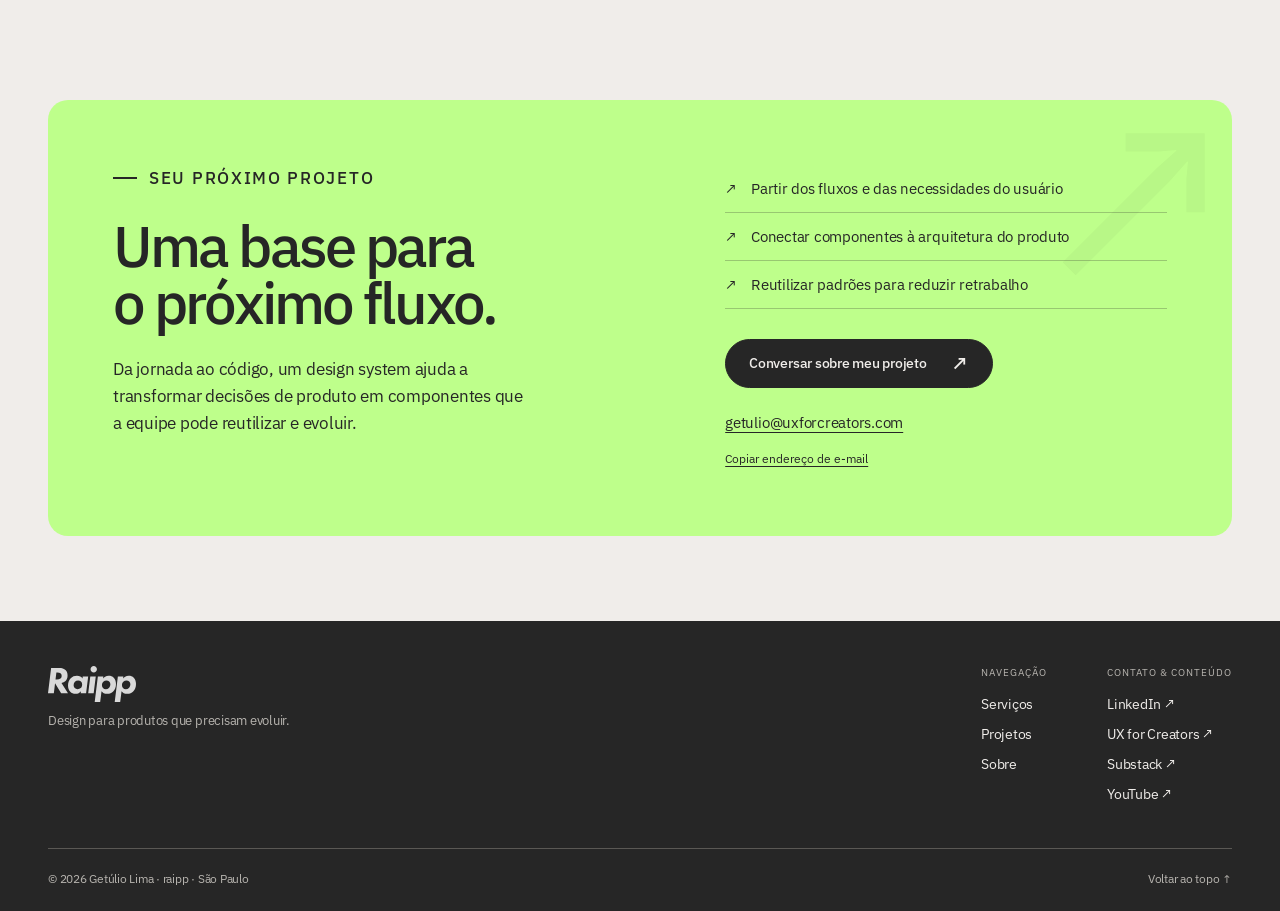
<file: virtual-plant-design-system.html>
<!doctype html>
<html lang="pt-BR">
<head>
<meta charset="utf-8"><meta name="viewport" content="width=device-width,initial-scale=1">
<title>Virtual Plant — Design System, jornada e código com IA · raipp</title>
<meta name="description" content="Da jornada do usuário ao código com Claude Code e GPT Astra: um design system conectado à arquitetura da Virtual Plant, com tokens e componentes reutilizáveis.">
<meta name="theme-color" content="#F0EDEA">
<link rel="stylesheet" href="design-system/vp-tokens.css">
<link rel="preconnect" href="https://fonts.googleapis.com">
<link rel="preconnect" href="https://fonts.gstatic.com" crossorigin>
<link rel="stylesheet" href="https://fonts.googleapis.com/css2?family=IBM+Plex+Sans:wght@400;500;600&amp;family=IBM+Plex+Mono:wght@400;500&amp;family=Barlow:wght@500;600&amp;display=swap">
<link rel="stylesheet" href="assets/vp-case/case.css">
</head>
<body id="topo">
<div class="reading-progress" aria-hidden="true"><span id="reading-progress"></span></div>
<a class="skip" href="#conteudo">Pular para o conteúdo</a>
<header class="case-header" data-header>
<a class="pill" data-return-home href="index.html#projetos" style="pointer-events:auto;background:var(--sand)"><span aria-hidden="true">←</span> Voltar</a>
<a data-logo="" data-return-home href="index.html" aria-label="raipp, início" style="pointer-events:auto;display:block;transition:transform 420ms cubic-bezier(0.16,1,0.3,1);"><img data-logo-img="" src="assets/vp-case/image-b792e1bc3e.svg" alt="raipp" style="display:block;height:30px;width:auto;transition:filter 300ms linear;"></a>
</header>
<main id="conteudo">
<section class="hero wrap" aria-labelledby="case-title"><p class="eyebrow">Virtual Plant HUB · Product Design · 2026</p><h1 id="case-title">Virtual Plant<br>Design System<span class="dot" aria-hidden="true"></span></h1><div class="hero-grid"><p class="lead">Da jornada do usuário a uma base reutilizável para a startup crescer.</p><div><p class="body-copy">O projeto partiu da jornada do usuário e foi prototipado e codificado com o apoio dos agentes Claude Code e GPT Astra. Na implantação, foi adaptado à arquitetura real da Virtual Plant e conectado aos tokens do design system.</p><div class="actions"><a class="pill dark" href="design-system/index.html">Abrir design system <span class="arrow" aria-hidden="true">↗</span></a><a class="pill" href="#processo">Conhecer o processo <span aria-hidden="true">↓</span></a></div></div></div>
<figure class="hero-media"><video id="case-video" muted loop playsinline controls preload="none" poster="assets/vp-case/image-1f94814b74.png" aria-label="Vídeo do projeto Virtual Plant HUB"><source src="assets/vp-case-project.mp4" type="video/mp4">Seu navegador não suporta vídeo HTML5.</video></figure><div class="media-caption"><span>Virtual Plant HUB · Aplicação do design system · Reproduza o vídeo</span><a href="#tokens">Explorar os componentes ↓</a></div>
<dl class="project-meta"><div><dt>Cliente</dt><dd>Virtual Plant</dd></div><div><dt>Meu papel</dt><dd>Product Design e Design System</dd></div><div><dt>Base compartilhada</dt><dd>250 tokens e 37 componentes</dd></div><div><dt>Processo</dt><dd>Jornada, prototipação, código e implantação</dd></div></dl></section>
<nav class="sticky-nav" aria-label="Seções do projeto"><div class="wrap"><a href="#processo">01 / Jornada e processo</a><a href="#sistema">02 / Design system</a><a href="#tokens">03 / Tokens em uso</a><a href="#workbench">04 / Workbench</a><a href="#estados">05 / Estados</a><a href="#documentacao">06 / Documentação</a><a class="nav-cta" href="#contato">Vamos conversar ↗</a></div></nav>
<section class="section wrap" id="processo"><div class="process-grid"><div><p class="eyebrow" style="margin-bottom:25px">01 / Jornada e processo</p><h2>A jornada orienta.<br>O sistema conecta.</h2><p class="body-copy" style="margin-top:27px">A jornada do usuário foi o ponto de partida. O design system conectou as decisões de experiência à prototipação, ao código e à arquitetura do produto.</p></div><ol class="process-steps"><li><h3><span class="mono">01</span>Jornada do usuário</h3><p>Os fluxos de uso orientaram a organização da experiência e dos padrões que poderiam ser compartilhados entre os aplicativos.</p></li><li><h3><span class="mono">02</span>Prototipação e código com agentes</h3><p>Claude Code e GPT Astra apoiaram a prototipação e a codificação a partir dessa jornada, com as decisões de design orientando o trabalho.</p></li><li><h3><span class="mono">03</span>Implantação na arquitetura real</h3><p>O projeto passou por uma adaptação à arquitetura da Virtual Plant e pela conexão aos tokens do design system, alinhando a interface à base do produto.</p></li></ol></div><div class="roadmap"><article><span class="mono">TEMPO PARA A STARTUP</span><h3>Reutilizar para avançar.</h3><p>Novos fluxos podem partir de componentes e padrões já definidos. Isso reduz o trabalho de recriar a interface e libera tempo para as necessidades de cada aplicativo.</p></article><article><span class="mono">CONSISTÊNCIA PARA CRESCER</span><h3>Uma decisão, vários usos.</h3><p>Tokens e regras compartilhados permitem evoluir temas, densidades e estados com a mesma referência para design, desenvolvimento e agentes.</p></article></div></section>
<section class="section wrap" id="sistema"><div class="section-heading"><div><p class="eyebrow">02 / A base compartilhada</p><h2>Um design system.<br>Vários aplicativos.</h2></div><p class="body-copy">O design system reúne tokens, componentes, estados e regras de uso. A navegação e o espaço de trabalho formam uma base reutilizável; cada aplicativo acrescenta os fluxos da sua especialidade.</p></div>
<div class="stats" aria-label="Escopo da documentação v10"><div class="stat"><strong>250</strong><span>tokens de design</span></div><div class="stat"><strong>37</strong><span>componentes documentados</span></div><div class="stat"><strong>09</strong><span>telas de referência</span></div><div class="stat"><strong>12</strong><span>estados catalogados</span></div></div>
<div class="architecture" role="group" aria-label="Camadas do sistema"><button class="arch-card" data-layer="shell" aria-pressed="true"><span class="mono">01 / BASE</span><strong>Shell</strong><span>Navegação, contexto, busca e acesso aos aplicativos.</span></button><button class="arch-card" data-layer="workbench" aria-pressed="false"><span class="mono">02 / ESPAÇO DE TRABALHO</span><strong>Workbench</strong><span>Modelo, navegador, propriedades e ferramentas.</span></button><button class="arch-card" data-layer="apps" aria-pressed="false"><span class="mono">03 / DOMÍNIO</span><strong>Apps</strong><span>Os fluxos e as regras próprios de cada especialidade.</span></button></div>
<div class="arch-detail" aria-live="polite"><p id="layer-description">O Shell mantém o contexto enquanto a pessoa troca de aplicativo. A navegação é compartilhada; a disponibilidade de apps deve respeitar as permissões de cada pessoa.</p></div><p class="interaction-caption"><span class="hint">Selecione uma camada para conhecer sua função no sistema.</span><a href="#workbench">Ver na interface ↓</a></p>
<div class="gallery" aria-label="Telas de referência do design system"><div class="gallery-bar"><p class="gallery-title">A mesma linguagem, em cada fluxo.</p><div class="gallery-controls"><div class="gallery-tabs" role="tablist" aria-label="Telas do sistema"><button role="tab" id="screen-home-tab" aria-controls="screen-panel" aria-selected="true" tabindex="0" data-screen="home">Home</button><button role="tab" id="screen-spda-tab" aria-controls="screen-panel" aria-selected="false" tabindex="-1" data-screen="spda">SPDA</button><button role="tab" id="screen-ged-tab" aria-controls="screen-panel" aria-selected="false" tabindex="-1" data-screen="ged">GED</button></div><button class="gallery-zoom" id="enlarge-screen">Ampliar tela ↗</button></div></div><div role="tabpanel" id="screen-panel" aria-labelledby="screen-home-tab"><img class="gallery-image" id="screen-image" src="assets/vp-case/image-87eb8768ae.png" alt="Tela de referência da Home: aplicativos e lista de trabalhos para continuar." width="1440" height="900" decoding="async" loading="lazy"></div><p class="gallery-caption"><span id="screen-caption">Home · Contexto do projeto, aplicativos e continuidade do trabalho.</span><span>Captura da documentação v10</span></p></div>
</section>
<section class="section wrap" id="tokens"><div class="section-heading"><div><p class="eyebrow">03 / Tokens em uso</p><h2>Mesmos componentes.<br>Temas e densidades.</h2></div><p class="body-copy">Os tokens traduzem decisões de cor, tipografia, espaço e interação em valores reutilizáveis no código. Troque o tema e a densidade para ver os mesmos componentes se adaptarem.</p></div>
<div class="demo" id="theme-demo" data-theme="light" data-density="comfortable"><div class="demo-controls"><div class="control-group"><span id="theme-label">Tema</span><div class="segmented" role="group" aria-labelledby="theme-label"><button data-theme-choice="light" aria-pressed="true">Claro</button><button data-theme-choice="dark" aria-pressed="false">Escuro</button></div></div><div class="control-group"><span id="density-label">Densidade</span><div class="segmented" role="group" aria-labelledby="density-label"><button data-density-choice="comfortable" aria-pressed="true">Confortável</button><button data-density-choice="compact" aria-pressed="false">Compacta</button></div></div><span class="demo-label">Tokens do sistema · v10.0.0</span></div>
<div class="theme-body"><div class="vp-panel"><div class="panel-head"><span>Trabalhos do projeto</span><span class="vp-status">✓ Modelo pronto</span></div><div class="panel-body"><p class="vp-muted">SPDA / GALPÃO INDUSTRIAL NORTE</p><h3 id="example-work-name">Análise de risco</h3><p class="vp-muted" id="example-work-description">Organize uma nova análise a partir do modelo do projeto.</p><label class="vp-field"><span>Modelo de referência</span><select class="vp-input" id="model-choice"><option>Galpão Industrial Norte</option><option>Subestação 138 kV</option></select></label><div class="actions"><button class="vp-btn primary" id="new-work">＋ Criar trabalho</button><button class="vp-btn" id="reset-example">Restaurar exemplo</button></div><p class="vp-muted theme-note">Demonstração local: os dados de exemplo são descartados ao recarregar a página.</p></div></div>
<div class="vp-panel"><div class="panel-head"><span>Cor com intenção</span><span class="mono" id="theme-name">CLARO</span></div><div class="panel-body"><div class="token-list" id="token-list"></div><p class="vp-muted">Os componentes consomem nomes semânticos. Os valores mudam com o tema; a intenção permanece.</p></div></div></div></div><div class="interaction-caption"><span class="hint">Button, Campo de texto, Select, Dialog e Status trabalhando juntos.</span><span class="mono">UM SISTEMA / DOIS TEMAS / DUAS DENSIDADES</span></div></section>
<section class="section wrap" id="workbench"><div class="section-heading"><div><p class="eyebrow">04 / Workbench</p><h2>O modelo no centro.<br>O contexto ao lado.</h2></div><p class="body-copy">Selecione uma zona para ver a relação entre navegador, modelo e propriedades. A seleção é compartilhada: a pessoa não precisa reconstruir o contexto a cada painel.</p></div>
<div class="demo" id="wb-demo" data-theme="light" data-density="compact"><div class="wb-topbar"><strong><span class="app-badge" aria-hidden="true">▦</span>Virtual Plant</strong><span class="demo-label">Galpão Industrial Norte / SPDA</span><button class="vp-btn" id="wb-theme" aria-label="Alternar tema do Workbench">Tema escuro</button></div><div class="wb-bar"><span>Início › SPDA › Galpão Industrial Norte</span><span>Demonstração de interface</span></div><div class="wb-layout"><aside class="vp-panel navigator" aria-label="Navegador do modelo"><div class="panel-head">Navegador <span aria-hidden="true">⊞</span></div><div class="tree" role="tree" aria-label="Zonas do modelo"><div class="tree-group" role="presentation">ZONAS DO MODELO</div><button role="treeitem" aria-selected="true" tabindex="0" data-zone="production"><i class="node-dot" aria-hidden="true"></i>ZS1 Produção</button><button role="treeitem" aria-selected="false" tabindex="-1" data-zone="office"><i class="node-dot orange" aria-hidden="true"></i>ZS2 Escritórios</button><button role="treeitem" aria-selected="false" tabindex="-1" data-zone="external"><i class="node-dot teal" aria-hidden="true"></i>ZS3 Área externa</button></div></aside>
<div class="scene"><div class="scene-grid" aria-hidden="true"></div><span class="scene-title">MODELO ESQUEMÁTICO · DEMONSTRAÇÃO</span><span class="scene-hint" id="scene-hint">ZS1 Área de produção selecionada</span>
<svg viewBox="0 0 600 410" aria-label="Modelo esquemático de um galpão com três zonas selecionáveis" role="img"><g class="building" id="building"><polygon data-zone-shape="external" class="zone" points="55,260 295,130 565,270 325,400"/><polygon data-zone-shape="production" class="zone selected" points="105,210 105,286 326,365 326,286"/><polygon data-zone-shape="office" class="zone" points="326,286 326,365 500,275 500,200"/><polygon fill="var(--vp-color-bg-elevated)" points="105,210 277,120 500,200 326,286"/><path d="M105 210L277 120L500 200M277 120L277 150M105 210L326 286L500 200" fill="none" stroke="var(--vp-color-border-strong)"/><path d="M143 300V245L180 259V312M225 328V277L263 290V342" fill="var(--vp-color-bg-muted)" stroke="var(--vp-color-border-strong)"/><g id="measure-line" hidden><path d="M92 318L315 398M92 308V328M315 388V408" fill="none" stroke="var(--vp-viewport-measure)" stroke-width="2"/><rect x="165" y="338" width="80" height="25" rx="4" fill="var(--vp-viewport-measure)"/><text x="205" y="355" text-anchor="middle" style="fill:white;font-size:12px">48,00 m</text></g><g><rect x="70" y="163" width="120" height="28" rx="4" fill="var(--vp-color-bg)" stroke="var(--vp-color-border)"/><text x="130" y="181" text-anchor="middle">ZS1 Produção</text><path d="M153 191L180 250" stroke="var(--vp-color-primary)"/></g><g><rect x="390" y="135" width="128" height="28" rx="4" fill="var(--vp-color-bg)" stroke="var(--vp-color-border)"/><text x="454" y="153" text-anchor="middle">ZS2 Escritórios</text><path d="M435 163L419 273" stroke="var(--vp-viewport-category-2)"/></g></g></svg>
<div class="toolbar" role="toolbar" aria-label="Ferramentas da demonstração"><button class="vp-btn vp-icon" id="view-reset" title="Restaurar vista" aria-label="Restaurar vista"><svg viewBox="0 0 24 24"><path d="M3 10L12 3L21 10V21H15V14H9V21H3Z"/></svg></button><button class="vp-btn vp-icon" id="zoom-out" aria-label="Diminuir zoom" title="Diminuir zoom"><svg viewBox="0 0 24 24"><circle cx="10" cy="10" r="6"/><path d="M15 15L21 21M7 10H13"/></svg></button><button class="vp-btn vp-icon" id="zoom-in" aria-label="Aumentar zoom" title="Aumentar zoom"><svg viewBox="0 0 24 24"><circle cx="10" cy="10" r="6"/><path d="M15 15L21 21M7 10H13M10 7V13"/></svg></button><button class="vp-btn vp-icon" id="measure-tool" aria-label="Mostrar medida de exemplo" aria-pressed="false" title="Mostrar medida de exemplo"><svg viewBox="0 0 24 24"><path d="M3 17L17 3L21 7L7 21ZM7 13L10 16M10 10L13 13M13 7L16 10"/></svg></button></div></div>
<aside class="vp-panel inspector" aria-label="Propriedades da zona"><div class="panel-head">Análise de risco <span class="vp-status warning">Exemplo</span></div><div class="panel-body"><div class="step-track" aria-label="Etapa 2 de 7"><i></i><i></i><i></i><i></i><i></i><i></i><i></i></div><div><p class="vp-muted">ETAPA 2 / ZONAS</p><h4 id="zone-name">Área de produção</h4><p class="vp-muted" id="zone-description">Área operacional do galpão.</p></div><dl class="mini-data"><div><dt>Área</dt><dd id="zone-area">768 m²</dd></div><div><dt>Pessoas</dt><dd id="zone-people">85</dd></div></dl><div class="vp-banner" id="zone-banner">✓ Zona selecionada. Navegador e painel mostram a mesma entidade.</div></div></aside></div><div class="wb-foot"><span id="wb-feedback" aria-live="polite">ZS1 selecionada · zoom 100%</span><label class="cap-control"><input id="measure-capability" type="checkbox" checked> Disponibilizar medição nesta demonstração</label></div></div><div class="interaction-caption"><span class="hint">Desative a medição: a ferramenta deixa de aparecer, seguindo o contrato do Workbench.</span><span class="mono">ÁRVORE / DOCK / TOOLBAR / SELEÇÃO</span></div></section>
<section class="section wrap" id="estados"><div class="section-heading"><div><p class="eyebrow">05 / Estados da interface</p><h2>Orientação em<br>cada estado.</h2></div><p class="body-copy">Carregamento, primeiro uso e erro também fazem parte da jornada. Padrões reutilizáveis ajudam cada aplicativo a comunicar o que aconteceu e oferecer o próximo passo.</p></div><div class="status-demo"><div class="state-menu" role="group" aria-label="Estado da lista de trabalhos"><button data-state="loaded" aria-pressed="true">01 / Com conteúdo <span aria-hidden="true">↗</span></button><button data-state="loading" aria-pressed="false">02 / Carregando <span aria-hidden="true">↗</span></button><button data-state="empty" aria-pressed="false">03 / Primeiro uso <span aria-hidden="true">↗</span></button><button data-state="error" aria-pressed="false">04 / Erro recuperável <span aria-hidden="true">↗</span></button><p class="state-note" id="state-note">Status e informação de contexto ajudam a retomar o trabalho.</p></div><div class="demo" id="state-demo" data-theme="light"><div class="panel-head"><span>Trabalhos do projeto</span><span class="demo-label">Exemplo interativo</span></div><div class="state-surface" id="state-surface" aria-live="polite"></div></div></div></section>
<section class="doc-section" id="documentacao"><div class="wrap"><div class="section-heading"><div><p class="eyebrow">06 / Documentação</p><h2>Uma referência<br>para implementar.</h2></div><p class="body-copy">Cada ficha reúne uso, anatomia, estados e acessibilidade. Consulte a seleção abaixo ou abra o design system completo para explorar os tokens, as telas e os exemplos de componentes.</p></div><div class="doc-top"><span class="mono" id="catalog-count">37 COMPONENTES DOCUMENTADOS</span><label><span class="sr-only">Buscar componente por nome ou camada</span><input class="doc-search" id="catalog-search" type="search" placeholder="Buscar componente ou camada…"></label></div><div class="catalog" id="catalog"></div><p class="empty-catalog" id="catalog-empty" hidden>Nenhum componente encontrado. Tente “Button”, “Shell” ou “Workbench”.</p><div class="doc-bottom"><button class="pill light" id="catalog-more">Ver os 37 componentes <span aria-hidden="true">↓</span></button><a class="documentation-link" href="design-system/index.html">Abrir documentação completa ↗</a></div><details class="reference-panel"><summary>Ver uma captura da biblioteca</summary><img decoding="async" loading="lazy" src="assets/vp-case/image-fd2f6c8e89.png" alt="Biblioteca de componentes do Virtual Plant, com exemplos e código lado a lado." width="1120" height="820"></details></div></section>

<section class="contact wrap" id="contato"><div><p class="eyebrow">Seu próximo projeto</p><h2>Uma base para<br>o próximo fluxo.</h2><p>Da jornada ao código, um design system ajuda a transformar decisões de produto em componentes que a equipe pode reutilizar e evoluir.</p></div><div class="contact-details"><ul><li>Partir dos fluxos e das necessidades do usuário</li><li>Conectar componentes à arquitetura do produto</li><li>Reutilizar padrões para reduzir retrabalho</li></ul><div class="actions"><a class="pill dark" id="contact-link" href="mailto:getulio@uxforcreators.com">Conversar sobre meu projeto <span class="arrow" aria-hidden="true">↗</span></a></div><a class="email" href="mailto:getulio@uxforcreators.com">getulio@uxforcreators.com</a><button class="copy-btn" id="copy-email">Copiar endereço de e-mail</button></div></section>
</main><footer class="footer"><div class="wrap"><div class="footer-top"><div><img class="logo" src="assets/vp-case/image-b792e1bc3e.svg" alt="raipp" width="112" height="36" style="filter:invert(1)"><p style="font-size:13px;color:#b7b4af;margin-top:10px">Design para produtos que precisam evoluir.</p></div><nav class="footer-nav" aria-label="Links do rodapé"><div><small>Navegação</small><a href="https://www.raipp.com.br/#work">Serviços</a><a href="https://www.raipp.com.br/#projetos">Projetos</a><a href="https://www.raipp.com.br/#about">Sobre</a></div><div><small>Contato & conteúdo</small><a href="https://www.linkedin.com/in/getuliosoueu/" target="_blank" rel="noopener">LinkedIn ↗</a><a href="https://www.uxforcreators.com" target="_blank" rel="noopener">UX for Creators ↗</a><a href="https://substack.com/@getuliosoueu" target="_blank" rel="noopener">Substack ↗</a><a href="https://www.youtube.com/@getuliosoueu" target="_blank" rel="noopener">YouTube ↗</a></div></nav></div><div class="footer-bottom"><span>© 2026 Getúlio Lima · raipp · São Paulo</span><a href="#topo">Voltar ao topo ↑</a></div></div></footer>
<dialog class="gallery-lightbox" id="screen-dialog" aria-labelledby="screen-dialog-title"><div class="gallery-bar"><h3 id="screen-dialog-title">Tela de referência · Home</h3><button class="close-image" id="close-screen" aria-label="Fechar tela ampliada">×</button></div><img id="screen-large" alt="Tela de referência da Home" width="1440" height="900"></dialog>
<dialog class="vp-dialog" id="work-dialog" data-theme="light" aria-labelledby="dialog-title"><form id="work-form"><div class="panel-head"><span>Novo trabalho</span><button class="vp-btn vp-icon" type="button" id="close-dialog" aria-label="Fechar diálogo">×</button></div><div class="dialog-body"><h3 id="dialog-title">Criar análise de exemplo</h3><p class="vp-muted" style="margin-top:10px">Experimente o fluxo de criação. Nenhum dado será enviado.</p><label class="vp-field"><span>Nome do trabalho</span><input class="vp-input" id="work-name" name="work-name" required maxlength="80" autocomplete="off" placeholder="Ex.: Análise de risco — Bloco B"></label><p class="vp-muted" id="dialog-model" style="margin-top:14px"></p><div class="actions"><button class="vp-btn" type="button" id="cancel-dialog">Cancelar</button><button class="vp-btn primary" type="submit">Criar exemplo</button></div></div></form></dialog><div class="toast" id="toast" role="status" hidden></div>
<script src="assets/vp-case/case.js" defer></script>
</body>
</html>
</file>
<file: creators-club-identidade-visual/guia.css>
:root {
  --paper: #F6F6F4;
  --white: #FFFFFF;
  --ink: #1C1C1C;
  --accent: #FF7A45;
  --muted: #6E6E6A;
  --line: #E2E2DF;
  --neutral: #EBEBE8;
  --sans: "Geist", "Helvetica Neue", Arial, sans-serif;
  --mono: "Geist Mono", "SFMono-Regular", Consolas, monospace;
  --gutter: clamp(20px, 4.2vw, 64px);
}

* { box-sizing: border-box; }
html { scroll-behavior: smooth; }
body {
  margin: 0;
  background: var(--paper);
  color: var(--ink);
  font-family: var(--sans);
  -webkit-font-smoothing: antialiased;
}
h1, h2, h3, p, figure, fieldset { margin: 0; }
img { display: block; max-width: 100%; }
a { color: inherit; text-underline-offset: 4px; }
button, input { font: inherit; color: inherit; }
::selection { background: var(--accent); color: var(--ink); }
:focus-visible {
  outline: 2px solid var(--ink);
  outline-offset: 4px;
}
.shell { width: min(calc(100% - var(--gutter) * 2), 1272px); margin-inline: auto; }
.mono, .kicker { font-family: var(--mono); }
.kicker {
  font-size: 11px;
  line-height: 1.45;
  letter-spacing: 0.08em;
  font-weight: 500;
  text-transform: uppercase;
}
.orange { color: var(--accent); }
.skip-link {
  position: fixed;
  z-index: 4;
  top: 12px;
  left: 12px;
  padding: 10px 14px;
  background: var(--white);
  transform: translateY(-150%);
}
.skip-link:focus { transform: none; }

.site-header { border-bottom: 1px solid var(--line); }
.header-inner {
  display: grid;
  grid-template-columns: 1fr auto 1fr;
  align-items: center;
  gap: 16px;
  min-height: 75px;
}
.brand {
  display: inline-flex;
  align-items: center;
  gap: 10px;
  justify-self: start;
  white-space: nowrap;
  font-weight: 700;
  letter-spacing: -0.045em;
  text-decoration: none;
}
.brand-mark {
  display: grid;
  width: 34px;
  height: 34px;
  place-items: center;
  border-radius: 9px;
  background: var(--ink);
  color: var(--white);
  font-size: 13px;
  letter-spacing: -0.02em;
}
.page-nav {
  display: flex;
  gap: 3px;
  border: 1px solid var(--line);
  border-radius: 999px;
  padding: 4px;
}
.page-nav a {
  display: inline-flex;
  align-items: center;
  gap: 7px;
  padding: 8px 13px;
  border-radius: 999px;
  text-decoration: none;
  font-size: 13px;
  white-space: nowrap;
}
.page-nav a:hover { background: var(--neutral); }
.page-nav a[aria-current] { background: var(--ink); color: var(--white); }
.nav-index { font: 10px var(--mono); opacity: 0.8; }
.header-note {
  justify-self: end;
  color: var(--muted);
  text-transform: uppercase;
  letter-spacing: 0.09em;
  font-size: 10px;
}

.hero {
  display: grid;
  grid-template-columns: minmax(0, 1.26fr) minmax(0, 0.9fr);
  gap: clamp(26px, 6vw, 100px);
  align-items: center;
  padding-block: clamp(38px, 6vw, 84px);
}
.hero .kicker { display: flex; align-items: center; gap: 9px; }
.rec-dot {
  display: inline-block;
  width: 8px;
  height: 8px;
  flex: 0 0 8px;
  border-radius: 50%;
  background: var(--accent);
}
h1 {
  margin-block: 24px;
  font-size: clamp(72px, 11.1vw, 168px);
  letter-spacing: -0.078em;
  line-height: 0.83;
  font-weight: 700;
}
.hero-copy {
  max-width: 430px;
  font-size: clamp(16px, 1.9vw, 21px);
  line-height: 1.46;
  letter-spacing: -0.025em;
}
.hero-content .action { margin-top: 25px; }
.action {
  display: inline-flex;
  align-items: center;
  justify-content: center;
  gap: 14px;
  min-height: 48px;
  border: 1px solid var(--ink);
  border-radius: 12px;
  padding: 10px 18px;
  font-weight: 500;
  font-size: 14px;
  line-height: 1.25;
  text-decoration: none;
}
.primary { background: var(--ink); color: var(--white); }
a.primary:hover { background: #000; }
.secondary { background: transparent; color: var(--ink); }
.hero-figure { min-width: 0; }
.film-frame {
  padding: 12px;
  border-radius: 18px;
  background: var(--ink);
  color: var(--white);
}
.film-frame img {
  width: 100%;
  aspect-ratio: 1;
  height: auto;
  object-fit: cover;
  border-radius: 8px;
}
.film-meta {
  display: flex;
  justify-content: space-between;
  align-items: center;
  padding: 4px 3px 12px;
  gap: 10px;
  font-size: 10px;
  letter-spacing: 0.08em;
  text-transform: uppercase;
}
.film-meta:last-child { padding: 12px 3px 3px; }
.film-meta span:first-child { display: flex; gap: 7px; align-items: center; }
.film-meta .rec-dot { width: 7px; height: 7px; flex-basis: 7px; }
figcaption, .spec-caption, .small-note {
  font-size: 12px;
  color: var(--muted);
  line-height: 1.55;
}
figcaption { margin-top: 9px; }

.chapter-band { background: var(--ink); color: var(--white); }
.chapter-inner {
  display: flex;
  justify-content: space-between;
  align-items: center;
  gap: 14px 26px;
  padding-block: 16px;
  font-size: 10px;
  letter-spacing: 0.075em;
  text-transform: uppercase;
}
.chapter-inner > span { display: flex; align-items: center; gap: 9px; }
.chapter-inner nav { display: flex; gap: 8px 25px; flex-wrap: wrap; }
.chapter-inner a { text-decoration: none; }
.chapter-inner a:hover { text-decoration: underline; }
.chapter-inner a:focus-visible { outline-color: var(--white); }

.section { padding-block: clamp(54px, 7.7vw, 108px); scroll-margin-top: 24px; }
.section-tinted { background: #EFEFED; border-block: 1px solid var(--line); }
.section-head {
  display: grid;
  grid-template-columns: 1.6fr minmax(0, 1fr);
  align-items: end;
  gap: 16px 64px;
  margin-bottom: clamp(24px, 4vw, 42px);
}
.section-head .kicker, .page-turn .kicker { margin-bottom: 12px; color: var(--muted); }
h2 {
  font-size: clamp(32px, 4.9vw, 67px);
  letter-spacing: -0.063em;
  line-height: 0.98;
}
.section-head > p {
  color: #55554F;
  max-width: 405px;
  font-size: 15px;
  line-height: 1.55;
}
.swatch-grid {
  display: grid;
  grid-template-columns: repeat(6, minmax(0, 1fr));
  list-style: none;
  padding: 0;
  margin: 0;
  gap: 10px;
}
.swatch {
  display: flex;
  flex-direction: column;
  min-width: 0;
  overflow: hidden;
  background: var(--white);
  border: 1px solid var(--line);
  border-radius: 14px;
}
.swatch-color { display: block; height: clamp(76px, 9vw, 123px); background: var(--swatch); border-bottom: 1px solid var(--line); }
.swatch > div { padding: 13px; }
.swatch h3 { font-size: 15px; font-weight: 650; letter-spacing: -0.04em; }
.copy-color {
  display: inline-flex;
  gap: 6px;
  align-items: center;
  margin-top: 4px;
  padding: 3px 0;
  border: 0;
  background: none;
  font-size: 11px;
  cursor: pointer;
}
.copy-color:hover { text-decoration: underline; }
.copy-color span { color: var(--muted); font-size: 14px; line-height: 1; }
.swatch p { margin-top: 6px; font-size: 12px; color: var(--muted); line-height: 1.35; }
.usage-line {
  display: flex;
  align-items: center;
  flex-wrap: wrap;
  gap: 8px 12px;
  margin-top: 18px;
  font-size: 13px;
  color: #55554F;
}
.badge {
  display: inline-flex;
  align-items: center;
  border-radius: 6px;
  padding: 4px 8px;
  color: var(--ink);
  font-size: 12px;
  line-height: 1.35;
  font-weight: 500;
}
.badge.accent { background: var(--accent); }
.badge.neutral { background: var(--neutral); }

.type-grid, .structure-grid {
  display: grid;
  grid-template-columns: 1fr 1fr;
  gap: 16px;
}
.type-display, .type-stack, .structure-panel {
  border: 1px solid var(--line);
  border-radius: 18px;
  padding: clamp(20px, 3vw, 36px);
  background: var(--white);
  min-width: 0;
}
.type-display {
  display: grid;
  align-content: space-between;
  gap: 24px;
  background: var(--ink);
  color: var(--white);
  border-color: var(--ink);
}
.type-display .spec-caption { color: #BDBDB8; }
.display-sample {
  font-size: clamp(45px, 7.6vw, 105px);
  font-weight: 700;
  line-height: 0.89;
  letter-spacing: -0.07em;
}
.type-stack { display: grid; gap: 22px; }
.type-stack > div + div { border-top: 1px solid var(--line); padding-top: 22px; }
.body-sample { margin-block: 13px 10px; font-size: 16px; line-height: 1.48; }
.body-sample strong { font-weight: 600; }
.mono-sample { margin-block: 13px 10px; font-size: 14px; letter-spacing: 0.04em; }
.structure-panel h3 { font-size: 19px; letter-spacing: -0.04em; margin-bottom: 22px; }
.radius-samples, .spacing-samples { display: grid; gap: 10px; }
.radius-samples { grid-template-columns: repeat(3, minmax(0, 1fr)); }
.spacing-samples { grid-template-columns: repeat(4, minmax(0, 1fr)); }
.radius-samples div, .spacing-samples div { display: grid; align-content: start; gap: 5px; }
.radius-shape { display: block; width: min(100%, 68px); height: 48px; background: var(--ink); margin-bottom: 7px; }
.radius-small { border-radius: 6px; }
.radius-medium { border-radius: 12px; }
.radius-large { border-radius: 16px; }
.spacing-samples div > span {
  width: var(--size);
  height: 48px;
  border-inline: 1px solid #B54418;
  background: #FFE7DD;
  margin-bottom: 7px;
}
.radius-samples strong, .spacing-samples strong { font: 12px var(--mono); }
.radius-samples small, .spacing-samples small { font-size: 12px; color: var(--muted); line-height: 1.35; }
.structure-panel .spec-caption { margin-top: 15px; }

.component-poster {
  display: grid;
  place-items: center;
  position: relative;
  min-height: 265px;
  aspect-ratio: 1 / 1.08;
  overflow: hidden;
  background: var(--accent);
  border: 1px solid #D85C2B;
  border-radius: 18px;
  isolation: isolate;
}
.component-poster::before {
  content: "";
  position: absolute;
  inset: 12px;
  border: 1px solid #1C1C1C55;
  border-radius: 10px;
  z-index: -1;
}
.poster-meta {
  position: absolute;
  display: flex;
  justify-content: space-between;
  top: 25px;
  left: 25px;
  right: 25px;
  font-size: 10px;
  text-transform: uppercase;
  letter-spacing: 0.05em;
}
.poster-ghost {
  position: absolute;
  color: transparent;
  -webkit-text-stroke: 1px #1C1C1C55;
  font-size: clamp(152px, 25vw, 420px);
  line-height: 1;
  font-weight: 700;
  letter-spacing: -0.12em;
  padding-right: 0.12em;
  z-index: -1;
}
.rafa {
  display: flex;
  align-items: center;
  justify-content: center;
  gap: 15%;
  width: 40%;
  aspect-ratio: 1;
  border-radius: 34%;
  background: var(--ink);
  transform: rotate(-11deg);
  box-shadow: 9px 13px 0 #1C1C1C24;
}
.rafa i { width: 14%; height: 23%; border-radius: 999px; background: var(--white); margin-top: -4%; }
.poster-chip, .poster-footer {
  position: absolute;
  bottom: 25px;
  font-size: 10px;
  text-transform: uppercase;
  letter-spacing: 0.05em;
}
.poster-chip { left: 25px; border: 1px solid var(--ink); border-radius: 999px; padding: 5px 8px; }
.poster-footer { right: 25px; bottom: 30px; }

.button-demo {
  min-width: 0;
  border: 1px solid var(--line);
  border-radius: 18px;
  padding: clamp(16px, 3vw, 30px);
  background: var(--white);
}
.button-demo legend { padding: 0 8px; font-size: 13px; font-weight: 600; }
.state-options { display: flex; gap: 7px; flex-wrap: wrap; }
.state-options label { display: flex; cursor: pointer; }
.state-options input { position: absolute; width: 1px; height: 1px; clip-path: inset(50%); }
.state-options span { display: block; padding: 8px 11px; border-radius: 999px; background: var(--paper); font-size: 12px; }
.state-options input:checked + span { background: var(--ink); color: var(--white); }
.state-options input:focus-visible + span { outline: 2px solid var(--ink); outline-offset: 3px; }
.specimens { display: grid; grid-template-columns: 1fr 1fr; gap: 12px; margin-top: 15px; }
.button-spec {
  display: grid;
  justify-items: start;
  gap: 16px;
  align-content: start;
  background: var(--paper);
  border-radius: 12px;
  padding: clamp(16px, 3vw, 30px);
}
.button-spec .action { min-height: 56px; padding-inline: 28px; font-size: 17px; font-weight: 400; }
.button-demo:has(input[value="hover"]:checked) .sample-primary { background: #000; border-color: #000; }
.button-demo:has(input[value="hover"]:checked) .sample-secondary { background: var(--ink); color: var(--white); }
.button-demo:has(input[value="focus"]:checked) .button-spec .action { outline: 2px solid var(--ink); outline-offset: 4px; }
.small-note { margin-top: 11px; }

.card-showcase { display: grid; grid-template-columns: 1fr 1fr; gap: 20px; }
.component-sample {
  display: flex;
  flex-direction: column;
  min-width: 0;
  background: var(--paper);
  border: 1px solid var(--line);
  border-radius: 18px;
  padding: clamp(14px, 2.4vw, 26px);
}
.sample-top {
  display: flex;
  justify-content: space-between;
  flex-wrap: wrap;
  gap: 5px 10px;
  font-size: 10px;
  letter-spacing: 0.07em;
  text-transform: uppercase;
  color: var(--muted);
  margin-bottom: 14px;
}
.lesson-card, .featured-card {
  border-radius: 16px;
  overflow: hidden;
  flex: 1;
}
.lesson-card { background: var(--white); }
.featured-card { padding: 15px; background: var(--ink); color: var(--white); border-radius: 22px; }
.featured-card .card-cover { border-radius: 12px; overflow: hidden; }
.card-cover { position: relative; background: var(--ink); }
.card-cover img { width: 100%; height: auto; aspect-ratio: 16 / 9; object-fit: cover; }
.cover-badge { position: absolute; left: 12px; top: 12px; }
.lesson-copy, .featured-copy { padding: 14px 16px 16px; }
.featured-copy { display: flex; align-items: end; justify-content: space-between; flex-wrap: wrap; gap: 10px; padding: 12px 0 0; }
.card-meta { font-size: 11px; text-transform: uppercase; letter-spacing: 0.055em; color: var(--muted); }
.featured-card .card-meta { color: #BDBDB8; }
.lesson-copy h3, .featured-copy h3 { margin-top: 5px; font-size: 18px; letter-spacing: -0.035em; font-weight: 650; }
.lesson-copy p { color: var(--muted); font-size: 13px; margin-top: 3px; }
.component-sample figcaption { margin-top: 12px; }
.field-label { display: block; color: var(--muted); font-size: 11px; text-transform: uppercase; letter-spacing: 0.06em; }
.field-sample {
  display: block;
  margin-top: 6px;
  padding: 11px 0;
  width: 100%;
  border: 0;
  border-bottom: 1px solid #CFCFCA;
  background: transparent;
  font-size: 16px;
}
.field-sample::placeholder { color: var(--muted); }
.field-sample:focus { border-bottom-color: var(--ink); }
.badge-row { display: flex; align-items: center; flex-wrap: wrap; gap: 8px; min-height: 56px; }

.page-turn {
  display: flex;
  align-items: end;
  justify-content: space-between;
  gap: 20px;
  padding-block: 30px 45px;
  border-top: 1px solid var(--ink);
}
.page-turn h2 { font-size: clamp(29px, 4.2vw, 54px); }
.page-turn a { flex-shrink: 0; }
.site-footer { border-top: 1px solid var(--line); }
.footer-inner {
  display: flex;
  align-items: center;
  justify-content: space-between;
  flex-wrap: wrap;
  gap: 14px 24px;
  padding-block: 19px;
}
.footer-inner > span:last-child { color: var(--muted); font-size: 12px; }
.toast {
  position: fixed;
  right: 16px;
  bottom: 16px;
  z-index: 2;
  border-radius: 10px;
  background: var(--ink);
  color: var(--white);
  font: 12px var(--mono);
}
.toast:not(:empty) { padding: 12px 16px; }

@media (max-width: 980px) {
  .swatch-grid { grid-template-columns: repeat(3, minmax(0, 1fr)); }
  .section-head { gap: 14px 28px; }
}

@media (max-width: 720px) {
  .header-inner { grid-template-columns: 1fr auto; min-height: 65px; }
  .header-note { display: none; }
  .hero { grid-template-columns: 1fr; gap: 28px; }
  h1 { font-size: clamp(73px, 16vw, 116px); }
  .hero-figure { width: min(100%, 470px); }
  .component-poster { aspect-ratio: 1 / 0.85; }
  .chapter-inner { flex-wrap: wrap; }
  .chapter-inner nav { gap: 10px 17px; }
  .section-head, .type-grid, .structure-grid, .card-showcase { grid-template-columns: 1fr; }
  .type-display { min-height: 245px; }
  .page-turn { flex-wrap: wrap; align-items: start; }
  .footer-inner { align-items: start; }
}

@media (max-width: 440px) {
  .header-inner { grid-template-columns: 1fr; padding-block: 13px; gap: 11px; }
  .page-nav { justify-self: start; }
  .page-nav a { padding: 7px 11px; }
  .swatch-grid, .specimens { grid-template-columns: repeat(2, minmax(0, 1fr)); }
  .button-spec { padding: 14px 10px; }
  .button-spec .action { font-size: 13px; padding: 7px 10px; min-height: 46px; }
  .state-options { gap: 6px; }
  .state-options span { font-size: 11px; padding-inline: 8px; }
  .poster-meta, .poster-chip { left: 20px; }
  .poster-meta, .poster-footer { right: 20px; }
}

@media (prefers-reduced-motion: reduce) {
  html { scroll-behavior: auto; }
}

@media print {
  * { print-color-adjust: exact; }
  .site-header, .chapter-band, .page-turn, .toast, .skip-link { display: none; }
  .section { padding-block: 24px; }
  .hero { padding-block: 24px; }
  .swatch-grid, .type-grid, .structure-grid, .card-showcase, .button-demo { break-inside: avoid; }
  .hero-content .action { display: none; }
}
</file>
<file: design-system/vp-tokens.css>
/**
 * Virtual Plant — tokens consolidados (etapa 7, revisado na etapa 10)
 * Camadas: 1 primitivos (--vp-ref-*) → 2 semânticos → 3 densidade/componente.
 * Tema claro = :root / [data-theme="light"]. Escuro = [data-theme="dark"]. Preferência system é do Shell.
 * Densidade confortável = padrão. Compacta = [data-density="compact"] (Workbench).
 * Preserva os nomes do @vp/ui-kit (vp-reference-tokens.css). Valores preservados, exceto 4 alterados na etapa 10
 *   por contraste: text-muted (claro), success (claro), warning (claro), primary (escuro). Ver docs/DECISOES-CONTRASTE-ETAPA-10.md.
 * Gerado junto com vp-tokens.json a partir da mesma definição.
 */

:root {
  /* 1. Primitivos */
  /* Azul (marca) */
  --vp-ref-blue-300: #93a9ff;
  --vp-ref-blue-400: #6b82ff;
  --vp-ref-blue-500: #4d67ff;
  --vp-ref-blue-550: #4762ff;
  --vp-ref-blue-600: #0129ff;
  --vp-ref-blue-700: #001fbf;
  /* Neutros claros */
  --vp-ref-gray-0: #ffffff;
  --vp-ref-gray-50: #f4f5f7;
  --vp-ref-gray-75: #f3f4f6;
  --vp-ref-gray-100: #eef0f3;
  --vp-ref-gray-150: #eceef2;
  --vp-ref-gray-175: #e8eaef;
  --vp-ref-gray-200: #e5e7eb;
  --vp-ref-gray-300: #d1d5db;
  --vp-ref-gray-400: #9ca3af;
  --vp-ref-gray-450: #9292a0;
  --vp-ref-gray-475: #8b919c;
  --vp-ref-gray-500: #6b7280;
  --vp-ref-gray-550: #5f6672;
  --vp-ref-gray-900: #1c1c21;
  --vp-ref-gray-800: #25282d;
  /* Neutros escuros */
  --vp-ref-ink-950: #0b0f14;
  --vp-ref-ink-900: #0f1419;
  --vp-ref-ink-875: #10161e;
  --vp-ref-ink-850: #151b23;
  --vp-ref-ink-800: #1a222c;
  --vp-ref-ink-700: #243040;
  --vp-ref-ink-600: #2f3b4a;
  --vp-ref-ink-500: #3b4654;
  --vp-ref-ink-400: #5c6573;
  --vp-ref-ink-100: #f3f4f6;
  /* Vermelho */
  --vp-ref-red-50: #fef2f2;
  --vp-ref-red-200: #fecaca;
  --vp-ref-red-400: #f87171;
  --vp-ref-red-600: #dc2626;
  --vp-ref-red-800: #991b1b;
  /* Verde */
  --vp-ref-green-50: #f0fdf4;
  --vp-ref-green-200: #bbf7d0;
  --vp-ref-green-400: #4ade80;
  --vp-ref-green-600: #16a34a;
  --vp-ref-green-700: #15803d;
  --vp-ref-green-800: #166534;
  /* Amarelo */
  --vp-ref-yellow-50: #fefce8;
  --vp-ref-yellow-200: #fef08a;
  --vp-ref-yellow-400: #facc15;
  --vp-ref-yellow-600: #ca8a04;
  --vp-ref-yellow-700: #a16207;
  --vp-ref-yellow-800: #854d0e;
  /* Azul-céu (info) */
  --vp-ref-sky-50: #f0f9ff;
  --vp-ref-sky-200: #bae6fd;
  --vp-ref-sky-400: #38bdf8;
  --vp-ref-sky-700: #0369a1;
  --vp-ref-sky-800: #075985;
  /* Apps */
  --vp-ref-app-spda-600: #6b0dff;
  --vp-ref-app-spda-400: #9959ff;
  --vp-ref-app-ged-600: #0b8fd0;
  --vp-ref-app-ged-400: #0db1ff;
  --vp-ref-app-identity-600: #8a47f5;
  --vp-ref-app-identity-400: #b48aff;
  --vp-ref-app-platform-600: #3d5bf0;
  --vp-ref-app-platform-400: #6e8bff;
  /* Visualização 3D */
  --vp-ref-fuchsia-600: #c026d3;
  --vp-ref-fuchsia-400: #e879f9;
  --vp-ref-teal-600: #0d9488;
  --vp-ref-teal-400: #2dd4bf;
  --vp-ref-orange-600: #ea580c;
  --vp-ref-orange-400: #fb923c;
  --vp-ref-lime-700: #4d7c0f;
  --vp-ref-lime-400: #a3e635;
  --vp-ref-stone-500: #78716c;
  --vp-ref-stone-400: #a8a29e;
  --vp-ref-slate-600: #475569;
  --vp-ref-slate-400: #94a3b8;

  /* 2. Fundamentos */
  /* Tipografia — famílias */
  --vp-font-sans: ui-sans-serif, system-ui, "Segoe UI", sans-serif;
  --vp-font-brand: "Barlow", var(--vp-font-sans);
  --vp-font-mono: ui-monospace, "SFMono-Regular", Consolas, monospace;
  --vp-font-numeric: tabular-nums;
  /* Tipografia — escala */
  --vp-font-size-xs: 0.75rem;
  --vp-font-size-sm: 0.875rem;
  --vp-font-size-base: 1rem;
  --vp-font-size-lg: 1.125rem;
  --vp-font-size-xl: 1.5rem;
  --vp-font-size-2xl: 1.875rem;
  --vp-font-weight-regular: 400;
  --vp-font-weight-medium: 500;
  --vp-font-weight-semibold: 600;
  --vp-font-weight-bold: 700;
  --vp-line-height-tight: 1.2;
  --vp-line-height-snug: 1.35;
  --vp-line-height-normal: 1.5;
  --vp-letter-spacing-tight: -0.01em;
  --vp-letter-spacing-normal: 0;
  --vp-letter-spacing-wide: 0.04em;
  /* Tipografia — estilos compostos (usar com font:) */
  --vp-font-display: 600 1.875rem/1.2 var(--vp-font-brand);
  --vp-font-page-title: 600 1.5rem/1.2 var(--vp-font-brand);
  --vp-font-section-title: 600 1.125rem/1.35 var(--vp-font-brand);
  --vp-font-panel-title: 600 0.875rem/1.35 var(--vp-font-sans);
  --vp-font-body: 400 1rem/1.5 var(--vp-font-sans);
  --vp-font-body-sm: 400 0.875rem/1.5 var(--vp-font-sans);
  --vp-font-label: 500 0.875rem/1.35 var(--vp-font-sans);
  --vp-font-caption: 400 0.75rem/1.35 var(--vp-font-sans);
  --vp-font-overline: 600 0.75rem/1.35 var(--vp-font-sans);
  --vp-font-data: 500 0.875rem/1.35 var(--vp-font-sans);
  /* Espaçamento */
  --vp-spacing-0: 0;
  --vp-spacing-0-5: 0.125rem;
  --vp-spacing-1: 0.25rem;
  --vp-spacing-2: 0.5rem;
  --vp-spacing-3: 0.75rem;
  --vp-spacing-4: 1rem;
  --vp-spacing-5: 1.25rem;
  --vp-spacing-6: 1.5rem;
  --vp-spacing-8: 2rem;
  --vp-spacing-10: 2.5rem;
  --vp-spacing-12: 3rem;
  --vp-spacing-16: 4rem;
  --vp-spacing-20: 5rem;
  /* Bordas e foco */
  --vp-radius-sm: 0.25rem;
  --vp-radius-md: 0.375rem;
  --vp-radius-lg: 0.5rem;
  --vp-radius-xl: 0.75rem;
  --vp-radius-full: 9999px;
  --vp-border-width: 1px;
  --vp-border-width-strong: 2px;
  --vp-focus-ring-width: 2px;
  --vp-focus-ring-offset: 2px;
  --vp-auth-card-radius: 12px;
  --vp-auth-control-radius: 8px;
  --vp-auth-control-height: 44px;
  /* Elevação */
  --vp-elevation-flat: none;
  --vp-elevation-raised: var(--vp-shadow-md);
  --vp-elevation-overlay: var(--vp-shadow-lg);
  --vp-elevation-modal: var(--vp-shadow-xl);
  /* Camadas (z-index) */
  --vp-z-base: 0;
  --vp-z-raised: 10;
  --vp-z-sticky: 100;
  --vp-z-overlay: 1000;
  --vp-z-backdrop: 1090;
  --vp-z-modal: 1100;
  --vp-z-toast: 1200;
  --vp-z-tooltip: 1300;
  /* Movimento */
  --vp-duration-fast: 120ms;
  --vp-duration-base: 160ms;
  --vp-duration-slow: 200ms;
  --vp-ease-standard: cubic-bezier(0.2, 0, 0, 1);
  --vp-ease-enter: cubic-bezier(0, 0, 0, 1);
  --vp-ease-exit: cubic-bezier(0.3, 0, 1, 1);
  /* Layout */
  --vp-layout-columns: 12;
  --vp-layout-max-width: 80rem;
  --vp-layout-gutter: var(--vp-spacing-6);
  --vp-layout-margin: var(--vp-spacing-6);
  --vp-shell-topbar-height: 3.5rem;
  --vp-workbench-dock-radius: var(--vp-radius-xl);
  --vp-workbench-dock-shadow: var(--vp-elevation-raised);
  --vp-breakpoint-sm: 640px;
  --vp-breakpoint-md: 768px;
  --vp-breakpoint-lg: 1024px;
  --vp-breakpoint-xl: 1280px;
}

:root,
[data-theme="light"] {
  color-scheme: light;
  /* Superfícies */
  --vp-color-bg: var(--vp-ref-gray-0);
  --vp-color-bg-muted: var(--vp-ref-gray-50);
  --vp-color-bg-hover: var(--vp-ref-gray-100);
  --vp-color-bg-elevated: var(--vp-ref-gray-0);
  --vp-color-canvas: var(--vp-color-bg-muted);
  --vp-color-input-bg: var(--vp-color-bg);
  --vp-color-overlay: rgb(28 28 33 / 0.48);
  --vp-color-tooltip-bg: var(--vp-ref-gray-800);
  --vp-color-tooltip-fg: var(--vp-ref-gray-0);
  /* Texto */
  --vp-color-text: var(--vp-ref-gray-900);
  --vp-color-text-muted: var(--vp-ref-gray-550);
  --vp-color-text-subtle: var(--vp-ref-gray-450);
  /* Bordas e foco */
  --vp-color-border: var(--vp-ref-gray-200);
  --vp-color-border-strong: var(--vp-ref-gray-475);
  --vp-color-border-focus: var(--vp-ref-blue-300);
  --vp-color-focus-ring: var(--vp-color-primary);
  /* Primário */
  --vp-color-primary: var(--vp-ref-blue-600);
  --vp-color-primary-text: var(--vp-color-primary);
  --vp-color-primary-hover: var(--vp-ref-blue-500);
  --vp-color-primary-active: var(--vp-ref-blue-700);
  --vp-color-primary-foreground: var(--vp-ref-gray-0);
  --vp-color-primary-subtle: color-mix(in srgb, #0129ff 12%, #ffffff);
  --vp-color-primary-subtle-hover: color-mix(in srgb, #0129ff 18%, #ffffff);
  --vp-color-primary-border: var(--vp-ref-blue-300);
  --vp-color-primary-disabled: color-mix(in srgb, #0129ff 40%, #e5e7eb);
  --vp-color-selection: var(--vp-color-primary-subtle);
  /* Status */
  --vp-color-danger: var(--vp-ref-red-600);
  --vp-color-danger-foreground: var(--vp-ref-gray-0);
  --vp-color-danger-subtle: var(--vp-ref-red-50);
  --vp-color-danger-border: var(--vp-ref-red-200);
  --vp-color-danger-on-subtle: var(--vp-ref-red-800);
  --vp-color-success: var(--vp-ref-green-700);
  --vp-color-success-foreground: var(--vp-ref-gray-0);
  --vp-color-success-subtle: var(--vp-ref-green-50);
  --vp-color-success-border: var(--vp-ref-green-200);
  --vp-color-success-on-subtle: var(--vp-ref-green-800);
  --vp-color-warning: var(--vp-ref-yellow-700);
  --vp-color-warning-foreground: var(--vp-ref-gray-0);
  --vp-color-warning-subtle: var(--vp-ref-yellow-50);
  --vp-color-warning-border: var(--vp-ref-yellow-200);
  --vp-color-warning-on-subtle: var(--vp-ref-yellow-800);
  --vp-color-info: var(--vp-ref-sky-700);
  --vp-color-info-foreground: var(--vp-ref-gray-0);
  --vp-color-info-subtle: var(--vp-ref-sky-50);
  --vp-color-info-border: var(--vp-ref-sky-200);
  --vp-color-info-on-subtle: var(--vp-ref-sky-800);
  /* Apps (somente identificação) */
  --vp-color-app-spda: var(--vp-ref-app-spda-600);
  --vp-color-app-ged: var(--vp-ref-app-ged-600);
  --vp-color-app-identity: var(--vp-ref-app-identity-600);
  --vp-color-app-platform: var(--vp-ref-app-platform-600);
  --vp-color-app-foreground: var(--vp-ref-gray-0);
  --vp-color-app-spda-subtle: color-mix(in srgb, var(--vp-color-app-spda) 10%, var(--vp-color-bg));
  --vp-color-app-ged-subtle: color-mix(in srgb, var(--vp-color-app-ged) 10%, var(--vp-color-bg));
  --vp-color-app-identity-subtle: color-mix(in srgb, var(--vp-color-app-identity) 10%, var(--vp-color-bg));
  --vp-color-app-platform-subtle: color-mix(in srgb, var(--vp-color-app-platform) 10%, var(--vp-color-bg));
  /* Viewport 3D */
  --vp-viewport-bg: var(--vp-color-canvas);
  --vp-viewport-grid: var(--vp-color-border);
  --vp-viewport-grid-major: var(--vp-ref-gray-300);
  --vp-viewport-selection: var(--vp-color-primary);
  --vp-viewport-selection-fill: color-mix(in srgb, var(--vp-color-primary) 20%, transparent);
  --vp-viewport-hover: var(--vp-color-primary-hover);
  --vp-viewport-measure: var(--vp-ref-fuchsia-600);
  --vp-viewport-snap: var(--vp-ref-fuchsia-600);
  --vp-viewport-category-1: var(--vp-ref-teal-600);
  --vp-viewport-category-2: var(--vp-ref-orange-600);
  --vp-viewport-category-3: var(--vp-ref-lime-700);
  --vp-viewport-category-4: var(--vp-ref-slate-600);
  --vp-viewport-category-5: var(--vp-ref-stone-500);
  /* Superfícies específicas (mantidas da referência) */
  --vp-auth-canvas: var(--vp-ref-gray-150);
  --vp-auth-panel: var(--vp-ref-gray-0);
  --vp-auth-hero: var(--vp-ref-gray-175);
  --vp-auth-input-bg: var(--vp-ref-gray-0);
  --vp-auth-input-border: var(--vp-ref-gray-300);
  --vp-workbench-rail-bg: var(--vp-ref-gray-75);
  --vp-workbench-handle: var(--vp-ref-gray-300);
  --vp-workbench-handle-active: var(--vp-ref-blue-300);
  /* Sombras */
  --vp-shadow-sm: 0 1px 2px 0 rgb(0 0 0 / 0.05);
  --vp-shadow-md: 0 4px 6px -1px rgb(0 0 0 / 0.1), 0 2px 4px -2px rgb(0 0 0 / 0.1);
  --vp-shadow-lg: 0 10px 15px -3px rgb(0 0 0 / 0.1), 0 4px 6px -4px rgb(0 0 0 / 0.1);
  --vp-shadow-xl: 0 20px 25px -5px rgb(0 0 0 / 0.12), 0 8px 10px -6px rgb(0 0 0 / 0.1);
}

[data-theme="dark"] {
  color-scheme: dark;
  /* Superfícies */
  --vp-color-bg: var(--vp-ref-ink-900);
  --vp-color-bg-muted: var(--vp-ref-ink-800);
  --vp-color-bg-hover: var(--vp-ref-ink-700);
  --vp-color-bg-elevated: var(--vp-ref-ink-850);
  --vp-color-canvas: var(--vp-color-bg);
  --vp-color-input-bg: var(--vp-color-bg);
  --vp-color-overlay: rgb(0 0 0 / 0.64);
  --vp-color-tooltip-bg: var(--vp-ref-ink-500);
  --vp-color-tooltip-fg: var(--vp-ref-ink-100);
  /* Texto */
  --vp-color-text: var(--vp-ref-ink-100);
  --vp-color-text-muted: var(--vp-ref-gray-400);
  --vp-color-text-subtle: var(--vp-ref-gray-500);
  /* Bordas e foco */
  --vp-color-border: var(--vp-ref-ink-600);
  --vp-color-border-strong: var(--vp-ref-ink-400);
  --vp-color-border-focus: var(--vp-ref-blue-500);
  --vp-color-focus-ring: var(--vp-color-primary);
  /* Primário */
  --vp-color-primary: var(--vp-ref-blue-550);
  --vp-color-primary-text: var(--vp-ref-blue-400);
  --vp-color-primary-hover: var(--vp-ref-blue-400);
  --vp-color-primary-active: var(--vp-ref-blue-600);
  --vp-color-primary-foreground: var(--vp-ref-gray-0);
  --vp-color-primary-subtle: color-mix(in srgb, #4d67ff 18%, #0f1419);
  --vp-color-primary-subtle-hover: color-mix(in srgb, #4d67ff 26%, #0f1419);
  --vp-color-primary-border: color-mix(in srgb, #4d67ff 45%, #2f3b4a);
  --vp-color-primary-disabled: color-mix(in srgb, #4d67ff 35%, #1a222c);
  --vp-color-selection: var(--vp-color-primary-subtle);
  /* Status */
  --vp-color-danger: var(--vp-ref-red-400);
  --vp-color-danger-foreground: var(--vp-ref-ink-900);
  --vp-color-danger-subtle: color-mix(in srgb, #f87171 16%, #0f1419);
  --vp-color-danger-border: color-mix(in srgb, #f87171 35%, #2f3b4a);
  --vp-color-danger-on-subtle: var(--vp-ref-red-400);
  --vp-color-success: var(--vp-ref-green-400);
  --vp-color-success-foreground: var(--vp-ref-ink-900);
  --vp-color-success-subtle: color-mix(in srgb, #4ade80 14%, #0f1419);
  --vp-color-success-border: color-mix(in srgb, #4ade80 32%, #2f3b4a);
  --vp-color-success-on-subtle: var(--vp-ref-green-400);
  --vp-color-warning: var(--vp-ref-yellow-400);
  --vp-color-warning-foreground: var(--vp-ref-ink-900);
  --vp-color-warning-subtle: color-mix(in srgb, #facc15 14%, #0f1419);
  --vp-color-warning-border: color-mix(in srgb, #facc15 32%, #2f3b4a);
  --vp-color-warning-on-subtle: var(--vp-ref-yellow-400);
  --vp-color-info: var(--vp-ref-sky-400);
  --vp-color-info-foreground: var(--vp-ref-ink-900);
  --vp-color-info-subtle: color-mix(in srgb, #38bdf8 14%, #0f1419);
  --vp-color-info-border: color-mix(in srgb, #38bdf8 32%, #2f3b4a);
  --vp-color-info-on-subtle: var(--vp-ref-sky-400);
  /* Apps (somente identificação) */
  --vp-color-app-spda: var(--vp-ref-app-spda-400);
  --vp-color-app-ged: var(--vp-ref-app-ged-400);
  --vp-color-app-identity: var(--vp-ref-app-identity-400);
  --vp-color-app-platform: var(--vp-ref-app-platform-400);
  --vp-color-app-foreground: var(--vp-ref-ink-900);
  --vp-color-app-spda-subtle: color-mix(in srgb, var(--vp-color-app-spda) 18%, var(--vp-color-bg));
  --vp-color-app-ged-subtle: color-mix(in srgb, var(--vp-color-app-ged) 18%, var(--vp-color-bg));
  --vp-color-app-identity-subtle: color-mix(in srgb, var(--vp-color-app-identity) 18%, var(--vp-color-bg));
  --vp-color-app-platform-subtle: color-mix(in srgb, var(--vp-color-app-platform) 18%, var(--vp-color-bg));
  /* Viewport 3D */
  --vp-viewport-bg: var(--vp-color-canvas);
  --vp-viewport-grid: var(--vp-color-border);
  --vp-viewport-grid-major: var(--vp-ref-ink-500);
  --vp-viewport-selection: var(--vp-color-primary);
  --vp-viewport-selection-fill: color-mix(in srgb, var(--vp-color-primary) 28%, transparent);
  --vp-viewport-hover: var(--vp-color-primary-hover);
  --vp-viewport-measure: var(--vp-ref-fuchsia-400);
  --vp-viewport-snap: var(--vp-ref-fuchsia-400);
  --vp-viewport-category-1: var(--vp-ref-teal-400);
  --vp-viewport-category-2: var(--vp-ref-orange-400);
  --vp-viewport-category-3: var(--vp-ref-lime-400);
  --vp-viewport-category-4: var(--vp-ref-slate-400);
  --vp-viewport-category-5: var(--vp-ref-stone-400);
  /* Superfícies específicas (mantidas da referência) */
  --vp-auth-canvas: var(--vp-ref-ink-950);
  --vp-auth-panel: var(--vp-ref-ink-850);
  --vp-auth-hero: var(--vp-ref-ink-875);
  --vp-auth-input-bg: var(--vp-ref-ink-900);
  --vp-auth-input-border: var(--vp-ref-ink-600);
  --vp-workbench-rail-bg: var(--vp-ref-ink-850);
  --vp-workbench-handle: var(--vp-ref-ink-500);
  --vp-workbench-handle-active: var(--vp-ref-blue-500);
  /* Sombras */
  --vp-shadow-sm: 0 1px 2px 0 rgb(0 0 0 / 0.4);
  --vp-shadow-md: 0 4px 6px -1px rgb(0 0 0 / 0.45), 0 2px 4px -2px rgb(0 0 0 / 0.35);
  --vp-shadow-lg: 0 10px 15px -3px rgb(0 0 0 / 0.5), 0 4px 6px -4px rgb(0 0 0 / 0.4);
  --vp-shadow-xl: 0 20px 25px -5px rgb(0 0 0 / 0.55), 0 8px 10px -6px rgb(0 0 0 / 0.45);
}

:root,
[data-density="comfortable"] {
  /* 3. Densidade confortável — Shell, Home, listas */
  --vp-control-height: 2.5rem;
  --vp-control-height-sm: 2rem;
  --vp-control-padding-x: var(--vp-spacing-3);
  --vp-control-gap: var(--vp-spacing-2);
  --vp-control-font-size: var(--vp-font-size-sm);
  --vp-icon-size: 1.25rem;
  --vp-icon-size-sm: 1rem;
  --vp-row-height: 2.5rem;
  --vp-stack-gap: var(--vp-spacing-4);
  --vp-panel-padding: var(--vp-spacing-4);
}

[data-density="compact"] {
  /* 3. Densidade compacta — Workbench */
  --vp-control-height: 2rem;
  --vp-control-height-sm: 1.75rem;
  --vp-control-padding-x: var(--vp-spacing-2);
  --vp-control-gap: var(--vp-spacing-1);
  --vp-control-font-size: 0.8125rem;
  --vp-icon-size: 1rem;
  --vp-icon-size-sm: 0.875rem;
  --vp-row-height: 1.75rem;
  --vp-stack-gap: var(--vp-spacing-3);
  --vp-panel-padding: var(--vp-spacing-3);
}

@media (max-width: 767px) {
  :root { --vp-layout-margin: var(--vp-spacing-4); }
}

@media (prefers-reduced-motion: reduce) {
  :root {
    --vp-duration-fast: 0ms;
    --vp-duration-base: 0ms;
    --vp-duration-slow: 0ms;
  }
}
</file>
<file: assets/vp-case/case.css>
:root{--sand:#f0edea;--ink:#262626;--secondary:#555450;--line:#d0cdcb;--lime:#beff8b;--lilac:#d5bafc;--pink:#ffb8d6;scroll-behavior:smooth;scroll-padding-top:88px}
*{box-sizing:border-box}body{margin:0;background:var(--sand);color:var(--ink);font-family:'IBM Plex Sans',Arial,sans-serif;letter-spacing:-.015em}button,input,select{font:inherit}button,a,input,select,summary{-webkit-tap-highlight-color:transparent}a{color:inherit;text-decoration:none}button{cursor:pointer}img,svg{max-width:100%}img{display:block;height:auto}button:focus-visible,a:focus-visible,summary:focus-visible,input:focus-visible,select:focus-visible,[tabindex]:focus-visible{outline:3px solid #7750a5;outline-offset:4px}button:disabled{cursor:not-allowed;opacity:.55}[hidden]{display:none!important}h1,h2,h3,p{margin:0}h1,h2,h3{font-weight:500}::selection{background:var(--lilac)}.wrap{width:min(100% - 96px,1320px);margin:auto}.skip{position:fixed;top:-90px;left:20px;z-index:200;background:var(--ink);color:white;padding:16px}.skip:focus{top:10px}.site-header{display:flex;justify-content:space-between;align-items:center;padding:23px 0;gap:24px}.logo{width:112px;height:36px;object-fit:contain;object-position:left}.site-header nav{display:flex;align-items:center;gap:30px;font-size:14px;font-weight:500}.pill{display:inline-flex;align-items:center;justify-content:center;gap:24px;border:1px solid var(--ink);border-radius:100px;min-height:48px;padding:13px 23px;font-size:14px;font-weight:500;background:transparent;color:var(--ink);transition:background .16s,color .16s}.pill:hover{background:var(--ink);color:var(--sand)}.pill.dark{background:var(--ink);color:var(--sand)}.pill.dark:hover{background:#484744}.pill.light{border-color:var(--sand);color:var(--sand)}.pill.light:hover{background:var(--sand);color:var(--ink)}.arrow{font-size:21px;line-height:1}.eyebrow{display:flex;align-items:center;gap:12px;font-size:12px;font-weight:500;text-transform:uppercase;letter-spacing:.1em}.eyebrow:before{content:'';width:24px;height:2px;background:currentColor}.mono{font-family:'IBM Plex Mono',monospace;font-size:11px;letter-spacing:.02em}.hero{padding-top:64px}.hero .eyebrow{color:var(--secondary)}h1{font-size:clamp(64px,11.8vw,168px);line-height:.9;letter-spacing:-.065em;margin:27px 0 38px}.dot{display:inline-block;width:.16em;height:.16em;background:var(--lime);border-radius:50%;margin-left:.03em}.hero-grid{display:grid;grid-template-columns:1.25fr 1fr;gap:70px;align-items:end}.lead{font-size:clamp(23px,2.7vw,36px);line-height:1.2;letter-spacing:-.035em;max-width:28ch}.body-copy{font-size:18px;line-height:1.6;color:var(--secondary);max-width:52ch}.hero-grid .body-copy{font-size:16px;max-width:49ch}.actions{display:flex;gap:12px;flex-wrap:wrap;margin-top:27px}.hero-media{position:relative;margin:44px 0 0;background:#202326;border-radius:20px;overflow:hidden;padding:38px 5.5% 0}.hero-media img{width:100%;border-radius:11px 11px 0 0;box-shadow:0 0 0 1px #ffffff20}.media-top{display:flex;align-items:center;justify-content:space-between;color:#f0edea;padding-bottom:24px;font-size:12px;gap:16px}.live-dot:before{content:'';width:7px;height:7px;display:inline-block;background:var(--lime);border-radius:50%;margin-right:8px}.media-caption{display:flex;justify-content:space-between;gap:20px;font-size:12px;color:var(--secondary);padding:14px 0}.project-meta{display:grid;grid-template-columns:repeat(4,1fr);border-top:1px solid var(--ink);padding:25px 0;margin-top:28px;gap:24px}.project-meta dt{font-size:12px;color:var(--secondary);margin-bottom:7px}.project-meta dd{margin:0;font-size:14px;line-height:1.5}.sticky-nav{position:sticky;top:0;background:#f0edeaf5;backdrop-filter:blur(15px);border-top:1px solid var(--line);border-bottom:1px solid var(--line);z-index:30}.sticky-nav .wrap{display:flex;gap:27px;align-items:center;min-height:58px;overflow:auto;white-space:nowrap;font-size:12px}.sticky-nav a{padding:20px 0;border-bottom:2px solid transparent}.sticky-nav a[aria-current]{border-color:var(--ink);font-weight:600}.sticky-nav .wrap{scrollbar-width:none}.sticky-nav .wrap::-webkit-scrollbar{display:none}.sticky-nav .nav-cta{margin-left:auto;font-weight:600}.section{padding-top:110px;padding-bottom:20px}.section-heading{display:grid;grid-template-columns:1.15fr 1fr;gap:72px;align-items:end;margin-bottom:42px}.section-heading .eyebrow{margin-bottom:25px}h2{font-size:clamp(40px,5.4vw,78px);line-height:.99;letter-spacing:-.05em}h3{font-size:25px;line-height:1.1;letter-spacing:-.03em}.stats{display:grid;grid-template-columns:repeat(3,1fr);margin:42px 0;border-top:1px solid var(--line);border-bottom:1px solid var(--line)}.stat{padding:27px 0}.stat+ .stat{border-left:1px solid var(--line);padding-left:30px}.stat strong{font-size:62px;font-weight:500;letter-spacing:-.06em;display:block}.stat span{font-size:14px}.architecture{display:grid;grid-template-columns:repeat(3,1fr);gap:16px}.arch-card{text-align:left;background:transparent;border:1px solid var(--line);border-radius:16px;padding:26px;color:var(--ink);min-height:220px;display:flex;flex-direction:column;align-items:flex-start;gap:20px;transition:background .16s,border-color .16s}.arch-card[aria-pressed="true"]{background:var(--lilac);border-color:transparent}.arch-card:nth-child(2)[aria-pressed="true"]{background:var(--ink);color:var(--lime)}.arch-card:nth-child(3)[aria-pressed="true"]{background:var(--pink)}.arch-card strong{font-size:35px;font-weight:500;letter-spacing:-.045em}.arch-card span:last-child{font-size:15px;line-height:1.5;max-width:30ch}.arch-detail{display:flex;align-items:center;gap:18px;margin-top:18px;border-left:2px solid var(--ink);padding:10px 22px;min-height:70px}.arch-detail p{font-size:16px;line-height:1.5;max-width:80ch}.interaction-caption{display:flex;justify-content:space-between;gap:20px;align-items:center;margin:18px 0;font-size:13px;color:var(--secondary)}.hint{display:inline-flex;align-items:center;gap:8px}.hint:before{content:'↳';font-size:22px}.demo{border:1px solid var(--vp-color-border);border-radius:16px;background:var(--vp-color-canvas);color:var(--vp-color-text);font:var(--vp-font-body-sm);letter-spacing:normal;overflow:hidden}.demo h3,.demo h4{font-family:var(--vp-font-brand);font-weight:600}.demo button,.demo input,.demo select{font-family:var(--vp-font-sans)}.demo :focus-visible{outline:var(--vp-focus-ring-width) solid var(--vp-color-focus-ring);outline-offset:var(--vp-focus-ring-offset)}.vp-btn{display:inline-flex;align-items:center;justify-content:center;gap:8px;height:var(--vp-control-height);padding:0 var(--vp-control-padding-x);border-radius:var(--vp-radius-md);border:1px solid var(--vp-color-border);background:var(--vp-color-bg);color:var(--vp-color-text);font-size:var(--vp-control-font-size);font-weight:500}.vp-btn:hover{background:var(--vp-color-bg-hover)}.vp-btn.primary{border-color:transparent;background:var(--vp-color-primary);color:var(--vp-color-primary-foreground)}.vp-btn.primary:hover{filter:brightness(.9)}.vp-btn.ghost{border-color:transparent;background:transparent}.vp-btn.active{background:var(--vp-color-selection);color:var(--vp-color-primary-text);border-color:var(--vp-color-primary-border)}.vp-icon{width:var(--vp-control-height);padding:0;flex-shrink:0}.vp-icon svg{width:18px;height:18px;fill:none;stroke:currentColor;stroke-width:1.6;stroke-linecap:round;stroke-linejoin:round}.segmented{display:inline-flex;gap:3px;padding:3px;border-radius:var(--vp-radius-md);background:var(--vp-color-bg-muted);border:1px solid var(--vp-color-border)}.segmented button{border:0;background:transparent;color:var(--vp-color-text-muted);height:32px;padding:0 13px;border-radius:var(--vp-radius-sm);font-size:12px}.segmented button[aria-pressed="true"]{background:var(--vp-color-bg-elevated);color:var(--vp-color-text);box-shadow:var(--vp-shadow-sm)}.demo-controls{display:flex;gap:22px;align-items:center;justify-content:space-between;padding:18px 22px;background:var(--vp-color-bg);border-bottom:1px solid var(--vp-color-border);flex-wrap:wrap}.control-group{display:flex;align-items:center;gap:12px;font-size:12px}.demo-label{font-size:12px;color:var(--vp-color-text-muted)}.vp-panel{background:var(--vp-color-bg);border:1px solid var(--vp-color-border);border-radius:var(--vp-radius-xl);box-shadow:var(--vp-shadow-sm)}.panel-head{padding:16px 20px;border-bottom:1px solid var(--vp-color-border);display:flex;align-items:center;justify-content:space-between;font-weight:600;gap:14px}.panel-body{padding:24px}.theme-body{display:grid;grid-template-columns:1.1fr 1fr;gap:24px;padding:32px}.vp-panel h3{font-size:24px;margin:8px 0 20px}.vp-input{width:100%;height:var(--vp-control-height);border:1px solid var(--vp-color-border-strong);background:var(--vp-color-input-bg);color:var(--vp-color-text);border-radius:var(--vp-radius-md);padding:0 12px;font-size:var(--vp-control-font-size)}.vp-field{display:block;margin-top:18px}.vp-field>span{display:block;margin-bottom:7px;font-size:13px}.vp-muted{color:var(--vp-color-text-muted);font-size:12px;line-height:1.5}.vp-status{display:inline-flex;align-items:center;gap:5px;padding:4px 8px;background:var(--vp-color-success-subtle);color:var(--vp-color-success-on-subtle);border:1px solid var(--vp-color-success-border);border-radius:var(--vp-radius-sm);font-size:11px}.vp-status.warning{background:var(--vp-color-warning-subtle);color:var(--vp-color-warning-on-subtle);border-color:var(--vp-color-warning-border)}.vp-banner{display:flex;gap:10px;padding:12px;background:var(--vp-color-warning-subtle);color:var(--vp-color-warning-on-subtle);border:1px solid var(--vp-color-warning-border);border-radius:var(--vp-radius-md);font-size:12px;line-height:1.5}.vp-banner.error{background:var(--vp-color-danger-subtle);color:var(--vp-color-danger-on-subtle);border-color:var(--vp-color-danger-border)}.token-list{display:grid;grid-template-columns:1fr 1fr;gap:8px 20px;margin:18px 0}.token{display:flex;gap:12px;align-items:center;padding:12px 0;border-bottom:1px solid var(--vp-color-border);min-width:0}.swatch{width:30px;height:30px;flex:none;border-radius:50%;border:1px solid var(--vp-color-border)}.token code{font-size:10px;color:var(--vp-color-text-muted);display:block;margin-top:4px}.token strong{font-size:12px;font-weight:500}.theme-note{border-top:1px solid var(--vp-color-border);margin-top:20px;padding-top:20px}.wb-topbar{height:56px;display:flex;align-items:center;justify-content:space-between;gap:16px;background:var(--vp-color-bg);border-bottom:1px solid var(--vp-color-border);padding:0 18px}.app-badge{width:28px;height:28px;border-radius:7px;background:var(--vp-color-primary);color:white;display:inline-grid;place-items:center;margin-right:8px}.wb-topbar strong{font-size:14px}.wb-bar{height:44px;padding:0 18px;display:flex;justify-content:space-between;align-items:center;font-size:11px;background:var(--vp-color-bg);border-bottom:1px solid var(--vp-color-border)}.wb-layout{display:grid;grid-template-columns:225px minmax(0,1fr) 250px;gap:14px;padding:16px;min-height:485px}.wb-layout .panel-head{font-size:13px;padding:13px}.tree{padding:14px 0}.tree-group{padding:8px 13px;font-size:11px;color:var(--vp-color-text-muted)}.tree button{display:flex;gap:8px;align-items:center;border:0;width:100%;background:transparent;color:var(--vp-color-text);text-align:left;min-height:var(--vp-row-height);padding:10px 13px;font-size:12px;border-left:2px solid transparent}.tree button[aria-selected="true"]{border-left-color:var(--vp-color-primary);background:var(--vp-color-selection)}.tree button:hover{background:var(--vp-color-bg-hover)}.node-dot{width:8px;height:8px;border-radius:2px;flex:none;background:var(--vp-viewport-selection)}.node-dot.orange{background:var(--vp-viewport-category-2)}.node-dot.teal{background:var(--vp-viewport-category-1)}.scene{position:relative;min-height:410px;display:flex;align-items:center;justify-content:center;overflow:hidden}.scene-grid{position:absolute;inset:0;background-image:linear-gradient(var(--vp-color-border) 1px,transparent 1px),linear-gradient(90deg,var(--vp-color-border) 1px,transparent 1px);background-size:40px 40px;opacity:.35;mask-image:radial-gradient(ellipse,#000,transparent 75%)}.scene svg{position:relative;width:100%;overflow:visible}.scene .building{transform-origin:300px 215px;transition:transform var(--vp-duration-slow)}.building polygon{stroke:var(--vp-color-border-strong);stroke-width:1.2}.building .zone{cursor:pointer;fill:var(--vp-color-bg);transition:fill var(--vp-duration-base),stroke var(--vp-duration-base)}.building .zone.selected{fill:var(--vp-color-selection);stroke:var(--vp-viewport-selection);stroke-width:2}.building text{font:12px var(--vp-font-sans);fill:var(--vp-color-text)}.scene-title{position:absolute;top:12px;left:12px;font-size:10px;color:var(--vp-color-text-muted);z-index:1}.scene-hint{position:absolute;top:40px;left:12px;font-size:11px;color:var(--vp-color-text-muted);z-index:1}.toolbar{position:absolute;bottom:10px;left:50%;transform:translateX(-50%);display:flex;gap:3px;padding:5px;background:var(--vp-color-bg);border:1px solid var(--vp-color-border);border-radius:var(--vp-radius-lg);box-shadow:var(--vp-elevation-raised)}.inspector .panel-body{padding:16px}.inspector h4{font-size:20px;margin:10px 0 16px}.mini-data{display:grid;grid-template-columns:1fr 1fr;gap:14px;margin:20px 0}.mini-data dt{font-size:11px;color:var(--vp-color-text-muted);margin-bottom:7px}.mini-data dd{font-size:17px;margin:0;font-variant-numeric:tabular-nums}.step-track{display:flex;gap:3px;margin:0 0 18px}.step-track i{height:4px;background:var(--vp-color-border);flex:1;border-radius:4px}.step-track i:nth-child(-n+2){background:var(--vp-color-primary)}.cap-control{display:flex;align-items:center;gap:8px;font-size:12px}.cap-control input{accent-color:var(--vp-color-primary)}.wb-foot{padding:14px 20px;border-top:1px solid var(--vp-color-border);display:flex;justify-content:space-between;align-items:center;gap:20px;font-size:11px;color:var(--vp-color-text-muted);flex-wrap:wrap}.status-demo{display:grid;grid-template-columns:.8fr 1.2fr;gap:32px}.state-menu{display:flex;flex-direction:column;gap:4px;justify-content:center}.state-menu button{display:flex;align-items:center;justify-content:space-between;text-align:left;padding:18px 20px;border:0;border-bottom:1px solid var(--line);background:transparent;border-radius:0;font-size:21px;color:var(--secondary)}.state-menu button[aria-pressed="true"]{background:var(--lilac);color:var(--ink);border-radius:10px;border-bottom-color:transparent}.state-note{font-size:15px;line-height:1.5;color:var(--secondary);padding:20px}.state-surface{min-height:340px;display:flex;align-items:center;justify-content:center;padding:30px}.state-content{width:100%;text-align:center}.state-content h3{font-size:24px;margin:16px 0 10px}.state-content .vp-muted{max-width:36ch;margin:0 auto 22px}.state-symbol{font-size:32px}.skel{height:14px;background:var(--vp-color-border);border-radius:5px;margin:18px 0;animation:pulse 1.4s ease-in-out infinite}.skel:nth-child(2n){width:65%}.skel-row{padding:14px 0;border-bottom:1px solid var(--vp-color-border)}@keyframes pulse{50%{opacity:.4}}.doc-section{background:var(--ink);color:var(--sand);margin-top:110px;padding:90px 0}.doc-section .body-copy{color:#c5c2bf}.doc-section .section-heading{margin-bottom:36px}.doc-top{display:flex;justify-content:space-between;gap:20px;align-items:center;margin:30px 0 18px}.doc-search{border:1px solid #66635f;border-radius:100px;padding:12px 20px;background:transparent;color:var(--sand);font-size:14px;width:min(100%,360px)}.doc-search::placeholder{color:#b7b3af}.catalog{display:grid;grid-template-columns:repeat(3,1fr);gap:10px}.component{background:#343431;border:1px solid #4c4b47;border-radius:10px;overflow:hidden}.component summary{padding:20px;cursor:pointer;list-style:none;font-size:17px;display:flex;align-items:center;justify-content:space-between;gap:8px}.component summary:after{content:'+';font-size:22px;color:var(--lime)}.component[open] summary:after{content:'−'}.component summary small{font-size:10px;color:#b9b7b2;display:block;margin-bottom:6px;text-transform:uppercase;letter-spacing:.09em}.component .contract{padding:0 20px 22px;font-size:13px;line-height:1.6;color:#d2d0cb}.contract p+p{margin-top:12px}.contract strong{color:var(--lime);font-weight:500}.doc-bottom{display:flex;justify-content:space-between;align-items:center;gap:20px;margin-top:24px}.doc-bottom p{font-size:12px;color:#bcb9b3}.process-grid{display:grid;grid-template-columns:.8fr 1.2fr;gap:70px}.process-item{border-top:1px solid var(--line);padding:0}.process-item:last-child{border-bottom:1px solid var(--line)}.process-item summary{padding:23px 0;display:flex;align-items:center;gap:24px;cursor:pointer;list-style:none;font-size:26px;letter-spacing:-.035em}.process-item summary:after{content:'+';margin-left:auto}.process-item[open] summary:after{content:'−'}.process-item summary .mono{font-size:11px;background:var(--lilac);border-radius:100px;padding:6px 9px;letter-spacing:0}.process-text{padding:0 30px 26px 54px;font-size:16px;line-height:1.6;color:var(--secondary)}.process-text p+p{margin-top:12px}.process-text strong{color:var(--ink);font-weight:500}.roadmap{display:grid;grid-template-columns:1fr 1fr;gap:20px;margin-top:45px}.roadmap article{padding:28px;border:1px solid var(--line);border-radius:14px}.roadmap article:first-child{background:var(--lilac);border-color:transparent}.roadmap h3{font-size:27px;margin:18px 0 12px}.roadmap p{font-size:16px;line-height:1.6;max-width:45ch}.contact{margin:110px auto 85px;background:var(--lime);padding:65px;border-radius:20px;display:grid;grid-template-columns:1.25fr 1fr;gap:60px}.contact h2{font-size:clamp(38px,4.5vw,67px);max-width:15ch;margin:25px 0}.contact p{font-size:17px;line-height:1.6;max-width:42ch}.contact-details{align-self:end}.contact-details ul{list-style:none;padding:0;margin:0 0 30px}.contact-details li{padding:14px 0;border-bottom:1px solid #26262640;display:flex;gap:14px;font-size:15px}.contact-details li:before{content:'↗'}.contact .actions{margin-bottom:24px}.email{display:inline-block;font-size:15px;text-decoration:underline;text-underline-offset:4px;overflow-wrap:anywhere}.copy-btn{display:block;margin-top:14px;font-size:12px;border:0;background:transparent;padding:5px 0;color:var(--ink);text-decoration:underline;text-underline-offset:3px}.footer{background:var(--ink);color:var(--sand);padding:45px 0 25px}.footer-top{display:flex;justify-content:space-between;align-items:start;gap:40px;padding-bottom:45px}.footer-nav{display:flex;gap:60px}.footer-nav div{display:flex;flex-direction:column;gap:12px;font-size:14px}.footer-nav small{font-size:10px;text-transform:uppercase;letter-spacing:.1em;color:#b7b4af;margin-bottom:4px}.footer-bottom{display:flex;justify-content:space-between;gap:20px;border-top:1px solid #5a5854;padding-top:22px;font-size:12px;color:#b7b4af}.toast{position:fixed;bottom:26px;left:50%;transform:translateX(-50%);max-width:calc(100% - 32px);padding:14px 22px;background:var(--ink);color:var(--sand);border:1px solid #555;border-radius:12px;box-shadow:0 10px 35px #0003;z-index:110;font-size:14px}.vp-dialog{border:1px solid var(--vp-color-border);border-radius:var(--vp-radius-xl);padding:0;width:min(480px,calc(100vw - 32px));background:var(--vp-color-bg);color:var(--vp-color-text);box-shadow:var(--vp-elevation-modal);font:var(--vp-font-body-sm)}.vp-dialog::backdrop{background:#1119;backdrop-filter:blur(3px)}.vp-dialog .dialog-body{padding:25px}.vp-dialog h3{font-size:24px;font-family:var(--vp-font-brand)}.vp-dialog .actions{justify-content:flex-end}.sr-only{position:absolute;width:1px;height:1px;padding:0;margin:-1px;overflow:hidden;clip:rect(0,0,0,0);white-space:nowrap;border:0}.reference-panel{margin-top:24px}.reference-panel summary{font-size:14px;cursor:pointer;text-decoration:underline;text-underline-offset:5px}.reference-panel img{max-width:100%;border-radius:12px;margin-top:20px}.empty-catalog{padding:30px 0;font-size:16px}
@media(min-width:1500px){.hero-media{padding-top:48px}}@media(max-width:1100px){.wrap{width:calc(100% - 48px)}.hero-grid,.section-heading{gap:35px}.wb-layout{grid-template-columns:180px minmax(0,1fr) 210px;gap:8px;padding:10px}.scene{min-height:400px}.tree button{font-size:11px}.theme-body{padding:22px;gap:18px}.contact{padding:40px;gap:35px}.hero{padding-top:40px}.hero-media{padding:26px 4% 0}.catalog{grid-template-columns:1fr 1fr}}
@media(max-width:800px){.hero-grid,.section-heading,.process-grid,.status-demo,.contact{grid-template-columns:1fr;gap:25px}.hero-grid .body-copy{max-width:60ch}.hero{padding-top:30px}h1{font-size:clamp(56px,12vw,95px);margin:25px 0 30px}.lead{max-width:26ch}.site-header nav{gap:18px}.site-header nav>a:first-child{display:none}.project-meta{grid-template-columns:1fr 1fr}.section{padding-top:75px}.section-heading{margin-bottom:30px}.section-heading .body-copy{font-size:16px}.architecture{gap:10px}.arch-card{padding:20px;min-height:220px}.arch-card strong{font-size:28px}.arch-card span:last-child{font-size:13px}.wb-layout{grid-template-columns:160px minmax(0,1fr)}.inspector{grid-column:1/-1}.inspector .panel-body{display:grid;grid-template-columns:1fr 1fr;gap:0 22px}.inspector .step-track,.inspector .vp-banner{grid-column:1/-1}.inspector .mini-data{margin:10px 0}.scene{min-height:330px}.theme-body{grid-template-columns:1fr}.state-menu{display:grid;grid-template-columns:1fr 1fr}.state-menu button{font-size:16px}.state-note{grid-column:1/-1;padding:12px 0}.contact{margin-top:75px;margin-bottom:60px;padding:32px}.contact h2{max-width:19ch}.doc-section{margin-top:75px;padding:65px 0}.roadmap{margin-top:28px}.media-caption{font-size:10px}.footer-top{flex-direction:column}.sticky-nav .nav-cta{display:none}.sticky-nav .wrap{gap:22px}.interaction-caption{align-items:flex-start}.interaction-caption .mono{display:none}.stat strong{font-size:46px}.stat span{font-size:12px}}
@media(max-width:480px){.wrap{width:calc(100% - 36px)}.logo{width:88px}.site-header .pill{min-height:42px;padding:10px 17px}.hero-media{border-radius:12px;padding:18px 14px 0;margin-top:32px}.media-top{font-size:9px;padding-bottom:15px}.media-caption span:last-child{display:none}.architecture{grid-template-columns:1fr}.arch-card{min-height:0;display:grid;grid-template-columns:35px 1fr;gap:8px 14px;padding:18px}.arch-card .mono{grid-row:1/3;padding-top:7px}.arch-card strong{font-size:27px}.arch-card span:last-child{max-width:none}.arch-detail{padding:8px 16px}.arch-detail p{font-size:14px}.stats{margin:28px 0}.stat{padding:20px 0}.stat+ .stat{padding-left:18px}.stat strong{font-size:40px}.stat span{display:block;max-width:10ch;font-size:12px}.theme-body{padding:14px}.panel-body{padding:18px}.demo-controls{padding:14px;gap:13px}.control-group{width:100%;justify-content:space-between}.token-list{gap:5px 10px}.token strong{font-size:11px}.swatch{width:24px;height:24px}.wb-layout{grid-template-columns:1fr}.navigator .tree{display:grid;grid-template-columns:1fr 1fr;padding:8px}.tree .tree-group{grid-column:1/-1}.navigator .panel-head{display:none}.scene{min-height:290px}.inspector{grid-column:auto}.inspector .panel-body{display:block}.wb-topbar{padding:0 12px}.wb-topbar .demo-label{display:none}.wb-bar{font-size:10px;padding:0 12px}.wb-bar>span:last-child{display:none}.wb-foot{padding:12px}.toolbar{bottom:5px}.state-surface{padding:20px}.catalog{grid-template-columns:1fr}.doc-top{flex-direction:column;align-items:stretch}.doc-search{width:100%}.doc-bottom{flex-direction:column;align-items:flex-start}.roadmap{grid-template-columns:1fr}.contact{padding:25px}.contact .pill{gap:12px;font-size:13px}.footer-nav{gap:35px}.footer-bottom{font-size:10px}.project-meta{gap:20px 12px}.process-text{padding-left:0}.hero .actions .pill{font-size:13px;padding:12px 18px}.interaction-caption{font-size:12px}.state-menu button{padding:14px}.vp-dialog .dialog-body{padding:20px}}
@media(prefers-reduced-motion:reduce){:root{scroll-behavior:auto}*,*:before,*:after{animation:none!important;transition:none!important}}

/* Editorial finishing: motion stays optional and never blocks content. */
.reading-progress{position:fixed;top:0;left:0;right:0;height:3px;z-index:150;pointer-events:none}.reading-progress span{display:block;width:0;height:100%;background:#8762b9}
.pill .arrow,.pill>span{transition:transform 160ms ease}.pill:hover>span{transform:translate(2px,-2px)}
.gallery{margin-top:38px;border-radius:16px;overflow:hidden;background:#dedbd8;padding:24px}.gallery-bar{display:flex;align-items:center;justify-content:space-between;gap:20px;margin-bottom:20px}.gallery-title{font-size:16px;font-weight:500}.gallery-controls{display:flex;gap:12px;align-items:center}.gallery-tabs{display:flex;padding:4px;background:#eeebe8;border:1px solid #c9c6c2;border-radius:100px;gap:3px}.gallery-tabs button{border:0;background:transparent;color:var(--secondary);border-radius:100px;min-height:36px;padding:0 18px;font-size:12px}.gallery-tabs button[aria-selected="true"]{background:var(--ink);color:var(--sand)}.gallery-image{width:100%;height:auto;aspect-ratio:1440/900;object-fit:contain;border-radius:8px;background:white;box-shadow:0 10px 30px #0000000c}.gallery-caption{display:flex;justify-content:space-between;gap:20px;margin-top:16px;font-size:12px;color:var(--secondary)}.gallery-zoom{border:0;background:transparent;font-size:12px;color:var(--ink);padding:8px 0;text-decoration:underline;text-underline-offset:4px;white-space:nowrap}.gallery-lightbox{border:0;padding:16px;background:var(--sand);border-radius:12px;width:min(1480px,96vw);max-height:96vh;color:var(--ink)}.gallery-lightbox::backdrop{background:#161616d9;backdrop-filter:blur(8px)}.gallery-lightbox img{width:100%;height:auto;max-height:80vh;object-fit:contain}.gallery-lightbox .gallery-bar{margin:0 0 15px}.gallery-lightbox .close-image{border:1px solid var(--line);border-radius:100px;min-width:44px;min-height:44px;background:transparent;font-size:24px;color:var(--ink)}
.hero .eyebrow,.hero h1,.hero-grid{animation:arrive .55s ease-out both}.hero h1{animation-delay:.06s}.hero-grid{animation-delay:.12s}@keyframes arrive{from{opacity:0;transform:translateY(12px)}to{opacity:1;transform:none}}
@media(min-width:801px){.gallery{padding:28px 32px}.gallery-image{max-height:630px}.contact{position:relative;overflow:hidden}.contact:after{content:'↗';position:absolute;right:-18px;top:-78px;font-size:270px;font-weight:400;color:#26262609;pointer-events:none}}
@media(max-width:800px){.gallery-bar{flex-direction:column;align-items:flex-start;gap:14px}.gallery-controls{justify-content:space-between;width:100%}.gallery{padding:16px}.gallery-caption{font-size:11px}.gallery-caption span:last-child{display:none}.gallery-lightbox .gallery-bar{flex-direction:row;align-items:center}}
@media(max-width:480px){.gallery-tabs button{padding:0 14px}.gallery-title{font-size:15px}.gallery-image{border-radius:4px}.gallery-zoom{font-size:11px}.gallery{padding:13px}}


/* Feedback visual: mídia direta, sem moldura, e interações sinalizadas. */
.hero-media{padding:0!important;margin:44px 0 0;background:transparent;border:0;border-radius:0;overflow:visible;box-shadow:none}
.hero-media video{display:block;width:100%;height:auto;aspect-ratio:1120/820;object-fit:contain;border:0;border-radius:0;background:transparent;box-shadow:none}
.hero-media img{border:0;border-radius:0;box-shadow:none}

/* Case study: clear reading order and a back action on the left. */
.case-header{height:78px;position:fixed;top:0;left:0;right:0;z-index:60;display:flex;justify-content:space-between;align-items:center;padding:14px clamp(18px,5vw,64px);background:var(--sand);border-bottom:1px solid var(--line)}
.case-header [data-logo-img]{display:block;height:30px;width:auto}
body{padding-top:78px}
.hero h1{font-size:clamp(52px,8.4vw,116px);line-height:.96;letter-spacing:-.055em}
.hero-grid .body-copy{max-width:55ch;line-height:1.6}
.sticky-nav{top:78px;backdrop-filter:none;background:var(--sand)}
:root{scroll-padding-top:158px}
.stats{grid-template-columns:repeat(4,minmax(0,1fr))}
.process-steps{list-style:none;margin:0;padding:0}
.process-steps li{padding:24px 0;border-top:1px solid var(--line)}
.process-steps li:last-child{border-bottom:1px solid var(--line)}
.process-steps h3{display:flex;align-items:center;gap:16px;font-size:25px;line-height:1.2}
.process-steps .mono{background:var(--lilac);border-radius:100px;padding:7px 9px;flex-shrink:0}
.process-steps p{margin:14px 0 0 52px;font-size:16px;line-height:1.6;color:var(--secondary)}
.documentation-link{font-size:14px;text-decoration:underline;text-underline-offset:4px}
.contract{overflow-wrap:anywhere}.component{min-width:0}
@media(max-width:800px){.stats{grid-template-columns:repeat(2,minmax(0,1fr))}.stat:nth-child(3){border-left:0;padding-left:0}.stat:nth-child(n+3){border-top:1px solid var(--line)}.hero .lead{max-width:32ch}.process-steps p{margin-left:0}.catalog{grid-template-columns:repeat(2,minmax(0,1fr))}}
@media(max-width:480px){.case-header{height:70px}.case-header .pill{min-height:42px;padding:10px 17px}.case-header [data-logo-img]{height:24px}body{padding-top:70px}.sticky-nav{top:70px}:root{scroll-padding-top:145px}.hero h1{font-size:clamp(44px,10.7vw,60px)}.catalog{grid-template-columns:1fr}.gallery-controls{gap:8px}.gallery-tabs button{padding:0 10px}.process-steps h3{font-size:23px}}
</file>
